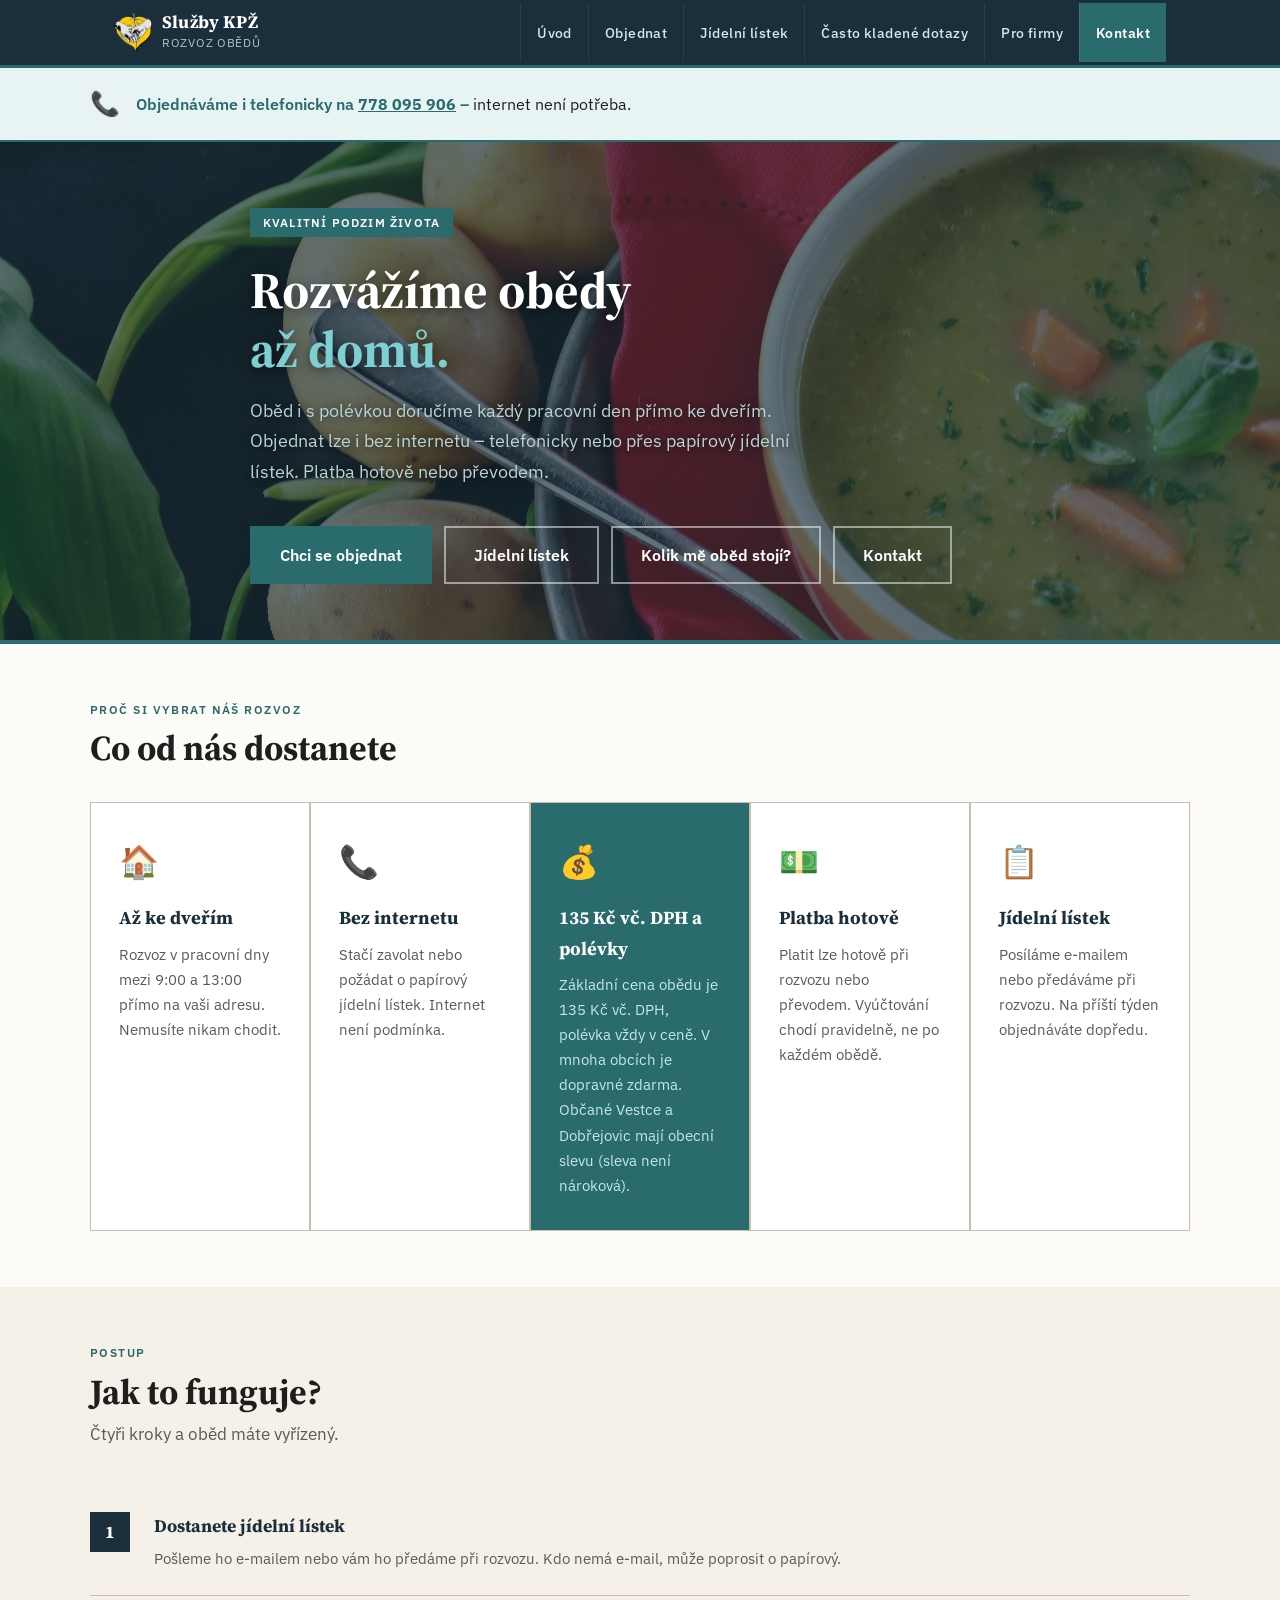
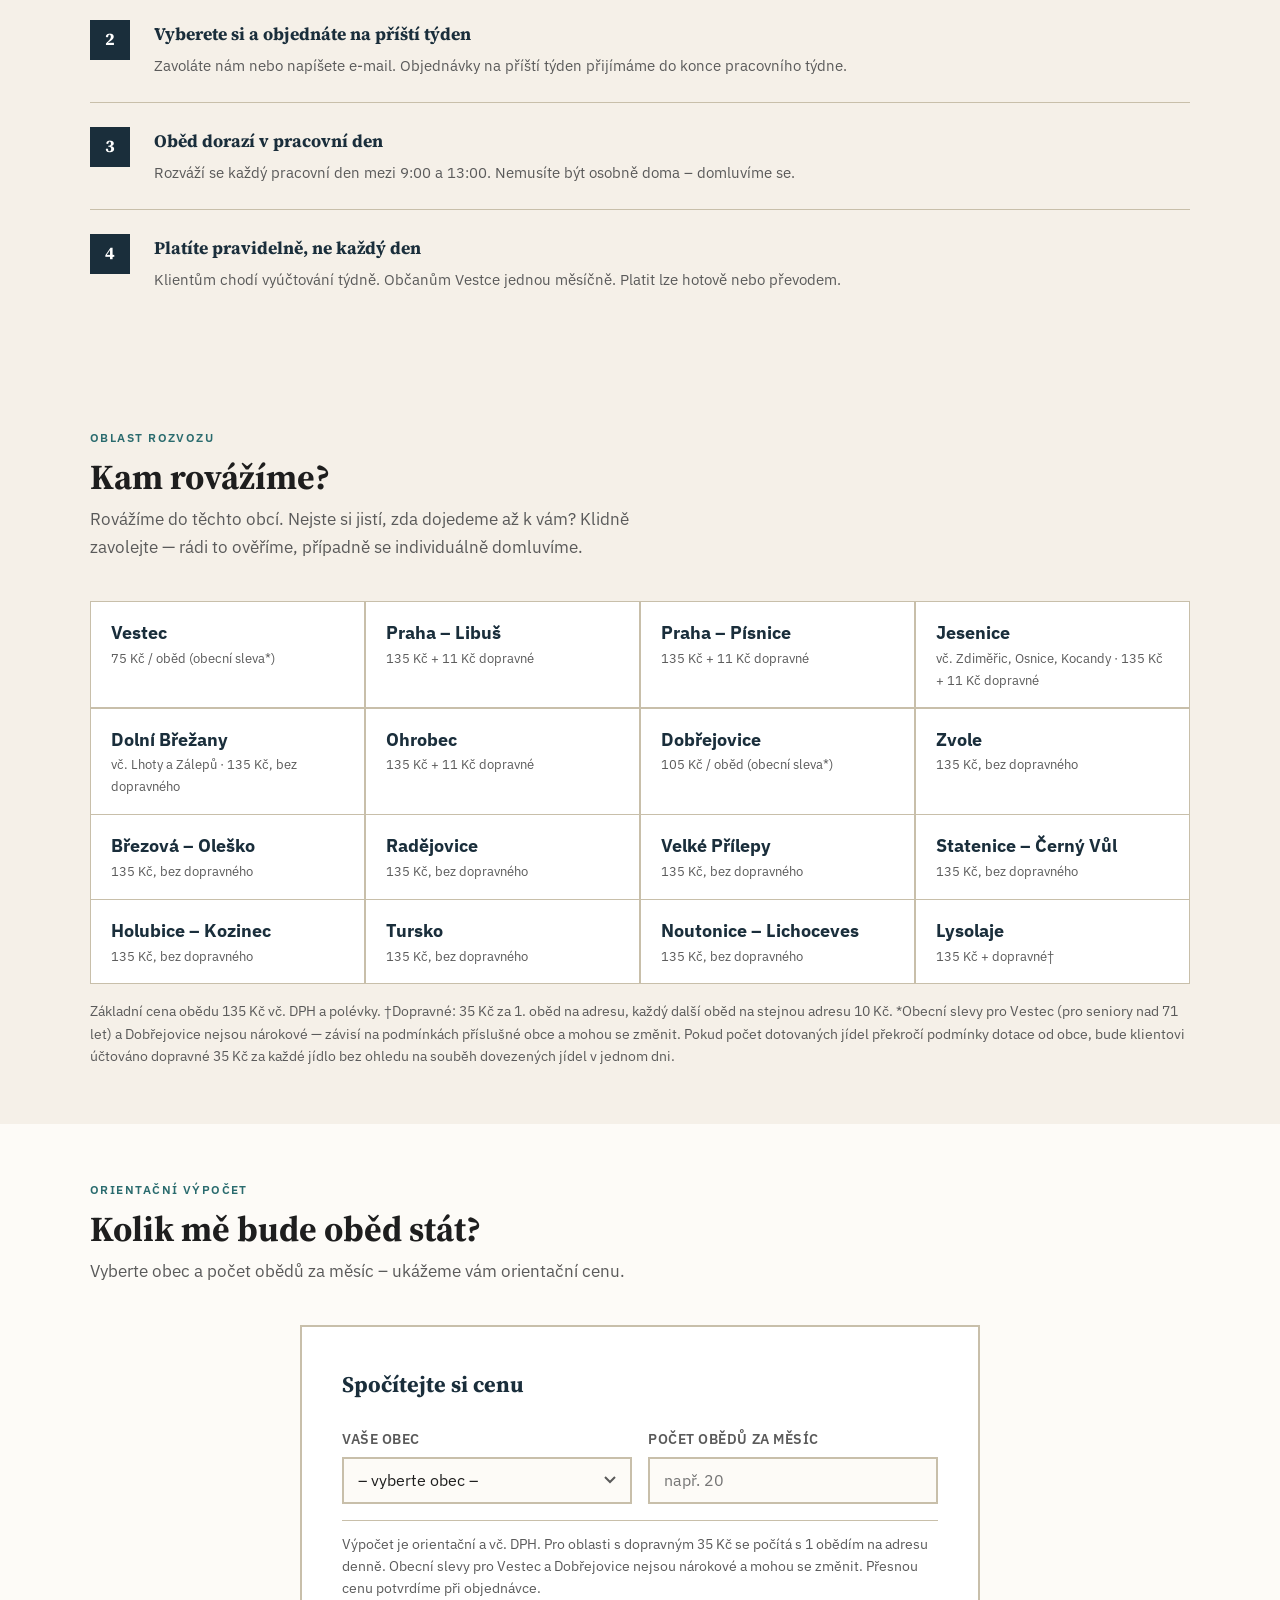
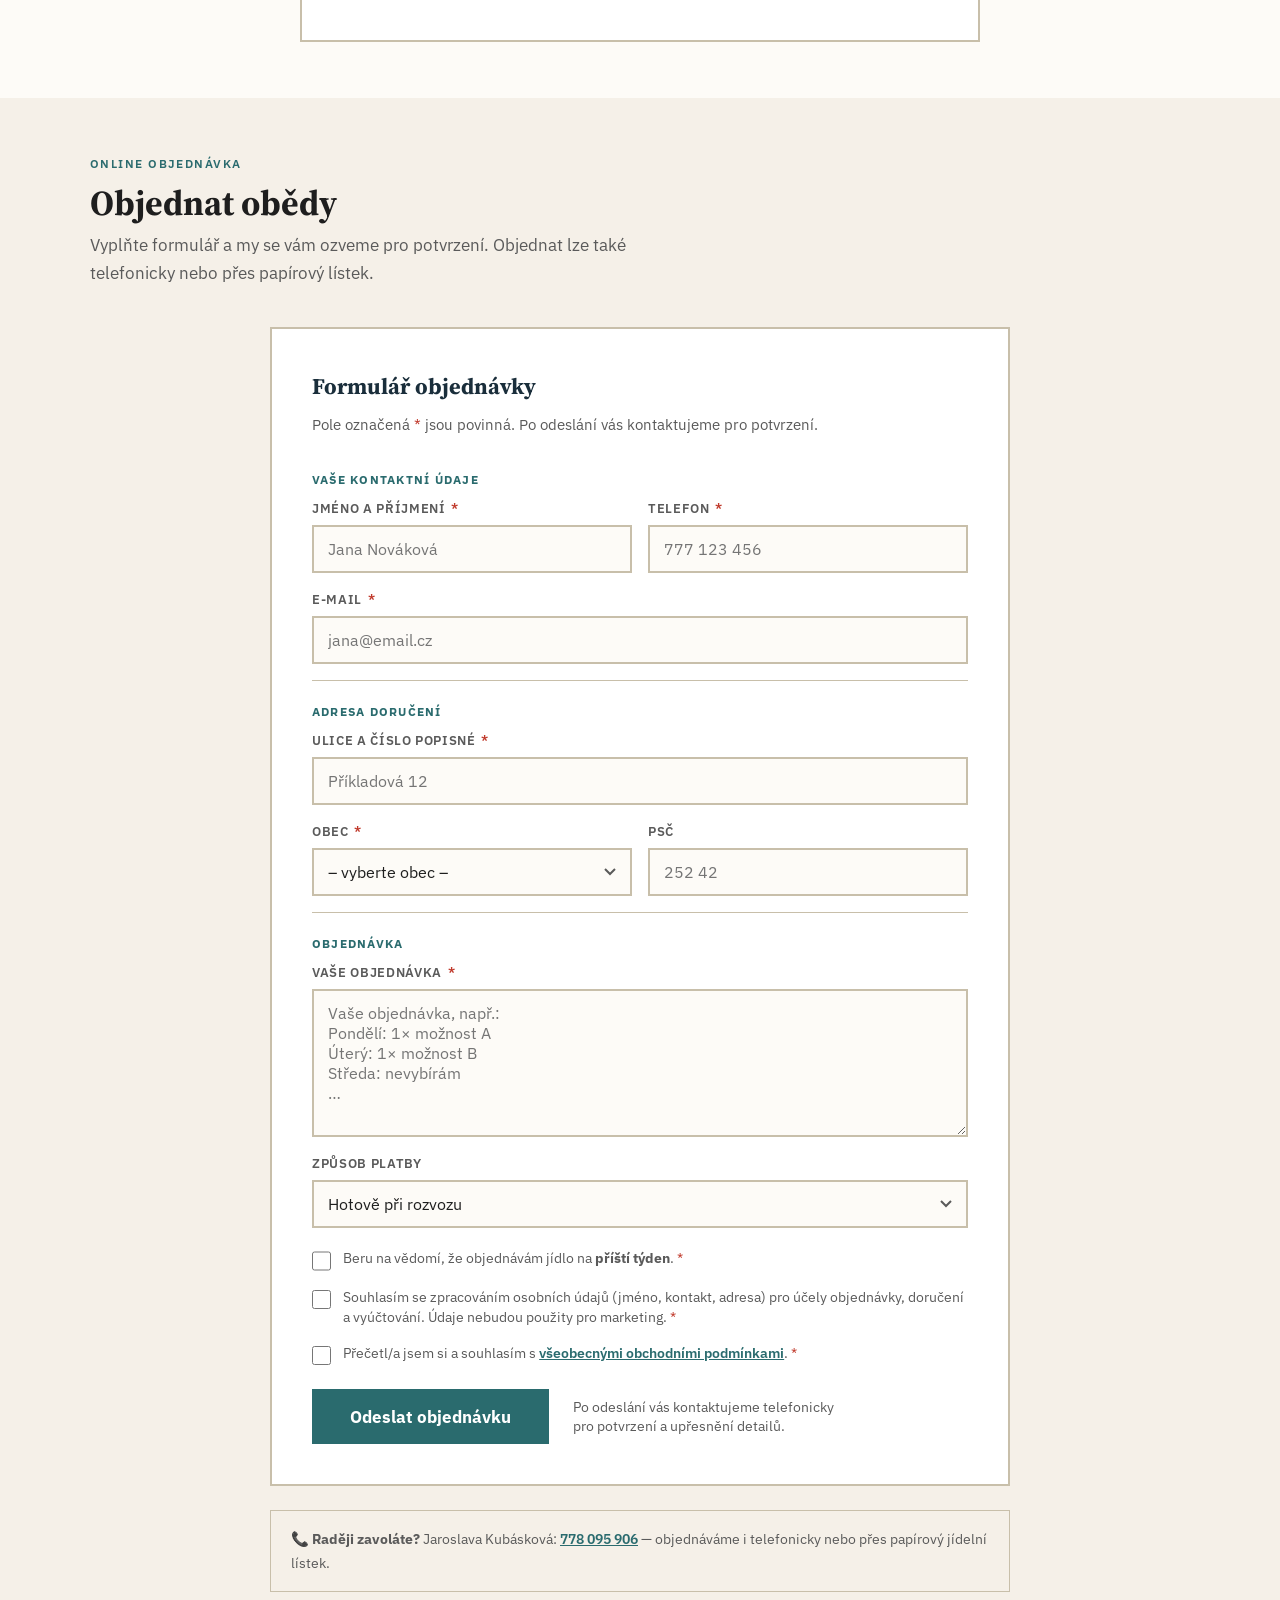
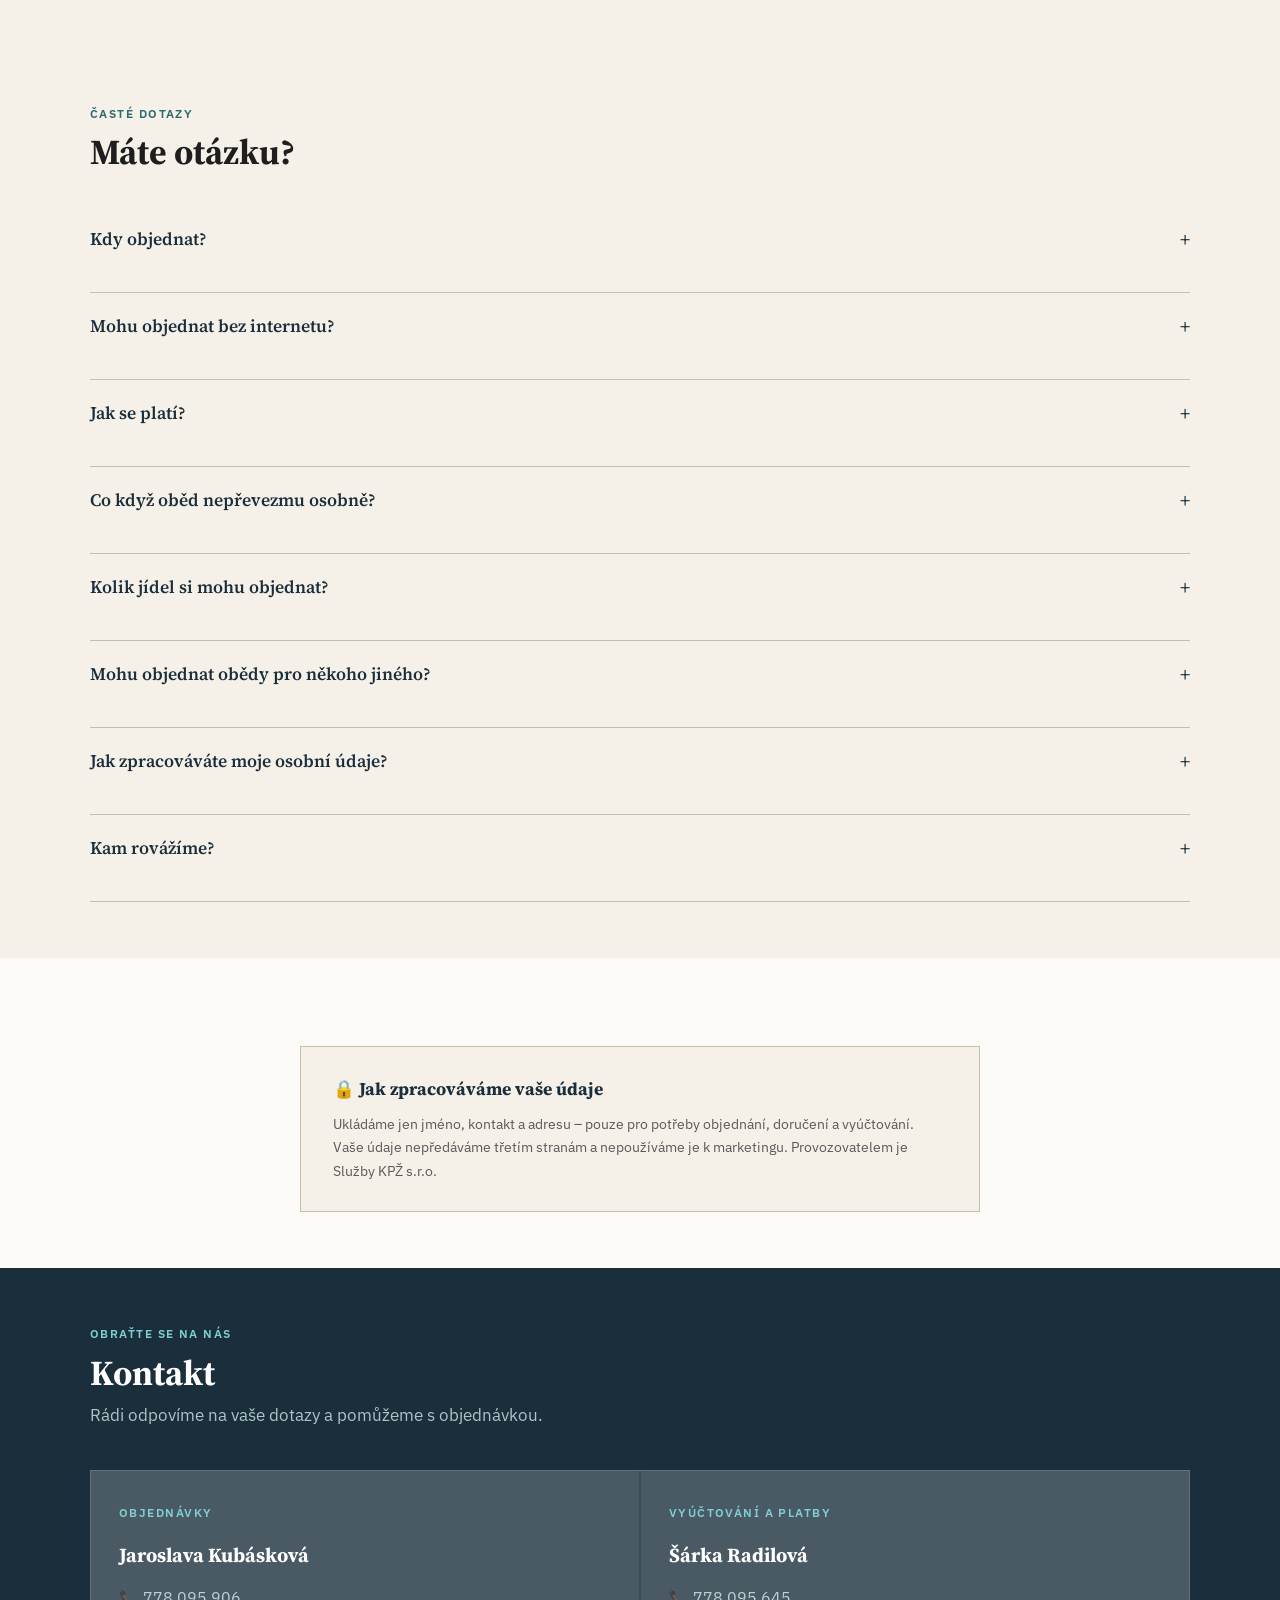
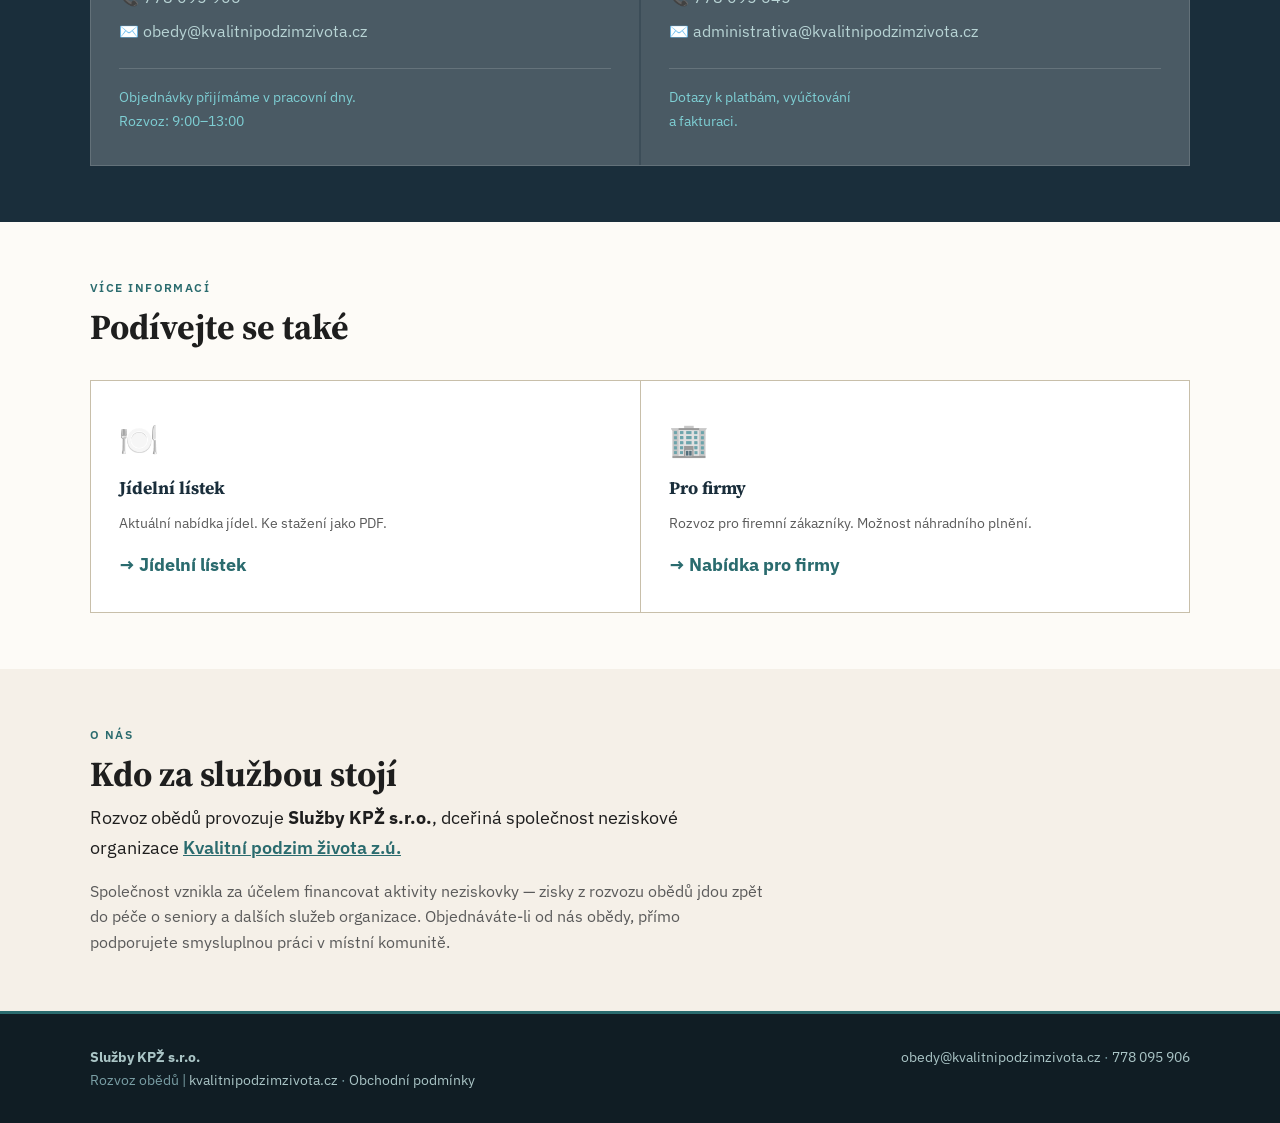
<file: index.html>
<!DOCTYPE html>
<html lang="cs">
<head>
<meta charset="UTF-8">
<meta name="viewport" content="width=device-width, initial-scale=1.0">
<title>Rozvoz obědů | Služby KPŽ – Kvalitní podzim života</title>
<link rel="preconnect" href="https://fonts.googleapis.com">
<link rel="preconnect" href="https://fonts.gstatic.com" crossorigin>
<link href="https://fonts.googleapis.com/css2?family=Source+Serif+4:ital,opsz,wght@0,8..60,400;0,8..60,600;0,8..60,700;1,8..60,400&family=IBM+Plex+Sans:wght@400;500;600&display=swap" rel="stylesheet">
<link rel="stylesheet" href="assets/css/style.css">
<link rel="icon" type="image/png" href="assets/img/logo-kpz.png">
</head>
<body class="page-index">

<!-- NAV -->
<nav class="site-nav" aria-label="Hlavní navigace">
  <div class="nav-inner">
    <a href="index.html" class="nav-logo" aria-label="KPŽ – úvod">
      <img src="assets/img/logo-kpz.png" alt="Logo KPŽ" class="nav-logo-img">
      <span class="nav-logo-text">
        <span>Služby KPŽ</span>
        <span>Rozvoz obědů</span>
      </span>
    </a>
    <ul class="nav-links" role="list">
      <li><a href="index.html">Úvod</a></li>
      <li><a href="#objednat">Objednat</a></li>
      <li><a href="jidelni-listek.html">Jídelní lístek</a></li>
      <li><a href="#faq">Často kladené dotazy</a></li>
      <li><a href="firmy.html">Pro firmy</a></li>
      <li><a href="#kontakt" class="nav-cta">Kontakt</a></li>
    </ul>
    <button class="nav-hamburger" aria-label="Otevřít menu" aria-expanded="false" onclick="toggleMenu(this)">
      <span></span><span></span><span></span>
    </button>
  </div>
  <div class="nav-mobile" id="nav-mobile" role="navigation" aria-label="Mobilní menu">
    <a href="index.html" onclick="closeMenu()" style="font-weight:700;color:#fff;">← Úvod</a>
    <a href="#objednat" onclick="closeMenu()">Objednat</a>
    <a href="jidelni-listek.html" onclick="closeMenu()">Jídelní lístek</a>
    <a href="#faq" onclick="closeMenu()">Často kladené dotazy</a>
    <a href="firmy.html" onclick="closeMenu()">Pro firmy</a>
    <a href="#kontakt" class="nav-cta" onclick="closeMenu()">Kontakt</a>
  </div>
</nav>

<!-- NOTICE BAR -->
<div class="notice-bar" role="note">
  <div class="notice-inner">
    <span class="notice-icon">📞</span>
    <p class="notice-text">
      Objednáváme i telefonicky na <a href="tel:778095906" style="color:var(--teal);font-weight:700;">778 095 906</a> –
      <span>internet není potřeba.</span>
    </p>
  </div>
</div>

<!-- HERO -->
<header class="hero" id="objednat">
  <div class="hero-inner">
    <span class="hero-badge">Kvalitní podzim života</span>
    <h1>Rozvážíme obědy<br><em>až domů.</em></h1>
    <p class="hero-lead">
      Oběd i s polévkou doručíme každý pracovní den přímo ke dveřím. Objednat lze i bez internetu – telefonicky nebo přes papírový jídelní lístek. Platba hotově nebo převodem.
    </p>
    <div class="hero-ctas">
      <a href="#objednat-formular" class="btn btn-primary">Chci se objednat</a>
      <a href="jidelni-listek.html" class="btn btn-outline">Jídelní lístek</a>
      <a href="#cena" class="btn btn-outline">Kolik mě oběd stojí?</a>
      <a href="#kontakt" class="btn btn-outline">Kontakt</a>
    </div>
  </div>
</header>

<!-- FEATURE CARDS -->
<section class="section" aria-label="Hlavní výhody služby">
  <div class="container">
    <p class="section-label">Proč si vybrat náš rozvoz</p>
    <h2>Co od nás dostanete</h2>
    <div class="features" role="list">
      <div class="feature-card" role="listitem">
        <span class="feature-icon" aria-hidden="true">🏠</span>
        <h3>Až ke dveřím</h3>
        <p>Rozvoz v pracovní dny mezi 9:00 a 13:00 přímo na vaši adresu. Nemusíte nikam chodit.</p>
      </div>
      <div class="feature-card" role="listitem">
        <span class="feature-icon" aria-hidden="true">📞</span>
        <h3>Bez internetu</h3>
        <p>Stačí zavolat nebo požádat o papírový jídelní lístek. Internet není podmínka.</p>
      </div>
      <div class="feature-card highlight" role="listitem">
        <span class="feature-icon" aria-hidden="true">💰</span>
        <h3>135 Kč vč. DPH a polévky</h3>
        <p>Základní cena obědu je 135 Kč vč. DPH, polévka vždy v ceně. V mnoha obcích je dopravné zdarma. Občané Vestce a Dobřejovic mají obecní slevu (sleva není nároková).</p>
      </div>
      <div class="feature-card" role="listitem">
        <span class="feature-icon" aria-hidden="true">💵</span>
        <h3>Platba hotově</h3>
        <p>Platit lze hotově při rozvozu nebo převodem. Vyúčtování chodí pravidelně, ne po každém obědě.</p>
      </div>
      <div class="feature-card" role="listitem">
        <span class="feature-icon" aria-hidden="true">📋</span>
        <h3>Jídelní lístek</h3>
        <p>Posíláme e-mailem nebo předáváme při rozvozu. Na příští týden objednáváte dopředu.</p>
      </div>
    </div>
  </div>
</section>

<!-- HOW IT WORKS -->
<section class="section section-alt" aria-labelledby="jak-to-funguje">
  <div class="container">
    <p class="section-label">Postup</p>
    <h2 id="jak-to-funguje">Jak to funguje?</h2>
    <p class="section-intro">Čtyři kroky a oběd máte vyřízený.</p>
    <div class="steps" role="list">
      <div class="step" role="listitem">
        <div class="step-num" aria-label="Krok 1">1</div>
        <div class="step-body">
          <h3>Dostanete jídelní lístek</h3>
          <p>Pošleme ho e-mailem nebo vám ho předáme při rozvozu. Kdo nemá e-mail, může poprosit o papírový.</p>
        </div>
      </div>
      <div class="step" role="listitem">
        <div class="step-num" aria-label="Krok 2">2</div>
        <div class="step-body">
          <h3>Vyberete si a objednáte na příští týden</h3>
          <p>Zavoláte nám nebo napíšete e-mail. Objednávky na příští týden přijímáme do konce pracovního týdne.</p>
        </div>
      </div>
      <div class="step" role="listitem">
        <div class="step-num" aria-label="Krok 3">3</div>
        <div class="step-body">
          <h3>Oběd dorazí v pracovní den</h3>
          <p>Rozváží se každý pracovní den mezi 9:00 a 13:00. Nemusíte být osobně doma – domluvíme se.</p>
        </div>
      </div>
      <div class="step" role="listitem">
        <div class="step-num" aria-label="Krok 4">4</div>
        <div class="step-body">
          <h3>Platíte pravidelně, ne každý den</h3>
          <p>Klientům chodí vyúčtování týdně. Občanům Vestce jednou měsíčně. Platit lze hotově nebo převodem.</p>
        </div>
      </div>
    </div>
  </div>
</section>

<!-- KAM ROZVÁŽÍ -->
<section class="section section-alt" id="kde-rozvazime" aria-labelledby="kde-heading">
  <div class="container">
    <p class="section-label">Oblast rozvozu</p>
    <h2 id="kde-heading">Kam rovážíme?</h2>
    <p class="section-intro">Rovážíme do těchto obcí. Nejste si jistí, zda dojedeme až k vám? Klidně zavolejte — rádi to ověříme, případně se individuálně domluvíme.</p>
    <div id="cenik-grid" style="display:grid;grid-template-columns:repeat(auto-fill,minmax(220px,1fr));gap:1.5px;background:var(--border);border:1.5px solid var(--border);margin-top:1.5rem;"></div>
    <p style="font-size:0.85rem;color:var(--muted);margin-top:1rem;">
      Základní cena obědu 135 Kč vč. DPH a polévky.
      †Dopravné: 35 Kč za 1. oběd na adresu, každý další oběd na stejnou adresu 10 Kč.
      *Obecní slevy pro Vestec (pro seniory nad 71 let) a Dobřejovice nejsou nárokové — závisí na podmínkách příslušné obce a mohou se změnit.
      Pokud počet dotovaných jídel překročí podmínky dotace od obce, bude klientovi účtováno dopravné 35 Kč za každé jídlo bez ohledu na souběh dovezených jídel v jednom dni.
    </p>
  </div>
</section>

<!-- PRICE CALCULATOR -->
<section class="section" id="cena" aria-labelledby="cena-heading">
  <div class="container">
    <p class="section-label">Orientační výpočet</p>
    <h2 id="cena-heading">Kolik mě bude oběd stát?</h2>
    <p class="section-intro">Vyberte obec a počet obědů za měsíc – ukážeme vám orientační cenu.</p>

    <div class="price-calc" role="form" aria-label="Kalkulačka ceny oběda">
      <h3>Spočítejte si cenu</h3>
      <div class="calc-row">
        <div class="calc-group">
          <label for="obec">Vaše obec</label>
          <select id="obec" onchange="spocitej()">
            <option value="">– vyberte obec –</option>
          </select>
        </div>
        <div class="calc-group">
          <label for="pocet">Počet obědů za měsíc</label>
          <input type="number" id="pocet" min="1" max="100" placeholder="např. 20" oninput="spocitej()">
        </div>
      </div>

      <div class="calc-result" id="result" role="status" aria-live="polite">
        <div class="calc-result-price" id="result-price"></div>
        <div class="calc-result-note" id="result-note"></div>
      </div>

      <p class="calc-note">
        Výpočet je orientační a vč. DPH. Pro oblasti s dopravným 35 Kč se počítá s 1 obědím na adresu denně.
        Obecní slevy pro Vestec a Dobřejovice nejsou nárokové a mohou se změnit. Přesnou cenu potvrdíme při objednávce.
      </p>
    </div>
  </div>
</section>

<!-- OBJEDNÁVKOVÝ FORMULÁŘ -->
<section class="section section-alt" id="objednat-formular" aria-labelledby="formular-heading">
  <div class="container">
    <p class="section-label">Online objednávka</p>
    <h2 id="formular-heading">Objednat obědy</h2>
    <p class="section-intro">Vyplňte formulář a my se vám ozveme pro potvrzení. Objednat lze také telefonicky nebo přes papírový lístek.</p>

    <div class="order-form-wrap">
      <h3>Formulář objednávky</h3>
      <p class="form-lead">Pole označená <span style="color:var(--accent);">*</span> jsou povinná. Po odeslání vás kontaktujeme pro potvrzení.</p>

      <form id="objednavka-form" novalidate>

        <p class="form-section-title" style="border-top:none; padding-top:0;">Vaše kontaktní údaje</p>

        <div class="form-row">
          <div class="form-group" id="fg-jmeno">
            <label for="jmeno">Jméno a příjmení <span class="req">*</span></label>
            <input type="text" id="jmeno" name="jmeno" autocomplete="name" placeholder="Jana Nováková">
            <span class="form-error-msg">Vyplňte prosím jméno.</span>
          </div>
          <div class="form-group" id="fg-telefon">
            <label for="telefon">Telefon <span class="req">*</span></label>
            <input type="tel" id="telefon" name="telefon" autocomplete="tel" placeholder="777 123 456">
            <span class="form-error-msg">Vyplňte prosím telefon.</span>
          </div>
        </div>

        <div class="form-row">
          <div class="form-group" id="fg-email">
            <label for="email">E-mail <span class="req">*</span></label>
            <input type="email" id="email" name="email" autocomplete="email" placeholder="jana@email.cz">
            <span class="form-error-msg">Vyplňte prosím e-mail.</span>
          </div>
        </div>

        <p class="form-section-title">Adresa doručení</p>

        <div class="form-row">
          <div class="form-group full" id="fg-ulice">
            <label for="ulice">Ulice a číslo popisné <span class="req">*</span></label>
            <input type="text" id="ulice" name="ulice" autocomplete="street-address" placeholder="Příkladová 12">
            <span class="form-error-msg">Vyplňte prosím ulici a číslo.</span>
          </div>
        </div>

        <div class="form-row">
          <div class="form-group" id="fg-obec">
            <label for="obec-form">Obec <span class="req">*</span></label>
            <select id="obec-form" name="obec">
              <option value="">– vyberte obec –</option>
            </select>
            <span class="form-error-msg">Vyberte prosím obec.</span>
          </div>
          <div class="form-group">
            <label for="psc">PSČ</label>
            <input type="text" id="psc" name="psc" autocomplete="postal-code" placeholder="252 42" maxlength="6">
          </div>
        </div>

        <p class="form-section-title">Objednávka</p>

        <div class="form-row">
          <div class="form-group full" id="fg-objednavka">
            <label for="objednavka">Vaše objednávka <span class="req">*</span></label>
            <textarea id="objednavka" name="objednavka" rows="6"
              placeholder="Vaše objednávka, např.:&#10;Pondělí: 1× možnost A&#10;Úterý: 1× možnost B&#10;Středa: nevybírám&#10;…"></textarea>
            <span class="form-error-msg">Vyplňte prosím objednávku.</span>
          </div>
        </div>

        <div class="form-row">
          <div class="form-group">
            <label for="platba">Způsob platby</label>
            <select id="platba" name="platba">
              <option value="hotove">Hotově při rozvozu</option>
              <option value="prevod">Bankovní převod</option>
              <option value="nevim">Nevím, chci poradit</option>
            </select>
          </div>
        </div>

        <div class="form-checkbox-row" style="margin-top:1.25rem;">
          <input type="checkbox" id="pristi-tyden" name="pristi_tyden">
          <label for="pristi-tyden">
            Beru na vědomí, že objednávám jídlo na <strong>příští týden</strong>. <span style="color:var(--accent);">*</span>
          </label>
        </div>
        <div id="fg-pristi-tyden-err" style="font-size:0.82rem;color:var(--accent);display:none;margin-bottom:0.25rem;">Potvrďte prosím, že objednáváte na příští týden.</div>

        <div class="form-checkbox-row">
          <input type="checkbox" id="souhlas" name="souhlas">
          <label for="souhlas">
            Souhlasím se zpracováním osobních údajů (jméno, kontakt, adresa) pro účely objednávky, doručení a vyúčtování. Údaje nebudou použity pro marketing. <span style="color:var(--accent);">*</span>
          </label>
        </div>
        <div id="fg-souhlas-err" style="font-size:0.82rem;color:var(--accent);display:none;margin-bottom:0.5rem;">Prosím potvrďte souhlas se zpracováním údajů.</div>

        <div class="form-checkbox-row">
          <input type="checkbox" id="vop" name="vop">
          <label for="vop">
            Přečetl/a jsem si a souhlasím s <a href="vop.html" target="_blank" style="color:var(--teal);font-weight:600;">všeobecnými obchodními podmínkami</a>. <span style="color:var(--accent);">*</span>
          </label>
        </div>
        <div id="fg-vop-err" style="font-size:0.82rem;color:var(--accent);display:none;margin-bottom:0.5rem;">Prosím potvrďte souhlas s obchodními podmínkami.</div>

        <div class="form-submit">
          <button type="submit" class="btn-submit">Odeslat objednávku</button>
          <p class="form-submit-note">
            Po odeslání vás kontaktujeme telefonicky<br>pro potvrzení a upřesnění detailů.
          </p>
        </div>

        <div class="form-success" id="form-success" role="alert">
          Otevřel se váš e-mailový klient – zkontrolujte zprávu a odešlete ji.
        </div>

      </form>
    </div>

    <div style="margin-top:1.5rem; padding:1rem 1.25rem; background:var(--warm); border:1.5px solid var(--border); font-size:0.9rem; color:var(--muted); max-width:740px; margin-left:auto; margin-right:auto;">
      📞 <strong>Raději zavoláte?</strong> Jaroslava Kubásková: <a href="tel:778095906" style="color:var(--teal);font-weight:600;">778 095 906</a> — objednáváme i telefonicky nebo přes papírový jídelní lístek.
    </div>
  </div>
</section>

<!-- FAQ -->
<section class="section section-alt" id="faq" aria-labelledby="faq-heading">
  <div class="container">
    <p class="section-label">Časté dotazy</p>
    <h2 id="faq-heading">Máte otázku?</h2>
    <div class="faq" role="list">
      <div class="faq-item" role="listitem">
        <button class="faq-q" aria-expanded="false" onclick="toggleFaq(this)">
          Kdy objednat? <span class="faq-icon" aria-hidden="true">+</span>
        </button>
        <div class="faq-a">
          Objednávky podávejte na příští týden – nejpozději do konce aktuálního pracovního týdne. Jídelní lístek dostanete e-mailem nebo při rozvozu.
        </div>
      </div>
      <div class="faq-item" role="listitem">
        <button class="faq-q" aria-expanded="false" onclick="toggleFaq(this)">
          Mohu objednat bez internetu? <span class="faq-icon" aria-hidden="true">+</span>
        </button>
        <div class="faq-a">
          Ano. Zavolejte nám na číslo 778 095 906 nebo požádejte o papírový jídelní lístek. Internet ani e-mail nejsou nutné.
        </div>
      </div>
      <div class="faq-item" role="listitem">
        <button class="faq-q" aria-expanded="false" onclick="toggleFaq(this)">
          Jak se platí? <span class="faq-icon" aria-hidden="true">+</span>
        </button>
        <div class="faq-a">
          Platba hotově nebo bankovním převodem. Nevystavujeme fakturu po každém obědě – vyúčtování chodí klientům týdně, občanům Vestce jednou měsíčně.
        </div>
      </div>
      <div class="faq-item" role="listitem">
        <button class="faq-q" aria-expanded="false" onclick="toggleFaq(this)">
          Co když oběd nepřevezmu osobně? <span class="faq-icon" aria-hidden="true">+</span>
        </button>
        <div class="faq-a">
          Nevadí. Domluvíme se předem – například oběd zanecháme na dohodnutém místě nebo předáme jinému člověku v domácnosti.
        </div>
      </div>
      <div class="faq-item" role="listitem">
        <button class="faq-q" aria-expanded="false" onclick="toggleFaq(this)">
          Kolik jídel si mohu objednat? <span class="faq-icon" aria-hidden="true">+</span>
        </button>
        <div class="faq-a">
          Neomezený počet. Při větším počtu jídel na jednu adresu navíc vychází doprava výhodněji — rádi vám podmínky upřesníme.
        </div>
      </div>
      <div class="faq-item" role="listitem">
        <button class="faq-q" aria-expanded="false" onclick="toggleFaq(this)">
          Mohu objednat obědy pro někoho jiného? <span class="faq-icon" aria-hidden="true">+</span>
        </button>
        <div class="faq-a">
          Ano. Obědy lze objednat pro rodinného příslušníka, souseda nebo kohokoliv jiného. Stačí uvést jeho jméno a adresu doručení. Oběd nevydáváme — zanecháme ho na dohodnutém místě nebo předáme přímo.
        </div>
      </div>
      <div class="faq-item" role="listitem">
        <button class="faq-q" aria-expanded="false" onclick="toggleFaq(this)">
          Jak zpracováváte moje osobní údaje? <span class="faq-icon" aria-hidden="true">+</span>
        </button>
        <div class="faq-a">
          Ukládáme pouze jméno, kontakt a adresu potřebné pro objednání, doručení a vyúčtování. Vaše údaje neposkytujem třetím stranám ani je nepoužíváme k marketingu.
        </div>
      </div>
      <div class="faq-item" role="listitem">
        <button class="faq-q" aria-expanded="false" onclick="toggleFaq(this)">
          Kam rovážíme? <span class="faq-icon" aria-hidden="true">+</span>
        </button>
        <div class="faq-a">
          Rovážíme do těchto obcí: Vestec, Praha–Libuš, Praha–Písnice, Jesenice (vč. Zdiměřic, Osnice, Kocandy), Dolní Břežany (vč. Lhoty a Zálepů), Ohrobec, Dobřejovice, Zvole, Březová–Oleško, Radějovice, Velké Přílepy, Statenice–Černý Vůl, Holubice–Kozinec, Tursko, Noutonice–Lichoceves a Lysolaje. Pokud vaše obec není v seznamu, zavolejte nám — rádi se domluvíme.
        </div>
      </div>
    </div>
  </div>
</section>

<!-- GDPR -->
<section class="section" aria-label="Ochrana osobních údajů">
  <div class="container">
    <div class="gdpr-box" role="note">
      <h3>🔒 Jak zpracováváme vaše údaje</h3>
      <p>
        Ukládáme jen jméno, kontakt a adresu – pouze pro potřeby objednání, doručení a vyúčtování.
        Vaše údaje nepředáváme třetím stranám a nepoužíváme je k marketingu.
        Provozovatelem je Služby KPŽ s.r.o.
      </p>
    </div>
  </div>
</section>

<!-- KONTAKT -->
<section class="section section-dark" id="kontakt" aria-labelledby="kontakt-heading">
  <div class="container">
    <p class="section-label">Obraťte se na nás</p>
    <h2 id="kontakt-heading" style="color:#fff;">Kontakt</h2>
    <p class="section-intro">Rádi odpovíme na vaše dotazy a pomůžeme s objednávkou.</p>
    <div class="contact-grid" role="list">
      <div class="contact-card" role="listitem">
        <h3>Objednávky</h3>
        <div class="name">Jaroslava Kubásková</div>
        <div class="contact-item"><a href="tel:778095906">📞 778 095 906</a></div>
        <div class="contact-item"><a href="mailto:obedy@kvalitnipodzimzivota.cz">✉️ obedy@kvalitnipodzimzivota.cz</a></div>
        <div class="contact-hours">
          Objednávky přijímáme v pracovní dny.<br>
          Rozvoz: 9:00–13:00
        </div>
      </div>
      <div class="contact-card" role="listitem">
        <h3>Vyúčtování a platby</h3>
        <div class="name">Šárka Radilová</div>
        <div class="contact-item"><a href="tel:778095645">📞 778 095 645</a></div>
        <div class="contact-item"><a href="mailto:administrativa@kvalitnipodzimzivota.cz">✉️ administrativa@kvalitnipodzimzivota.cz</a></div>
        <div class="contact-hours">
          Dotazy k platbám, vyúčtování<br>
          a fakturaci.
        </div>
      </div>
    </div>
  </div>
</section>

<!-- PAGE LINKS -->
<section class="section" aria-label="Další stránky">
  <div class="container">
    <p class="section-label">Více informací</p>
    <h2>Podívejte se také</h2>
    <div class="page-links" role="list">
      <a href="jidelni-listek.html" class="page-link-card" role="listitem">
        <span class="page-link-icon" aria-hidden="true">🍽️</span>
        <h3>Jídelní lístek</h3>
        <p>Aktuální nabídka jídel. Ke stažení jako PDF.</p>
        <span class="arrow">→ Jídelní lístek</span>
      </a>
      <a href="firmy.html" class="page-link-card" role="listitem">
        <span class="page-link-icon" aria-hidden="true">🏢</span>
        <h3>Pro firmy</h3>
        <p>Rozvoz pro firemní zákazníky. Možnost náhradního plnění.</p>
        <span class="arrow">→ Nabídka pro firmy</span>
      </a>
    </div>
  </div>
</section>

<!-- O NÁS -->
<section class="section section-alt" aria-labelledby="o-nas-heading">
  <div class="container">
    <p class="section-label">O nás</p>
    <h2 id="o-nas-heading">Kdo za službou stojí</h2>
    <div style="max-width:680px;">
      <p style="margin-bottom:1rem;">
        Rozvoz obědů provozuje <strong>Služby KPŽ s.r.o.</strong>, dceřiná společnost neziskové organizace
        <a href="https://kvalitnipodzimzivota.cz" target="_blank" rel="noopener noreferrer" style="color:var(--teal);font-weight:600;">Kvalitní podzim života z.ú.</a>
      </p>
      <p style="color:var(--muted);font-size:0.97rem;">
        Společnost vznikla za účelem financovat aktivity neziskovky — zisky z rozvozu obědů jdou zpět do péče o seniory a dalších služeb organizace. Objednáváte-li od nás obědy, přímo podporujete smysluplnou práci v místní komunitě.
      </p>
    </div>
  </div>
</section>

<!-- FOOTER -->
<footer class="site-footer">
  <div class="footer-inner">
    <div>
      <strong style="color:#aac5c6;">Služby KPŽ s.r.o.</strong><br>
      Rozvoz obědů | <a href="https://kvalitnipodzimzivota.cz">kvalitnipodzimzivota.cz</a> ·
      <a href="vop.html">Obchodní podmínky</a>
    </div>
    <div>
      <a href="mailto:obedy@kvalitnipodzimzivota.cz">obedy@kvalitnipodzimzivota.cz</a> ·
      <a href="tel:778095906">778 095 906</a>
    </div>
  </div>
</footer>

<script src="assets/js/main.js"></script>
<script src="assets/js/index.js"></script>
</body>
</html>
</file>
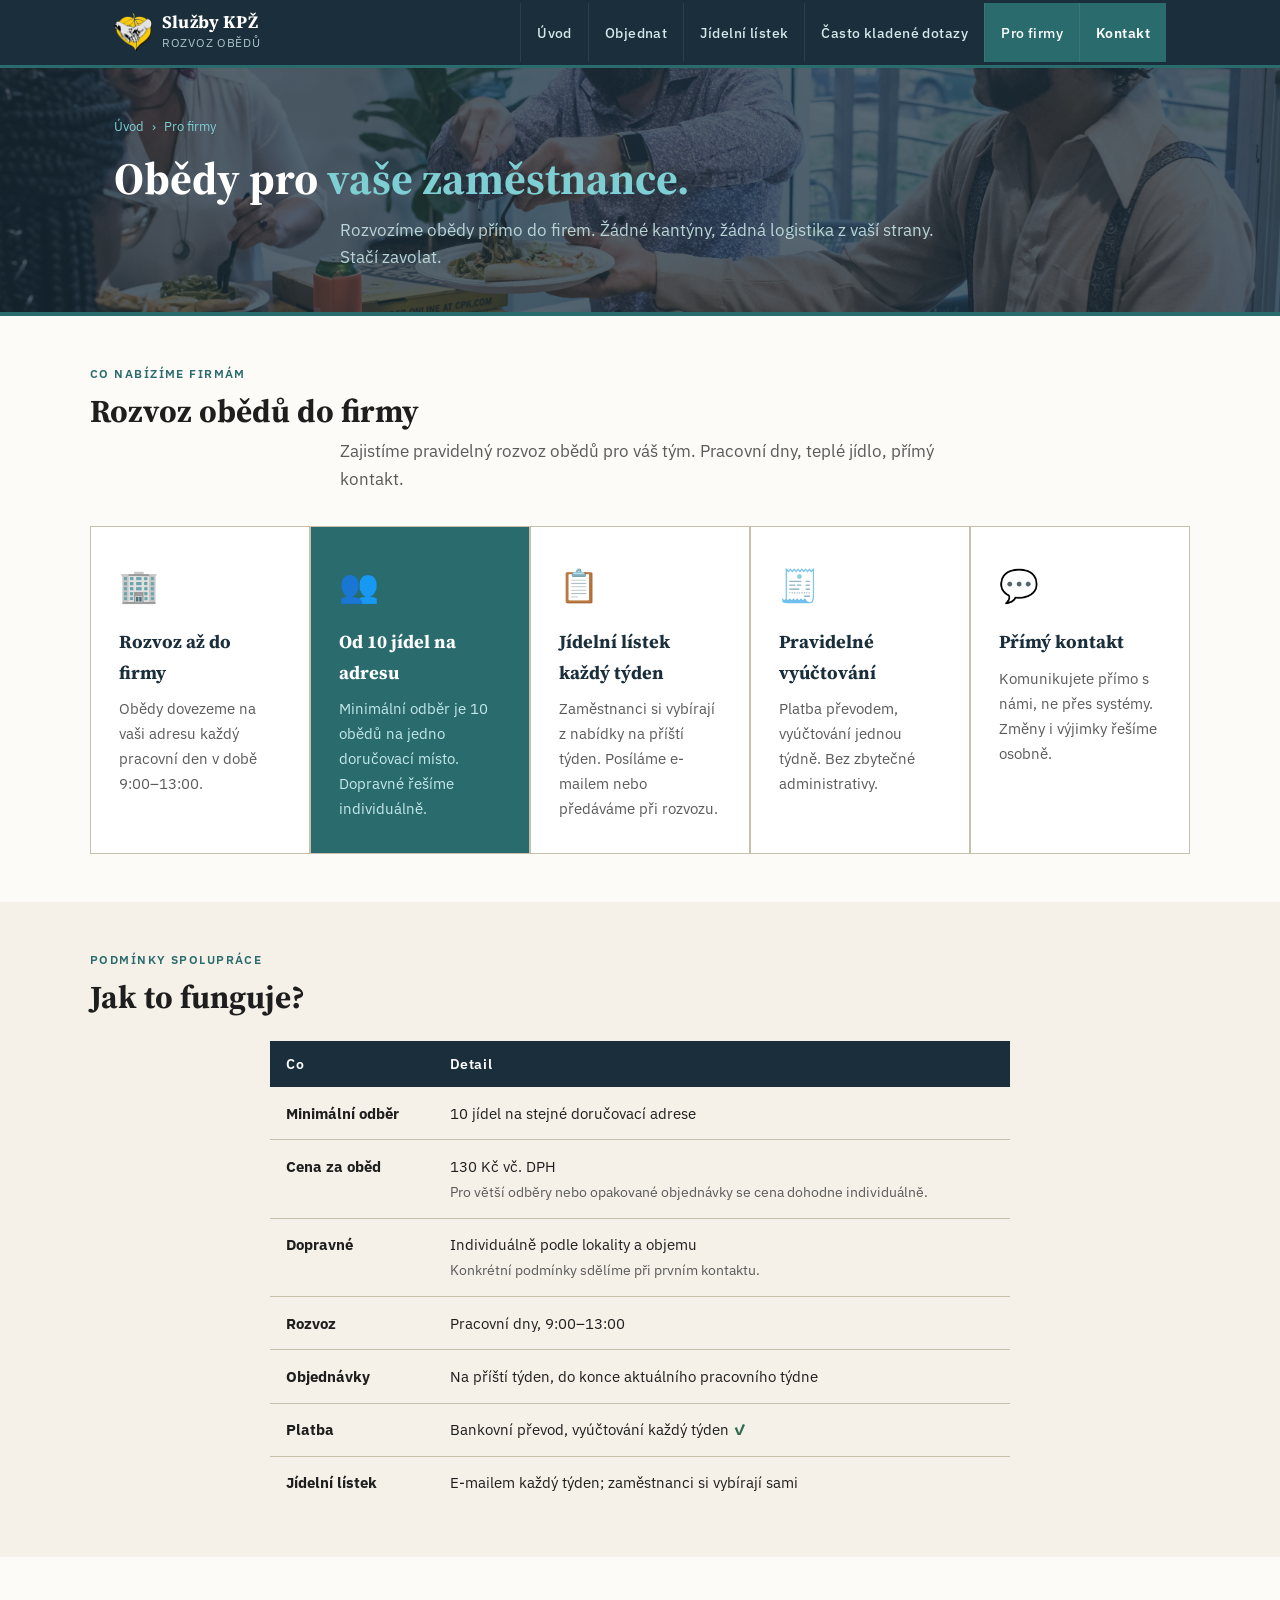
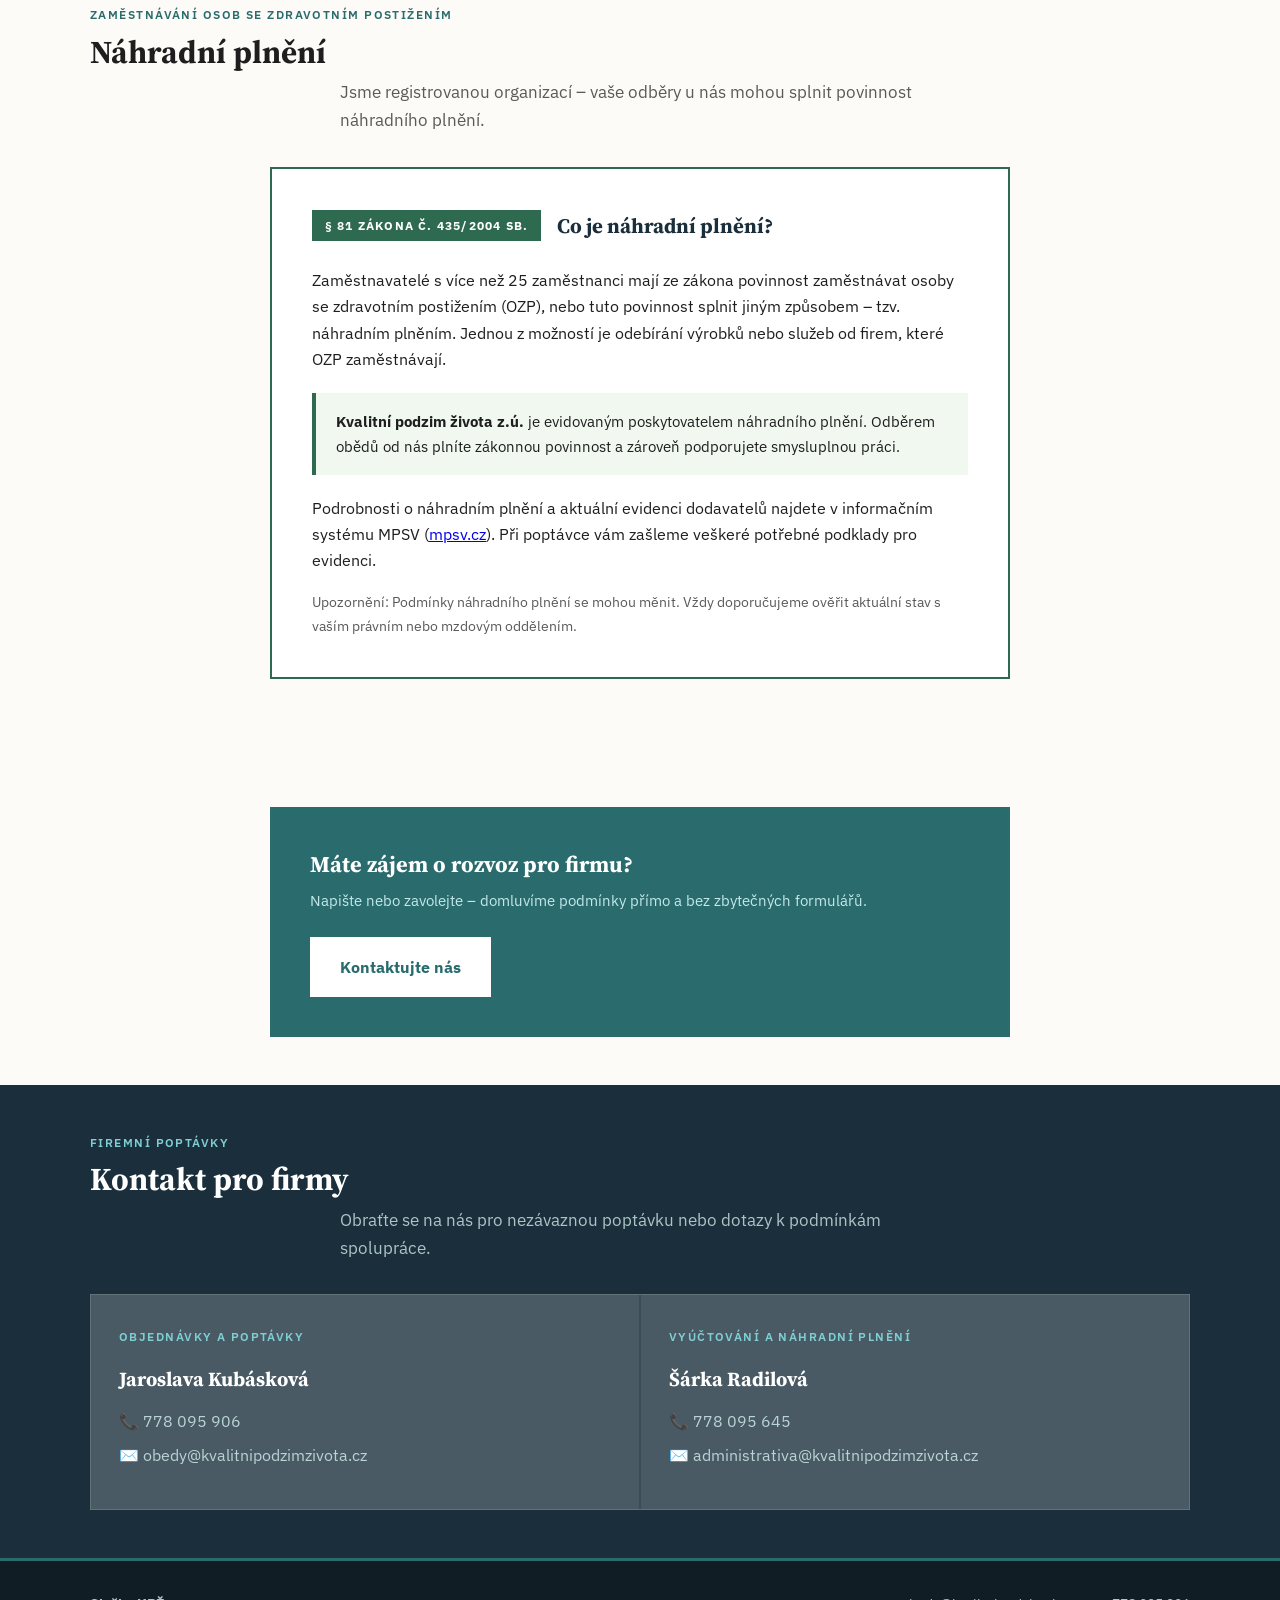
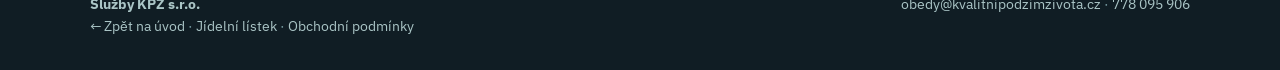
<file: firmy.html>
<!DOCTYPE html>
<html lang="cs">
<head>
<meta charset="UTF-8">
<meta name="viewport" content="width=device-width, initial-scale=1.0">
<title>Rozvoz obědů pro firmy | Služby KPŽ</title>
<link rel="preconnect" href="https://fonts.googleapis.com">
<link rel="preconnect" href="https://fonts.gstatic.com" crossorigin>
<link href="https://fonts.googleapis.com/css2?family=Source+Serif+4:ital,opsz,wght@0,8..60,400;0,8..60,600;0,8..60,700;1,8..60,400&family=IBM+Plex+Sans:wght@400;500;600&display=swap" rel="stylesheet">
<link rel="stylesheet" href="assets/css/style.css">
<link rel="icon" type="image/png" href="assets/img/logo-kpz.png">
</head>
<body class="page-firmy">

<nav class="site-nav">
  <div class="nav-inner">
    <a href="index.html" class="nav-logo">
      <img src="assets/img/logo-kpz.png" alt="Logo KPŽ" class="nav-logo-img">
      <span class="nav-logo-text">
        <span>Služby KPŽ</span>
        <span>Rozvoz obědů</span>
      </span>
    </a>
    <ul class="nav-links">
      <li><a href="index.html">Úvod</a></li>
      <li><a href="index.html#objednat-formular">Objednat</a></li>
      <li><a href="jidelni-listek.html">Jídelní lístek</a></li>
      <li><a href="index.html#faq">Často kladené dotazy</a></li>
      <li><a href="firmy.html" class="active">Pro firmy</a></li>
      <li><a href="#kontakt" class="nav-cta">Kontakt</a></li>
    </ul>
    <button class="nav-hamburger" aria-label="Otevřít menu" aria-expanded="false" onclick="toggleMenu(this)">
      <span></span><span></span><span></span>
    </button>
  </div>
  <div class="nav-mobile" id="nav-mobile">
    <a href="index.html" onclick="closeMenu()" style="font-weight:700;color:#fff;">← Úvod</a>
    <a href="index.html#objednat-formular" onclick="closeMenu()">Objednat</a>
    <a href="jidelni-listek.html" onclick="closeMenu()">Jídelní lístek</a>
    <a href="index.html#faq" onclick="closeMenu()">Často kladené dotazy</a>
    <a href="firmy.html" onclick="closeMenu()">Pro firmy</a>
    <a href="#kontakt" class="nav-cta" onclick="closeMenu()">Kontakt</a>
  </div>
</nav>

<header class="page-header">
  <div class="page-header-inner">
    <div class="breadcrumb">
      <a href="index.html">Úvod</a> <span>›</span> Pro firmy
    </div>
    <h1>Obědy pro <em>vaše zaměstnance.</em></h1>
    <p class="page-header-lead">
      Rozvozíme obědy přímo do firem. Žádné kantýny, žádná logistika z vaší strany. Stačí zavolat.
    </p>
  </div>
</header>

<!-- PŘEHLED -->
<section class="section">
  <div class="container">
    <p class="section-label">Co nabízíme firmám</p>
    <h2>Rozvoz obědů do firmy</h2>
    <p class="section-intro">
      Zajistíme pravidelný rozvoz obědů pro váš tým. Pracovní dny, teplé jídlo, přímý kontakt.
    </p>
    <div class="features" role="list">
      <div class="feature-card" role="listitem">
        <span class="feature-icon" aria-hidden="true">🏢</span>
        <h3>Rozvoz až do firmy</h3>
        <p>Obědy dovezeme na vaši adresu každý pracovní den v době 9:00–13:00.</p>
      </div>
      <div class="feature-card highlight" role="listitem">
        <span class="feature-icon" aria-hidden="true">👥</span>
        <h3>Od 10 jídel na adresu</h3>
        <p>Minimální odběr je 10 obědů na jedno doručovací místo. Dopravné řešíme individuálně.</p>
      </div>
      <div class="feature-card" role="listitem">
        <span class="feature-icon" aria-hidden="true">📋</span>
        <h3>Jídelní lístek každý týden</h3>
        <p>Zaměstnanci si vybírají z nabídky na příští týden. Posíláme e-mailem nebo předáváme při rozvozu.</p>
      </div>
      <div class="feature-card" role="listitem">
        <span class="feature-icon" aria-hidden="true">🧾</span>
        <h3>Pravidelné vyúčtování</h3>
        <p>Platba převodem, vyúčtování jednou týdně. Bez zbytečné administrativy.</p>
      </div>
      <div class="feature-card" role="listitem">
        <span class="feature-icon" aria-hidden="true">💬</span>
        <h3>Přímý kontakt</h3>
        <p>Komunikujete přímo s námi, ne přes systémy. Změny i výjimky řešíme osobně.</p>
      </div>
    </div>
  </div>
</section>

<!-- PODMÍNKY -->
<section class="section section-alt">
  <div class="container">
    <p class="section-label">Podmínky spolupráce</p>
    <h2>Jak to funguje?</h2>
    <table class="cond-table" aria-label="Podmínky firemního rozvozu">
      <thead>
        <tr>
          <th>Co</th>
          <th>Detail</th>
        </tr>
      </thead>
      <tbody>
        <tr>
          <td><strong>Minimální odběr</strong></td>
          <td>10 jídel na stejné doručovací adrese</td>
        </tr>
        <tr>
          <td><strong>Cena za oběd</strong></td>
          <td>130 Kč vč. DPH<br><span class="cond-note">Pro větší odběry nebo opakované objednávky se cena dohodne individuálně.</span></td>
        </tr>
        <tr>
          <td><strong>Dopravné</strong></td>
          <td>Individuálně podle lokality a objemu<br><span class="cond-note">Konkrétní podmínky sdělíme při prvním kontaktu.</span></td>
        </tr>
        <tr>
          <td><strong>Rozvoz</strong></td>
          <td>Pracovní dny, 9:00–13:00</td>
        </tr>
        <tr>
          <td><strong>Objednávky</strong></td>
          <td>Na příští týden, do konce aktuálního pracovního týdne</td>
        </tr>
        <tr>
          <td><strong>Platba</strong></td>
          <td>Bankovní převod, vyúčtování každý týden <span class="cond-ok">✓</span></td>
        </tr>
        <tr>
          <td><strong>Jídelní lístek</strong></td>
          <td>E-mailem každý týden; zaměstnanci si vybírají sami</td>
        </tr>
      </tbody>
    </table>
  </div>
</section>

<!-- NÁHRADNÍ PLNĚNÍ -->
<section class="section" id="nahradni-plneni">
  <div class="container">
    <p class="section-label">Zaměstnávání osob se zdravotním postižením</p>
    <h2>Náhradní plnění</h2>
    <p class="section-intro">
      Jsme registrovanou organizací – vaše odběry u nás mohou splnit povinnost náhradního plnění.
    </p>

    <div class="np-box" role="note" aria-label="Informace o náhradním plnění">
      <div class="np-box-header">
        <span class="np-badge">§ 81 zákona č. 435/2004 Sb.</span>
        <h3>Co je náhradní plnění?</h3>
      </div>
      <div class="np-body">
        <p>
          Zaměstnavatelé s více než 25 zaměstnanci mají ze zákona povinnost zaměstnávat osoby se zdravotním postižením (OZP), nebo tuto povinnost splnit jiným způsobem – tzv. náhradním plněním. Jednou z možností je odebírání výrobků nebo služeb od firem, které OZP zaměstnávají.
        </p>
        <div class="np-highlight">
          <strong>Kvalitní podzim života z.ú.</strong> je evidovaným poskytovatelem náhradního plnění. Odběrem obědů od nás plníte zákonnou povinnost a zároveň podporujete smysluplnou práci.
        </div>
        <p>
          Podrobnosti o náhradním plnění a aktuální evidenci dodavatelů najdete v informačním systému MPSV
          (<a href="https://www.mpsv.cz" target="_blank" rel="noopener noreferrer">mpsv.cz</a>).
          Při poptávce vám zašleme veškeré potřebné podklady pro evidenci.
        </p>
        <p>
          Upozornění: Podmínky náhradního plnění se mohou měnit. Vždy doporučujeme ověřit aktuální stav s vaším právním nebo mzdovým oddělením.
        </p>
      </div>
    </div>
  </div>
</section>

<!-- CTA -->
<section class="section">
  <div class="container">
    <div class="cta-box" role="complementary" aria-label="Výzva k akci">
      <div>
        <h3>Máte zájem o rozvoz pro firmu?</h3>
        <p>Napište nebo zavolejte – domluvíme podmínky přímo a bez zbytečných formulářů.</p>
      </div>
      <a href="#kontakt" class="btn-white">Kontaktujte nás</a>
    </div>
  </div>
</section>

<!-- KONTAKT -->
<section class="section section-dark" id="kontakt">
  <div class="container">
    <p class="section-label">Firemní poptávky</p>
    <h2 style="color:#fff;">Kontakt pro firmy</h2>
    <p class="section-intro">Obraťte se na nás pro nezávaznou poptávku nebo dotazy k podmínkám spolupráce.</p>
    <div class="contact-grid" role="list">
      <div class="contact-card" role="listitem">
        <h3>Objednávky a poptávky</h3>
        <div class="name">Jaroslava Kubásková</div>
        <div class="contact-item"><a href="tel:778095906">📞 778 095 906</a></div>
        <div class="contact-item"><a href="mailto:obedy@kvalitnipodzimzivota.cz">✉️ obedy@kvalitnipodzimzivota.cz</a></div>
      </div>
      <div class="contact-card" role="listitem">
        <h3>Vyúčtování a náhradní plnění</h3>
        <div class="name">Šárka Radilová</div>
        <div class="contact-item"><a href="tel:778095645">📞 778 095 645</a></div>
        <div class="contact-item"><a href="mailto:administrativa@kvalitnipodzimzivota.cz">✉️ administrativa@kvalitnipodzimzivota.cz</a></div>
      </div>
    </div>
  </div>
</section>

<footer class="site-footer">
  <div class="footer-inner">
    <div>
      <strong style="color:#aac5c6;">Služby KPŽ s.r.o.</strong><br>
      <a href="index.html">← Zpět na úvod</a> ·
      <a href="jidelni-listek.html">Jídelní lístek</a> ·
      <a href="vop.html">Obchodní podmínky</a>
    </div>
    <div>
      <a href="mailto:obedy@kvalitnipodzimzivota.cz">obedy@kvalitnipodzimzivota.cz</a> ·
      <a href="tel:778095906">778 095 906</a>
    </div>
  </div>
</footer>

<script src="assets/js/main.js"></script>

</body>
</html>
</file>
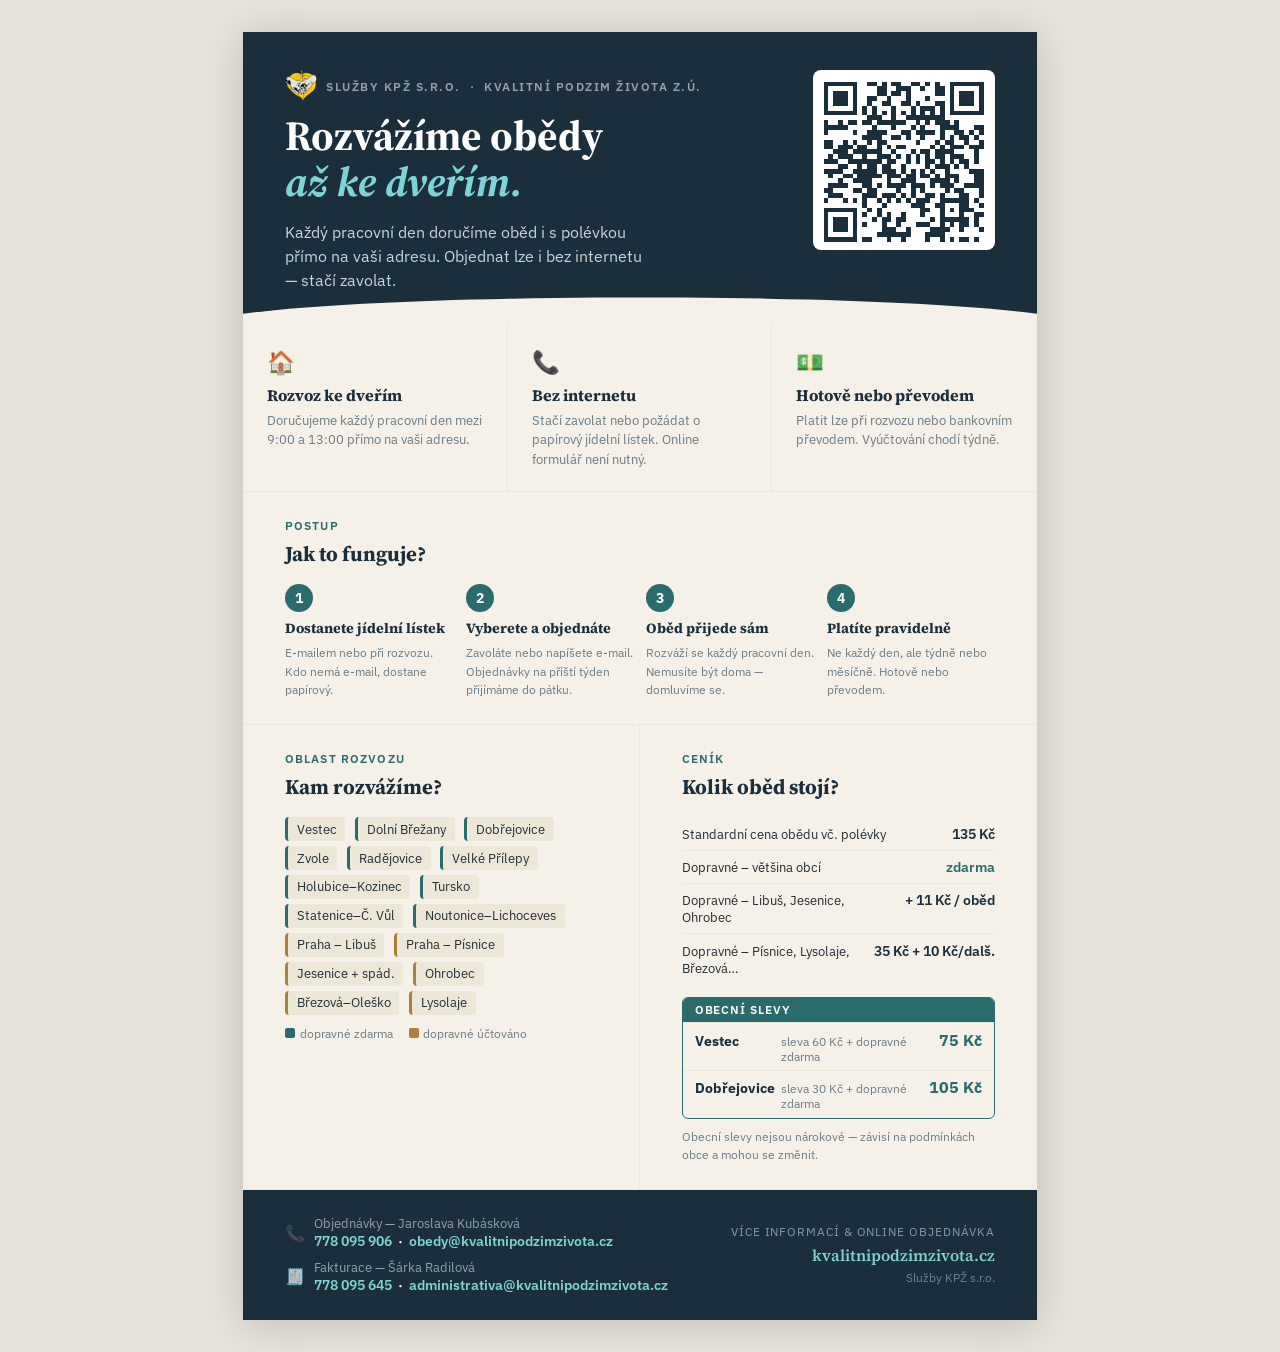
<file: flier.html>
<!DOCTYPE html>
<html lang="cs">
<head>
<meta charset="UTF-8">
<meta name="viewport" content="width=device-width, initial-scale=1.0">
<title>Leták – Rozvoz obědů | Služby KPŽ</title>
<link rel="preconnect" href="https://fonts.googleapis.com">
<link rel="preconnect" href="https://fonts.gstatic.com" crossorigin>
<link href="https://fonts.googleapis.com/css2?family=Source+Serif+4:ital,opsz,wght@0,8..60,400;0,8..60,600;0,8..60,700;1,8..60,400&family=IBM+Plex+Sans:wght@400;500;600&display=swap" rel="stylesheet">
<style>
  *, *::before, *::after { box-sizing: border-box; margin: 0; padding: 0; }

  :root {
    --navy: #1a2e3b;
    --teal: #2a6b6e;
    --teal-light: #3a8a8e;
    --cream: #f5f0e8;
    --cream-dark: #ede7d8;
    --text: #222e35;
    --muted: #6b7c85;
  }

  body {
    font-family: 'IBM Plex Sans', sans-serif;
    background: #e8e4dc;
    display: flex;
    justify-content: center;
    align-items: flex-start;
    min-height: 100vh;
    padding: 2rem;
  }

  .page {
    width: 210mm;
    min-height: 297mm;
    background: var(--cream);
    display: flex;
    flex-direction: column;
    box-shadow: 0 4px 40px rgba(0,0,0,0.18);
  }

  /* ── HEADER ─────────────────────────────────── */
  .header {
    background: var(--navy);
    color: #fff;
    padding: 2.4rem 2.6rem 2rem;
    position: relative;
    overflow: hidden;
  }
  .header::after {
    content: '';
    position: absolute;
    bottom: -1px;
    left: 0; right: 0;
    height: 28px;
    background: var(--cream);
    clip-path: ellipse(55% 100% at 50% 100%);
  }
  .header-top {
    display: flex;
    justify-content: space-between;
    align-items: flex-start;
    gap: 1rem;
  }
  .header-brand-row {
    display: flex;
    align-items: center;
    gap: 0.6rem;
    margin-bottom: 0.65rem;
  }
  .header-logo {
    width: 32px;
    height: 32px;
    object-fit: contain;
    flex-shrink: 0;
  }
  .brand {
    font-family: 'IBM Plex Sans', sans-serif;
    font-size: 0.78rem;
    font-weight: 600;
    letter-spacing: 0.12em;
    text-transform: uppercase;
    color: rgba(255,255,255,0.55);
  }
  .header h1 {
    font-family: 'Source Serif 4', serif;
    font-size: 2.6rem;
    font-weight: 700;
    line-height: 1.12;
    color: #fff;
  }
  .header h1 em {
    font-style: italic;
    color: #7dd3d6;
  }
  .header-lead {
    margin-top: 0.9rem;
    font-size: 0.97rem;
    color: rgba(255,255,255,0.78);
    max-width: 360px;
    line-height: 1.55;
  }
  .qr-box {
    background: #fff;
    border-radius: 8px;
    padding: 0.7rem 0.7rem 0.5rem;
    text-align: center;
    flex-shrink: 0;
  }
  .qr-box canvas, .qr-box img { display: block; }

  /* ── FEATURES ────────────────────────────────── */
  .features {
    display: grid;
    grid-template-columns: repeat(3, 1fr);
    gap: 0;
    border-bottom: 1.5px solid var(--cream-dark);
  }
  .feature {
    padding: 1.4rem 1.5rem;
    border-right: 1.5px solid var(--cream-dark);
  }
  .feature:last-child { border-right: none; }
  .feature-icon {
    font-size: 1.4rem;
    display: block;
    margin-bottom: 0.5rem;
  }
  .feature h3 {
    font-family: 'Source Serif 4', serif;
    font-size: 1rem;
    font-weight: 700;
    color: var(--navy);
    margin-bottom: 0.3rem;
  }
  .feature p {
    font-size: 0.81rem;
    color: var(--muted);
    line-height: 1.5;
  }

  /* ── HOW IT WORKS ────────────────────────────── */
  .section {
    padding: 1.6rem 2.6rem;
    border-bottom: 1.5px solid var(--cream-dark);
  }
  .section-label {
    font-size: 0.72rem;
    font-weight: 600;
    letter-spacing: 0.1em;
    text-transform: uppercase;
    color: var(--teal);
    margin-bottom: 0.4rem;
  }
  .section h2 {
    font-family: 'Source Serif 4', serif;
    font-size: 1.3rem;
    font-weight: 700;
    color: var(--navy);
    margin-bottom: 1rem;
  }
  .steps {
    display: grid;
    grid-template-columns: repeat(4, 1fr);
    gap: 0.8rem;
  }
  .step {
    display: flex;
    flex-direction: column;
    gap: 0.4rem;
  }
  .step-num {
    width: 28px;
    height: 28px;
    border-radius: 50%;
    background: var(--teal);
    color: #fff;
    font-size: 0.85rem;
    font-weight: 700;
    display: flex;
    align-items: center;
    justify-content: center;
    flex-shrink: 0;
  }
  .step h4 {
    font-family: 'Source Serif 4', serif;
    font-size: 0.88rem;
    font-weight: 700;
    color: var(--navy);
    line-height: 1.3;
  }
  .step p {
    font-size: 0.77rem;
    color: var(--muted);
    line-height: 1.5;
  }

  /* ── AREAS + PRICE ───────────────────────────── */
  .two-col {
    display: grid;
    grid-template-columns: 1fr 1fr;
    gap: 0;
    border-bottom: 1.5px solid var(--cream-dark);
  }
  .two-col .section {
    border-bottom: none;
    border-right: 1.5px solid var(--cream-dark);
  }
  .two-col .section:last-child { border-right: none; }

  .areas-list {
    list-style: none;
    display: flex;
    flex-wrap: wrap;
    gap: 0.35rem 0.6rem;
  }
  .areas-list li {
    font-size: 0.8rem;
    color: var(--text);
    background: var(--cream-dark);
    padding: 0.2rem 0.55rem;
    border-radius: 4px;
  }
  .areas-list li.free { border-left: 3px solid var(--teal); }
  .areas-list li.paid { border-left: 3px solid #b07d3a; }

  .legend {
    margin-top: 0.7rem;
    display: flex;
    gap: 1rem;
  }
  .legend-item {
    display: flex;
    align-items: center;
    gap: 0.3rem;
    font-size: 0.73rem;
    color: var(--muted);
  }
  .legend-dot {
    width: 10px;
    height: 10px;
    border-radius: 2px;
  }
  .legend-dot.free { background: var(--teal); }
  .legend-dot.paid { background: #b07d3a; }

  .price-rows { margin-top: 0.5rem; }
  .price-row {
    display: flex;
    justify-content: space-between;
    align-items: baseline;
    padding: 0.45rem 0;
    border-bottom: 1px solid var(--cream-dark);
    gap: 0.5rem;
  }
  .price-row:last-child { border-bottom: none; }
  .price-row-label {
    font-size: 0.82rem;
    color: var(--text);
    flex: 1;
  }
  .price-row-value {
    font-size: 0.88rem;
    font-weight: 600;
    color: var(--navy);
    white-space: nowrap;
  }
  .price-row-value.highlight {
    color: var(--teal);
  }
  .discount-block {
    margin-top: 0.8rem;
    border: 1.5px solid var(--teal);
    border-radius: 6px;
    overflow: hidden;
  }
  .discount-header {
    background: var(--teal);
    color: #fff;
    font-size: 0.72rem;
    font-weight: 600;
    text-transform: uppercase;
    letter-spacing: 0.08em;
    padding: 0.3rem 0.75rem;
  }
  .discount-row {
    display: flex;
    align-items: baseline;
    gap: 0.4rem;
    padding: 0.4rem 0.75rem;
    border-top: 1px solid var(--cream-dark);
  }
  .discount-row:first-of-type { border-top: none; }
  .discount-municipality {
    font-size: 0.85rem;
    font-weight: 700;
    color: var(--navy);
    min-width: 80px;
  }
  .discount-saving {
    font-size: 0.75rem;
    color: var(--muted);
    flex: 1;
  }
  .discount-final {
    font-size: 1rem;
    font-weight: 700;
    color: var(--teal);
    white-space: nowrap;
  }
  .price-note {
    margin-top: 0.6rem;
    font-size: 0.72rem;
    color: var(--muted);
    line-height: 1.5;
  }

  /* ── CONTACT / FOOTER ────────────────────────── */
  .footer {
    background: var(--navy);
    color: #fff;
    padding: 1.6rem 2.6rem;
    margin-top: auto;
    display: grid;
    grid-template-columns: 1fr auto;
    gap: 1.5rem;
    align-items: center;
  }
  .footer-contacts {
    display: flex;
    flex-direction: column;
    gap: 0.55rem;
  }
  .contact-item {
    display: flex;
    align-items: center;
    gap: 0.6rem;
  }
  .contact-icon {
    font-size: 1rem;
    opacity: 0.7;
    flex-shrink: 0;
  }
  .contact-name {
    font-size: 0.8rem;
    color: rgba(255,255,255,0.55);
  }
  .contact-value {
    font-size: 0.88rem;
    color: #fff;
    font-weight: 600;
  }
  .contact-value a {
    color: #7dd3d6;
    text-decoration: none;
  }
  .footer-cta {
    text-align: right;
  }
  .footer-cta .cta-label {
    font-size: 0.72rem;
    color: rgba(255,255,255,0.5);
    text-transform: uppercase;
    letter-spacing: 0.08em;
    margin-bottom: 0.3rem;
  }
  .footer-cta .cta-url {
    font-family: 'Source Serif 4', serif;
    font-size: 1rem;
    font-weight: 600;
    color: #7dd3d6;
  }
  .footer-cta .cta-sub {
    font-size: 0.72rem;
    color: rgba(255,255,255,0.4);
    margin-top: 0.25rem;
  }

  /* ── PRINT ───────────────────────────────────── */
  @media print {
    * { -webkit-print-color-adjust: exact !important; print-color-adjust: exact !important; }
    body { background: none; padding: 0; }
    .page { box-shadow: none; width: 100%; height: 297mm; overflow: hidden; }
    @page { size: A4 portrait; margin: 0; }
    .header { padding: 1.5rem 2.6rem 1.6rem; }
    .feature { padding: 1rem 1.5rem; }
    .section { padding: 1.1rem 2.6rem; }
    .footer { padding: 1.1rem 2.6rem; }
  }
</style>
</head>
<body>
<div class="page">

  <!-- HEADER -->
  <div class="header">
    <div class="header-top">
      <div>
        <div class="header-brand-row">
          <img src="assets/img/logo-kpz.png" alt="Logo KPŽ" class="header-logo">
          <span class="brand">Služby KPŽ s.r.o. &nbsp;·&nbsp; Kvalitní podzim života z.ú.</span>
        </div>
        <h1>Rozvážíme obědy<br><em>až ke dveřím.</em></h1>
        <p class="header-lead">Každý pracovní den doručíme oběd i s polévkou přímo na vaši adresu. Objednat lze i bez internetu — stačí zavolat.</p>
      </div>
      <div class="qr-box">
        <div id="qr-canvas"></div>
      </div>
    </div>
  </div>

  <!-- FEATURES -->
  <div class="features">
    <div class="feature">
      <span class="feature-icon">🏠</span>
      <h3>Rozvoz ke dveřím</h3>
      <p>Doručujeme každý pracovní den mezi 9:00 a 13:00 přímo na vaši adresu.</p>
    </div>
    <div class="feature">
      <span class="feature-icon">📞</span>
      <h3>Bez internetu</h3>
      <p>Stačí zavolat nebo požádat o papírový jídelní lístek. Online formulář není nutný.</p>
    </div>
    <div class="feature">
      <span class="feature-icon">💵</span>
      <h3>Hotově nebo převodem</h3>
      <p>Platit lze při rozvozu nebo bankovním převodem. Vyúčtování chodí týdně.</p>
    </div>
  </div>

  <!-- HOW IT WORKS -->
  <div class="section">
    <p class="section-label">Postup</p>
    <h2>Jak to funguje?</h2>
    <div class="steps">
      <div class="step">
        <div class="step-num">1</div>
        <h4>Dostanete jídelní lístek</h4>
        <p>E-mailem nebo při rozvozu. Kdo nemá e-mail, dostane papírový.</p>
      </div>
      <div class="step">
        <div class="step-num">2</div>
        <h4>Vyberete a objednáte</h4>
        <p>Zavoláte nebo napíšete e-mail. Objednávky na příští týden přijímáme do pátku.</p>
      </div>
      <div class="step">
        <div class="step-num">3</div>
        <h4>Oběd přijede sám</h4>
        <p>Rozváží se každý pracovní den. Nemusíte být doma — domluvíme se.</p>
      </div>
      <div class="step">
        <div class="step-num">4</div>
        <h4>Platíte pravidelně</h4>
        <p>Ne každý den, ale týdně nebo měsíčně. Hotově nebo převodem.</p>
      </div>
    </div>
  </div>

  <!-- AREAS + PRICING -->
  <div class="two-col">
    <div class="section">
      <p class="section-label">Oblast rozvozu</p>
      <h2>Kam rozvážíme?</h2>
      <ul class="areas-list">
        <li class="free">Vestec</li>
        <li class="free">Dolní Břežany</li>
        <li class="free">Dobřejovice</li>
        <li class="free">Zvole</li>
        <li class="free">Radějovice</li>
        <li class="free">Velké Přílepy</li>
        <li class="free">Holubice–Kozinec</li>
        <li class="free">Tursko</li>
        <li class="free">Statenice–Č. Vůl</li>
        <li class="free">Noutonice–Lichoceves</li>
        <li class="paid">Praha – Libuš</li>
        <li class="paid">Praha – Písnice</li>
        <li class="paid">Jesenice + spád.</li>
        <li class="paid">Ohrobec</li>
        <li class="paid">Březová–Oleško</li>
        <li class="paid">Lysolaje</li>
      </ul>
      <div class="legend">
        <div class="legend-item"><div class="legend-dot free"></div> dopravné zdarma</div>
        <div class="legend-item"><div class="legend-dot paid"></div> dopravné účtováno</div>
      </div>
    </div>

    <div class="section">
      <p class="section-label">Ceník</p>
      <h2>Kolik oběd stojí?</h2>
      <div class="price-rows">
        <div class="price-row">
          <div class="price-row-label">Standardní cena obědu vč. polévky</div>
          <div class="price-row-value">135 Kč</div>
        </div>
        <div class="price-row">
          <div class="price-row-label">Dopravné – většina obcí</div>
          <div class="price-row-value highlight">zdarma</div>
        </div>
        <div class="price-row">
          <div class="price-row-label">Dopravné – Libuš, Jesenice, Ohrobec</div>
          <div class="price-row-value">+ 11 Kč / oběd</div>
        </div>
        <div class="price-row">
          <div class="price-row-label">Dopravné – Písnice, Lysolaje, Březová…</div>
          <div class="price-row-value">35 Kč + 10 Kč/dalš.</div>
        </div>
      </div>
      <div class="discount-block">
        <div class="discount-header">Obecní slevy</div>
        <div class="discount-row">
          <div class="discount-municipality">Vestec</div>
          <div class="discount-saving">sleva 60 Kč + dopravné zdarma</div>
          <div class="discount-final">75 Kč</div>
        </div>
        <div class="discount-row">
          <div class="discount-municipality">Dobřejovice</div>
          <div class="discount-saving">sleva 30 Kč + dopravné zdarma</div>
          <div class="discount-final">105 Kč</div>
        </div>
      </div>
      <p class="price-note">Obecní slevy nejsou nárokové — závisí na podmínkách obce a mohou se změnit.</p>
    </div>
  </div>

  <!-- FOOTER / CONTACT -->
  <div class="footer">
    <div class="footer-contacts">
      <div class="contact-item">
        <span class="contact-icon">📞</span>
        <div>
          <div class="contact-name">Objednávky — Jaroslava Kubásková</div>
          <div class="contact-value"><a href="tel:778095906">778 095 906</a> &nbsp;·&nbsp; <a href="mailto:obedy@kvalitnipodzimzivota.cz">obedy@kvalitnipodzimzivota.cz</a></div>
        </div>
      </div>
      <div class="contact-item">
        <span class="contact-icon">🧾</span>
        <div>
          <div class="contact-name">Fakturace — Šárka Radilová</div>
          <div class="contact-value"><a href="tel:778095645">778 095 645</a> &nbsp;·&nbsp; <a href="mailto:administrativa@kvalitnipodzimzivota.cz">administrativa@kvalitnipodzimzivota.cz</a></div>
        </div>
      </div>
    </div>
    <div class="footer-cta">
      <div class="cta-label">Více informací &amp; online objednávka</div>
      <div class="cta-url">kvalitnipodzimzivota.cz</div>
      <div class="cta-sub">Služby KPŽ s.r.o.</div>
    </div>
  </div>

</div>
<script>var QRCode;!function(){function a(a){this.mode=c.MODE_8BIT_BYTE,this.data=a,this.parsedData=[];for(var b=[],d=0,e=this.data.length;e>d;d++){var f=this.data.charCodeAt(d);f>65536?(b[0]=240|(1835008&f)>>>18,b[1]=128|(258048&f)>>>12,b[2]=128|(4032&f)>>>6,b[3]=128|63&f):f>2048?(b[0]=224|(61440&f)>>>12,b[1]=128|(4032&f)>>>6,b[2]=128|63&f):f>128?(b[0]=192|(1984&f)>>>6,b[1]=128|63&f):b[0]=f,this.parsedData=this.parsedData.concat(b)}this.parsedData.length!=this.data.length&&(this.parsedData.unshift(191),this.parsedData.unshift(187),this.parsedData.unshift(239))}function b(a,b){this.typeNumber=a,this.errorCorrectLevel=b,this.modules=null,this.moduleCount=0,this.dataCache=null,this.dataList=[]}function i(a,b){if(void 0==a.length)throw new Error(a.length+"/"+b);for(var c=0;c<a.length&&0==a[c];)c++;this.num=new Array(a.length-c+b);for(var d=0;d<a.length-c;d++)this.num[d]=a[d+c]}function j(a,b){this.totalCount=a,this.dataCount=b}function k(){this.buffer=[],this.length=0}function m(){return"undefined"!=typeof CanvasRenderingContext2D}function n(){var a=!1,b=navigator.userAgent;return/android/i.test(b)&&(a=!0,aMat=b.toString().match(/android ([0-9]\.[0-9])/i),aMat&&aMat[1]&&(a=parseFloat(aMat[1]))),a}function r(a,b){for(var c=1,e=s(a),f=0,g=l.length;g>=f;f++){var h=0;switch(b){case d.L:h=l[f][0];break;case d.M:h=l[f][1];break;case d.Q:h=l[f][2];break;case d.H:h=l[f][3]}if(h>=e)break;c++}if(c>l.length)throw new Error("Too long data");return c}function s(a){var b=encodeURI(a).toString().replace(/\%[0-9a-fA-F]{2}/g,"a");return b.length+(b.length!=a?3:0)}a.prototype={getLength:function(){return this.parsedData.length},write:function(a){for(var b=0,c=this.parsedData.length;c>b;b++)a.put(this.parsedData[b],8)}},b.prototype={addData:function(b){var c=new a(b);this.dataList.push(c),this.dataCache=null},isDark:function(a,b){if(0>a||this.moduleCount<=a||0>b||this.moduleCount<=b)throw new Error(a+","+b);return this.modules[a][b]},getModuleCount:function(){return this.moduleCount},make:function(){this.makeImpl(!1,this.getBestMaskPattern())},makeImpl:function(a,c){this.moduleCount=4*this.typeNumber+17,this.modules=new Array(this.moduleCount);for(var d=0;d<this.moduleCount;d++){this.modules[d]=new Array(this.moduleCount);for(var e=0;e<this.moduleCount;e++)this.modules[d][e]=null}this.setupPositionProbePattern(0,0),this.setupPositionProbePattern(this.moduleCount-7,0),this.setupPositionProbePattern(0,this.moduleCount-7),this.setupPositionAdjustPattern(),this.setupTimingPattern(),this.setupTypeInfo(a,c),this.typeNumber>=7&&this.setupTypeNumber(a),null==this.dataCache&&(this.dataCache=b.createData(this.typeNumber,this.errorCorrectLevel,this.dataList)),this.mapData(this.dataCache,c)},setupPositionProbePattern:function(a,b){for(var c=-1;7>=c;c++)if(!(-1>=a+c||this.moduleCount<=a+c))for(var d=-1;7>=d;d++)-1>=b+d||this.moduleCount<=b+d||(this.modules[a+c][b+d]=c>=0&&6>=c&&(0==d||6==d)||d>=0&&6>=d&&(0==c||6==c)||c>=2&&4>=c&&d>=2&&4>=d?!0:!1)},getBestMaskPattern:function(){for(var a=0,b=0,c=0;8>c;c++){this.makeImpl(!0,c);var d=f.getLostPoint(this);(0==c||a>d)&&(a=d,b=c)}return b},createMovieClip:function(a,b,c){var d=a.createEmptyMovieClip(b,c),e=1;this.make();for(var f=0;f<this.modules.length;f++)for(var g=f*e,h=0;h<this.modules[f].length;h++){var i=h*e,j=this.modules[f][h];j&&(d.beginFill(0,100),d.moveTo(i,g),d.lineTo(i+e,g),d.lineTo(i+e,g+e),d.lineTo(i,g+e),d.endFill())}return d},setupTimingPattern:function(){for(var a=8;a<this.moduleCount-8;a++)null==this.modules[a][6]&&(this.modules[a][6]=0==a%2);for(var b=8;b<this.moduleCount-8;b++)null==this.modules[6][b]&&(this.modules[6][b]=0==b%2)},setupPositionAdjustPattern:function(){for(var a=f.getPatternPosition(this.typeNumber),b=0;b<a.length;b++)for(var c=0;c<a.length;c++){var d=a[b],e=a[c];if(null==this.modules[d][e])for(var g=-2;2>=g;g++)for(var h=-2;2>=h;h++)this.modules[d+g][e+h]=-2==g||2==g||-2==h||2==h||0==g&&0==h?!0:!1}},setupTypeNumber:function(a){for(var b=f.getBCHTypeNumber(this.typeNumber),c=0;18>c;c++){var d=!a&&1==(1&b>>c);this.modules[Math.floor(c/3)][c%3+this.moduleCount-8-3]=d}for(var c=0;18>c;c++){var d=!a&&1==(1&b>>c);this.modules[c%3+this.moduleCount-8-3][Math.floor(c/3)]=d}},setupTypeInfo:function(a,b){for(var c=this.errorCorrectLevel<<3|b,d=f.getBCHTypeInfo(c),e=0;15>e;e++){var g=!a&&1==(1&d>>e);6>e?this.modules[e][8]=g:8>e?this.modules[e+1][8]=g:this.modules[this.moduleCount-15+e][8]=g}for(var e=0;15>e;e++){var g=!a&&1==(1&d>>e);8>e?this.modules[8][this.moduleCount-e-1]=g:9>e?this.modules[8][15-e-1+1]=g:this.modules[8][15-e-1]=g}this.modules[this.moduleCount-8][8]=!a},mapData:function(a,b){for(var c=-1,d=this.moduleCount-1,e=7,g=0,h=this.moduleCount-1;h>0;h-=2)for(6==h&&h--;;){for(var i=0;2>i;i++)if(null==this.modules[d][h-i]){var j=!1;g<a.length&&(j=1==(1&a[g]>>>e));var k=f.getMask(b,d,h-i);k&&(j=!j),this.modules[d][h-i]=j,e--,-1==e&&(g++,e=7)}if(d+=c,0>d||this.moduleCount<=d){d-=c,c=-c;break}}}},b.PAD0=236,b.PAD1=17,b.createData=function(a,c,d){for(var e=j.getRSBlocks(a,c),g=new k,h=0;h<d.length;h++){var i=d[h];g.put(i.mode,4),g.put(i.getLength(),f.getLengthInBits(i.mode,a)),i.write(g)}for(var l=0,h=0;h<e.length;h++)l+=e[h].dataCount;if(g.getLengthInBits()>8*l)throw new Error("code length overflow. ("+g.getLengthInBits()+">"+8*l+")");for(g.getLengthInBits()+4<=8*l&&g.put(0,4);0!=g.getLengthInBits()%8;)g.putBit(!1);for(;;){if(g.getLengthInBits()>=8*l)break;if(g.put(b.PAD0,8),g.getLengthInBits()>=8*l)break;g.put(b.PAD1,8)}return b.createBytes(g,e)},b.createBytes=function(a,b){for(var c=0,d=0,e=0,g=new Array(b.length),h=new Array(b.length),j=0;j<b.length;j++){var k=b[j].dataCount,l=b[j].totalCount-k;d=Math.max(d,k),e=Math.max(e,l),g[j]=new Array(k);for(var m=0;m<g[j].length;m++)g[j][m]=255&a.buffer[m+c];c+=k;var n=f.getErrorCorrectPolynomial(l),o=new i(g[j],n.getLength()-1),p=o.mod(n);h[j]=new Array(n.getLength()-1);for(var m=0;m<h[j].length;m++){var q=m+p.getLength()-h[j].length;h[j][m]=q>=0?p.get(q):0}}for(var r=0,m=0;m<b.length;m++)r+=b[m].totalCount;for(var s=new Array(r),t=0,m=0;d>m;m++)for(var j=0;j<b.length;j++)m<g[j].length&&(s[t++]=g[j][m]);for(var m=0;e>m;m++)for(var j=0;j<b.length;j++)m<h[j].length&&(s[t++]=h[j][m]);return s};for(var c={MODE_NUMBER:1,MODE_ALPHA_NUM:2,MODE_8BIT_BYTE:4,MODE_KANJI:8},d={L:1,M:0,Q:3,H:2},e={PATTERN000:0,PATTERN001:1,PATTERN010:2,PATTERN011:3,PATTERN100:4,PATTERN101:5,PATTERN110:6,PATTERN111:7},f={PATTERN_POSITION_TABLE:[[],[6,18],[6,22],[6,26],[6,30],[6,34],[6,22,38],[6,24,42],[6,26,46],[6,28,50],[6,30,54],[6,32,58],[6,34,62],[6,26,46,66],[6,26,48,70],[6,26,50,74],[6,30,54,78],[6,30,56,82],[6,30,58,86],[6,34,62,90],[6,28,50,72,94],[6,26,50,74,98],[6,30,54,78,102],[6,28,54,80,106],[6,32,58,84,110],[6,30,58,86,114],[6,34,62,90,118],[6,26,50,74,98,122],[6,30,54,78,102,126],[6,26,52,78,104,130],[6,30,56,82,108,134],[6,34,60,86,112,138],[6,30,58,86,114,142],[6,34,62,90,118,146],[6,30,54,78,102,126,150],[6,24,50,76,102,128,154],[6,28,54,80,106,132,158],[6,32,58,84,110,136,162],[6,26,54,82,110,138,166],[6,30,58,86,114,142,170]],G15:1335,G18:7973,G15_MASK:21522,getBCHTypeInfo:function(a){for(var b=a<<10;f.getBCHDigit(b)-f.getBCHDigit(f.G15)>=0;)b^=f.G15<<f.getBCHDigit(b)-f.getBCHDigit(f.G15);return(a<<10|b)^f.G15_MASK},getBCHTypeNumber:function(a){for(var b=a<<12;f.getBCHDigit(b)-f.getBCHDigit(f.G18)>=0;)b^=f.G18<<f.getBCHDigit(b)-f.getBCHDigit(f.G18);return a<<12|b},getBCHDigit:function(a){for(var b=0;0!=a;)b++,a>>>=1;return b},getPatternPosition:function(a){return f.PATTERN_POSITION_TABLE[a-1]},getMask:function(a,b,c){switch(a){case e.PATTERN000:return 0==(b+c)%2;case e.PATTERN001:return 0==b%2;case e.PATTERN010:return 0==c%3;case e.PATTERN011:return 0==(b+c)%3;case e.PATTERN100:return 0==(Math.floor(b/2)+Math.floor(c/3))%2;case e.PATTERN101:return 0==b*c%2+b*c%3;case e.PATTERN110:return 0==(b*c%2+b*c%3)%2;case e.PATTERN111:return 0==(b*c%3+(b+c)%2)%2;default:throw new Error("bad maskPattern:"+a)}},getErrorCorrectPolynomial:function(a){for(var b=new i([1],0),c=0;a>c;c++)b=b.multiply(new i([1,g.gexp(c)],0));return b},getLengthInBits:function(a,b){if(b>=1&&10>b)switch(a){case c.MODE_NUMBER:return 10;case c.MODE_ALPHA_NUM:return 9;case c.MODE_8BIT_BYTE:return 8;case c.MODE_KANJI:return 8;default:throw new Error("mode:"+a)}else if(27>b)switch(a){case c.MODE_NUMBER:return 12;case c.MODE_ALPHA_NUM:return 11;case c.MODE_8BIT_BYTE:return 16;case c.MODE_KANJI:return 10;default:throw new Error("mode:"+a)}else{if(!(41>b))throw new Error("type:"+b);switch(a){case c.MODE_NUMBER:return 14;case c.MODE_ALPHA_NUM:return 13;case c.MODE_8BIT_BYTE:return 16;case c.MODE_KANJI:return 12;default:throw new Error("mode:"+a)}}},getLostPoint:function(a){for(var b=a.getModuleCount(),c=0,d=0;b>d;d++)for(var e=0;b>e;e++){for(var f=0,g=a.isDark(d,e),h=-1;1>=h;h++)if(!(0>d+h||d+h>=b))for(var i=-1;1>=i;i++)0>e+i||e+i>=b||(0!=h||0!=i)&&g==a.isDark(d+h,e+i)&&f++;f>5&&(c+=3+f-5)}for(var d=0;b-1>d;d++)for(var e=0;b-1>e;e++){var j=0;a.isDark(d,e)&&j++,a.isDark(d+1,e)&&j++,a.isDark(d,e+1)&&j++,a.isDark(d+1,e+1)&&j++,(0==j||4==j)&&(c+=3)}for(var d=0;b>d;d++)for(var e=0;b-6>e;e++)a.isDark(d,e)&&!a.isDark(d,e+1)&&a.isDark(d,e+2)&&a.isDark(d,e+3)&&a.isDark(d,e+4)&&!a.isDark(d,e+5)&&a.isDark(d,e+6)&&(c+=40);for(var e=0;b>e;e++)for(var d=0;b-6>d;d++)a.isDark(d,e)&&!a.isDark(d+1,e)&&a.isDark(d+2,e)&&a.isDark(d+3,e)&&a.isDark(d+4,e)&&!a.isDark(d+5,e)&&a.isDark(d+6,e)&&(c+=40);for(var k=0,e=0;b>e;e++)for(var d=0;b>d;d++)a.isDark(d,e)&&k++;var l=Math.abs(100*k/b/b-50)/5;return c+=10*l}},g={glog:function(a){if(1>a)throw new Error("glog("+a+")");return g.LOG_TABLE[a]},gexp:function(a){for(;0>a;)a+=255;for(;a>=256;)a-=255;return g.EXP_TABLE[a]},EXP_TABLE:new Array(256),LOG_TABLE:new Array(256)},h=0;8>h;h++)g.EXP_TABLE[h]=1<<h;for(var h=8;256>h;h++)g.EXP_TABLE[h]=g.EXP_TABLE[h-4]^g.EXP_TABLE[h-5]^g.EXP_TABLE[h-6]^g.EXP_TABLE[h-8];for(var h=0;255>h;h++)g.LOG_TABLE[g.EXP_TABLE[h]]=h;i.prototype={get:function(a){return this.num[a]},getLength:function(){return this.num.length},multiply:function(a){for(var b=new Array(this.getLength()+a.getLength()-1),c=0;c<this.getLength();c++)for(var d=0;d<a.getLength();d++)b[c+d]^=g.gexp(g.glog(this.get(c))+g.glog(a.get(d)));return new i(b,0)},mod:function(a){if(this.getLength()-a.getLength()<0)return this;for(var b=g.glog(this.get(0))-g.glog(a.get(0)),c=new Array(this.getLength()),d=0;d<this.getLength();d++)c[d]=this.get(d);for(var d=0;d<a.getLength();d++)c[d]^=g.gexp(g.glog(a.get(d))+b);return new i(c,0).mod(a)}},j.RS_BLOCK_TABLE=[[1,26,19],[1,26,16],[1,26,13],[1,26,9],[1,44,34],[1,44,28],[1,44,22],[1,44,16],[1,70,55],[1,70,44],[2,35,17],[2,35,13],[1,100,80],[2,50,32],[2,50,24],[4,25,9],[1,134,108],[2,67,43],[2,33,15,2,34,16],[2,33,11,2,34,12],[2,86,68],[4,43,27],[4,43,19],[4,43,15],[2,98,78],[4,49,31],[2,32,14,4,33,15],[4,39,13,1,40,14],[2,121,97],[2,60,38,2,61,39],[4,40,18,2,41,19],[4,40,14,2,41,15],[2,146,116],[3,58,36,2,59,37],[4,36,16,4,37,17],[4,36,12,4,37,13],[2,86,68,2,87,69],[4,69,43,1,70,44],[6,43,19,2,44,20],[6,43,15,2,44,16],[4,101,81],[1,80,50,4,81,51],[4,50,22,4,51,23],[3,36,12,8,37,13],[2,116,92,2,117,93],[6,58,36,2,59,37],[4,46,20,6,47,21],[7,42,14,4,43,15],[4,133,107],[8,59,37,1,60,38],[8,44,20,4,45,21],[12,33,11,4,34,12],[3,145,115,1,146,116],[4,64,40,5,65,41],[11,36,16,5,37,17],[11,36,12,5,37,13],[5,109,87,1,110,88],[5,65,41,5,66,42],[5,54,24,7,55,25],[11,36,12],[5,122,98,1,123,99],[7,73,45,3,74,46],[15,43,19,2,44,20],[3,45,15,13,46,16],[1,135,107,5,136,108],[10,74,46,1,75,47],[1,50,22,15,51,23],[2,42,14,17,43,15],[5,150,120,1,151,121],[9,69,43,4,70,44],[17,50,22,1,51,23],[2,42,14,19,43,15],[3,141,113,4,142,114],[3,70,44,11,71,45],[17,47,21,4,48,22],[9,39,13,16,40,14],[3,135,107,5,136,108],[3,67,41,13,68,42],[15,54,24,5,55,25],[15,43,15,10,44,16],[4,144,116,4,145,117],[17,68,42],[17,50,22,6,51,23],[19,46,16,6,47,17],[2,139,111,7,140,112],[17,74,46],[7,54,24,16,55,25],[34,37,13],[4,151,121,5,152,122],[4,75,47,14,76,48],[11,54,24,14,55,25],[16,45,15,14,46,16],[6,147,117,4,148,118],[6,73,45,14,74,46],[11,54,24,16,55,25],[30,46,16,2,47,17],[8,132,106,4,133,107],[8,75,47,13,76,48],[7,54,24,22,55,25],[22,45,15,13,46,16],[10,142,114,2,143,115],[19,74,46,4,75,47],[28,50,22,6,51,23],[33,46,16,4,47,17],[8,152,122,4,153,123],[22,73,45,3,74,46],[8,53,23,26,54,24],[12,45,15,28,46,16],[3,147,117,10,148,118],[3,73,45,23,74,46],[4,54,24,31,55,25],[11,45,15,31,46,16],[7,146,116,7,147,117],[21,73,45,7,74,46],[1,53,23,37,54,24],[19,45,15,26,46,16],[5,145,115,10,146,116],[19,75,47,10,76,48],[15,54,24,25,55,25],[23,45,15,25,46,16],[13,145,115,3,146,116],[2,74,46,29,75,47],[42,54,24,1,55,25],[23,45,15,28,46,16],[17,145,115],[10,74,46,23,75,47],[10,54,24,35,55,25],[19,45,15,35,46,16],[17,145,115,1,146,116],[14,74,46,21,75,47],[29,54,24,19,55,25],[11,45,15,46,46,16],[13,145,115,6,146,116],[14,74,46,23,75,47],[44,54,24,7,55,25],[59,46,16,1,47,17],[12,151,121,7,152,122],[12,75,47,26,76,48],[39,54,24,14,55,25],[22,45,15,41,46,16],[6,151,121,14,152,122],[6,75,47,34,76,48],[46,54,24,10,55,25],[2,45,15,64,46,16],[17,152,122,4,153,123],[29,74,46,14,75,47],[49,54,24,10,55,25],[24,45,15,46,46,16],[4,152,122,18,153,123],[13,74,46,32,75,47],[48,54,24,14,55,25],[42,45,15,32,46,16],[20,147,117,4,148,118],[40,75,47,7,76,48],[43,54,24,22,55,25],[10,45,15,67,46,16],[19,148,118,6,149,119],[18,75,47,31,76,48],[34,54,24,34,55,25],[20,45,15,61,46,16]],j.getRSBlocks=function(a,b){var c=j.getRsBlockTable(a,b);if(void 0==c)throw new Error("bad rs block @ typeNumber:"+a+"/errorCorrectLevel:"+b);for(var d=c.length/3,e=[],f=0;d>f;f++)for(var g=c[3*f+0],h=c[3*f+1],i=c[3*f+2],k=0;g>k;k++)e.push(new j(h,i));return e},j.getRsBlockTable=function(a,b){switch(b){case d.L:return j.RS_BLOCK_TABLE[4*(a-1)+0];case d.M:return j.RS_BLOCK_TABLE[4*(a-1)+1];case d.Q:return j.RS_BLOCK_TABLE[4*(a-1)+2];case d.H:return j.RS_BLOCK_TABLE[4*(a-1)+3];default:return void 0}},k.prototype={get:function(a){var b=Math.floor(a/8);return 1==(1&this.buffer[b]>>>7-a%8)},put:function(a,b){for(var c=0;b>c;c++)this.putBit(1==(1&a>>>b-c-1))},getLengthInBits:function(){return this.length},putBit:function(a){var b=Math.floor(this.length/8);this.buffer.length<=b&&this.buffer.push(0),a&&(this.buffer[b]|=128>>>this.length%8),this.length++}};var l=[[17,14,11,7],[32,26,20,14],[53,42,32,24],[78,62,46,34],[106,84,60,44],[134,106,74,58],[154,122,86,64],[192,152,108,84],[230,180,130,98],[271,213,151,119],[321,251,177,137],[367,287,203,155],[425,331,241,177],[458,362,258,194],[520,412,292,220],[586,450,322,250],[644,504,364,280],[718,560,394,310],[792,624,442,338],[858,666,482,382],[929,711,509,403],[1003,779,565,439],[1091,857,611,461],[1171,911,661,511],[1273,997,715,535],[1367,1059,751,593],[1465,1125,805,625],[1528,1190,868,658],[1628,1264,908,698],[1732,1370,982,742],[1840,1452,1030,790],[1952,1538,1112,842],[2068,1628,1168,898],[2188,1722,1228,958],[2303,1809,1283,983],[2431,1911,1351,1051],[2563,1989,1423,1093],[2699,2099,1499,1139],[2809,2213,1579,1219],[2953,2331,1663,1273]],o=function(){var a=function(a,b){this._el=a,this._htOption=b};return a.prototype.draw=function(a){function g(a,b){var c=document.createElementNS("http://www.w3.org/2000/svg",a);for(var d in b)b.hasOwnProperty(d)&&c.setAttribute(d,b[d]);return c}var b=this._htOption,c=this._el,d=a.getModuleCount();Math.floor(b.width/d),Math.floor(b.height/d),this.clear();var h=g("svg",{viewBox:"0 0 "+String(d)+" "+String(d),width:"100%",height:"100%",fill:b.colorLight});h.setAttributeNS("http://www.w3.org/2000/xmlns/","xmlns:xlink","http://www.w3.org/1999/xlink"),c.appendChild(h),h.appendChild(g("rect",{fill:b.colorDark,width:"1",height:"1",id:"template"}));for(var i=0;d>i;i++)for(var j=0;d>j;j++)if(a.isDark(i,j)){var k=g("use",{x:String(i),y:String(j)});k.setAttributeNS("http://www.w3.org/1999/xlink","href","#template"),h.appendChild(k)}},a.prototype.clear=function(){for(;this._el.hasChildNodes();)this._el.removeChild(this._el.lastChild)},a}(),p="svg"===document.documentElement.tagName.toLowerCase(),q=p?o:m()?function(){function a(){this._elImage.src=this._elCanvas.toDataURL("image/png"),this._elImage.style.display="block",this._elCanvas.style.display="none"}function d(a,b){var c=this;if(c._fFail=b,c._fSuccess=a,null===c._bSupportDataURI){var d=document.createElement("img"),e=function(){c._bSupportDataURI=!1,c._fFail&&_fFail.call(c)},f=function(){c._bSupportDataURI=!0,c._fSuccess&&c._fSuccess.call(c)};return d.onabort=e,d.onerror=e,d.onload=f,d.src="[data-uri]",void 0}c._bSupportDataURI===!0&&c._fSuccess?c._fSuccess.call(c):c._bSupportDataURI===!1&&c._fFail&&c._fFail.call(c)}if(this._android&&this._android<=2.1){var b=1/window.devicePixelRatio,c=CanvasRenderingContext2D.prototype.drawImage;CanvasRenderingContext2D.prototype.drawImage=function(a,d,e,f,g,h,i,j){if("nodeName"in a&&/img/i.test(a.nodeName))for(var l=arguments.length-1;l>=1;l--)arguments[l]=arguments[l]*b;else"undefined"==typeof j&&(arguments[1]*=b,arguments[2]*=b,arguments[3]*=b,arguments[4]*=b);c.apply(this,arguments)}}var e=function(a,b){this._bIsPainted=!1,this._android=n(),this._htOption=b,this._elCanvas=document.createElement("canvas"),this._elCanvas.width=b.width,this._elCanvas.height=b.height,a.appendChild(this._elCanvas),this._el=a,this._oContext=this._elCanvas.getContext("2d"),this._bIsPainted=!1,this._elImage=document.createElement("img"),this._elImage.style.display="none",this._el.appendChild(this._elImage),this._bSupportDataURI=null};return e.prototype.draw=function(a){var b=this._elImage,c=this._oContext,d=this._htOption,e=a.getModuleCount(),f=d.width/e,g=d.height/e,h=Math.round(f),i=Math.round(g);b.style.display="none",this.clear();for(var j=0;e>j;j++)for(var k=0;e>k;k++){var l=a.isDark(j,k),m=k*f,n=j*g;c.strokeStyle=l?d.colorDark:d.colorLight,c.lineWidth=1,c.fillStyle=l?d.colorDark:d.colorLight,c.fillRect(m,n,f,g),c.strokeRect(Math.floor(m)+.5,Math.floor(n)+.5,h,i),c.strokeRect(Math.ceil(m)-.5,Math.ceil(n)-.5,h,i)}this._bIsPainted=!0},e.prototype.makeImage=function(){this._bIsPainted&&d.call(this,a)},e.prototype.isPainted=function(){return this._bIsPainted},e.prototype.clear=function(){this._oContext.clearRect(0,0,this._elCanvas.width,this._elCanvas.height),this._bIsPainted=!1},e.prototype.round=function(a){return a?Math.floor(1e3*a)/1e3:a},e}():function(){var a=function(a,b){this._el=a,this._htOption=b};return a.prototype.draw=function(a){for(var b=this._htOption,c=this._el,d=a.getModuleCount(),e=Math.floor(b.width/d),f=Math.floor(b.height/d),g=['<table style="border:0;border-collapse:collapse;">'],h=0;d>h;h++){g.push("<tr>");for(var i=0;d>i;i++)g.push('<td style="border:0;border-collapse:collapse;padding:0;margin:0;width:'+e+"px;height:"+f+"px;background-color:"+(a.isDark(h,i)?b.colorDark:b.colorLight)+';"></td>');g.push("</tr>")}g.push("</table>"),c.innerHTML=g.join("");var j=c.childNodes[0],k=(b.width-j.offsetWidth)/2,l=(b.height-j.offsetHeight)/2;k>0&&l>0&&(j.style.margin=l+"px "+k+"px")},a.prototype.clear=function(){this._el.innerHTML=""},a}();QRCode=function(a,b){if(this._htOption={width:256,height:256,typeNumber:4,colorDark:"#000000",colorLight:"#ffffff",correctLevel:d.H},"string"==typeof b&&(b={text:b}),b)for(var c in b)this._htOption[c]=b[c];"string"==typeof a&&(a=document.getElementById(a)),this._android=n(),this._el=a,this._oQRCode=null,this._oDrawing=new q(this._el,this._htOption),this._htOption.text&&this.makeCode(this._htOption.text)},QRCode.prototype.makeCode=function(a){this._oQRCode=new b(r(a,this._htOption.correctLevel),this._htOption.correctLevel),this._oQRCode.addData(a),this._oQRCode.make(),this._el.title=a,this._oDrawing.draw(this._oQRCode),this.makeImage()},QRCode.prototype.makeImage=function(){"function"==typeof this._oDrawing.makeImage&&(!this._android||this._android>=3)&&this._oDrawing.makeImage()},QRCode.prototype.clear=function(){this._oDrawing.clear()},QRCode.CorrectLevel=d}();</script>
<script>
  new QRCode(document.getElementById('qr-canvas'), {
    text: 'https://kvalitnipodzimzivota.cz/rozvoz-obedu/',
    width: 160,
    height: 160,
    colorDark: '#1a2e3b',
    colorLight: '#ffffff',
    correctLevel: QRCode.CorrectLevel.M
  });
</script>
</body>
</html>
</file>
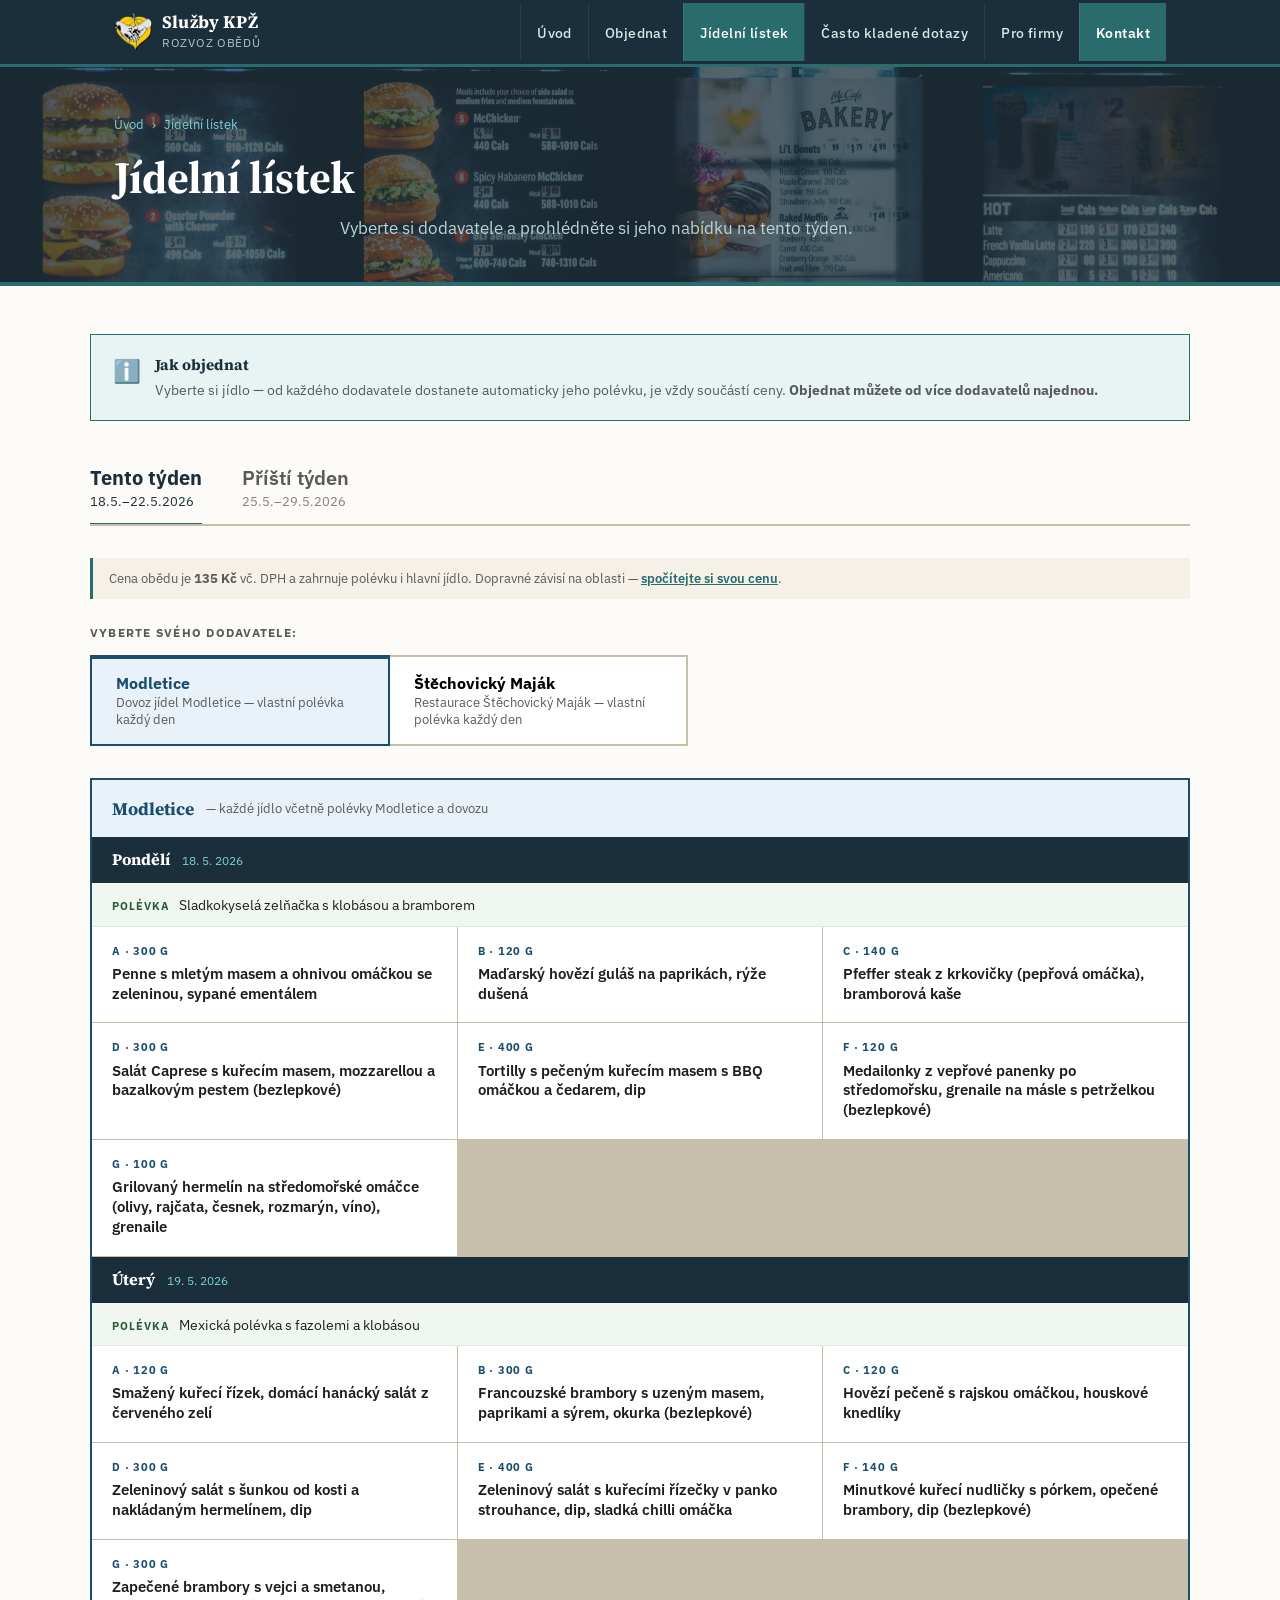
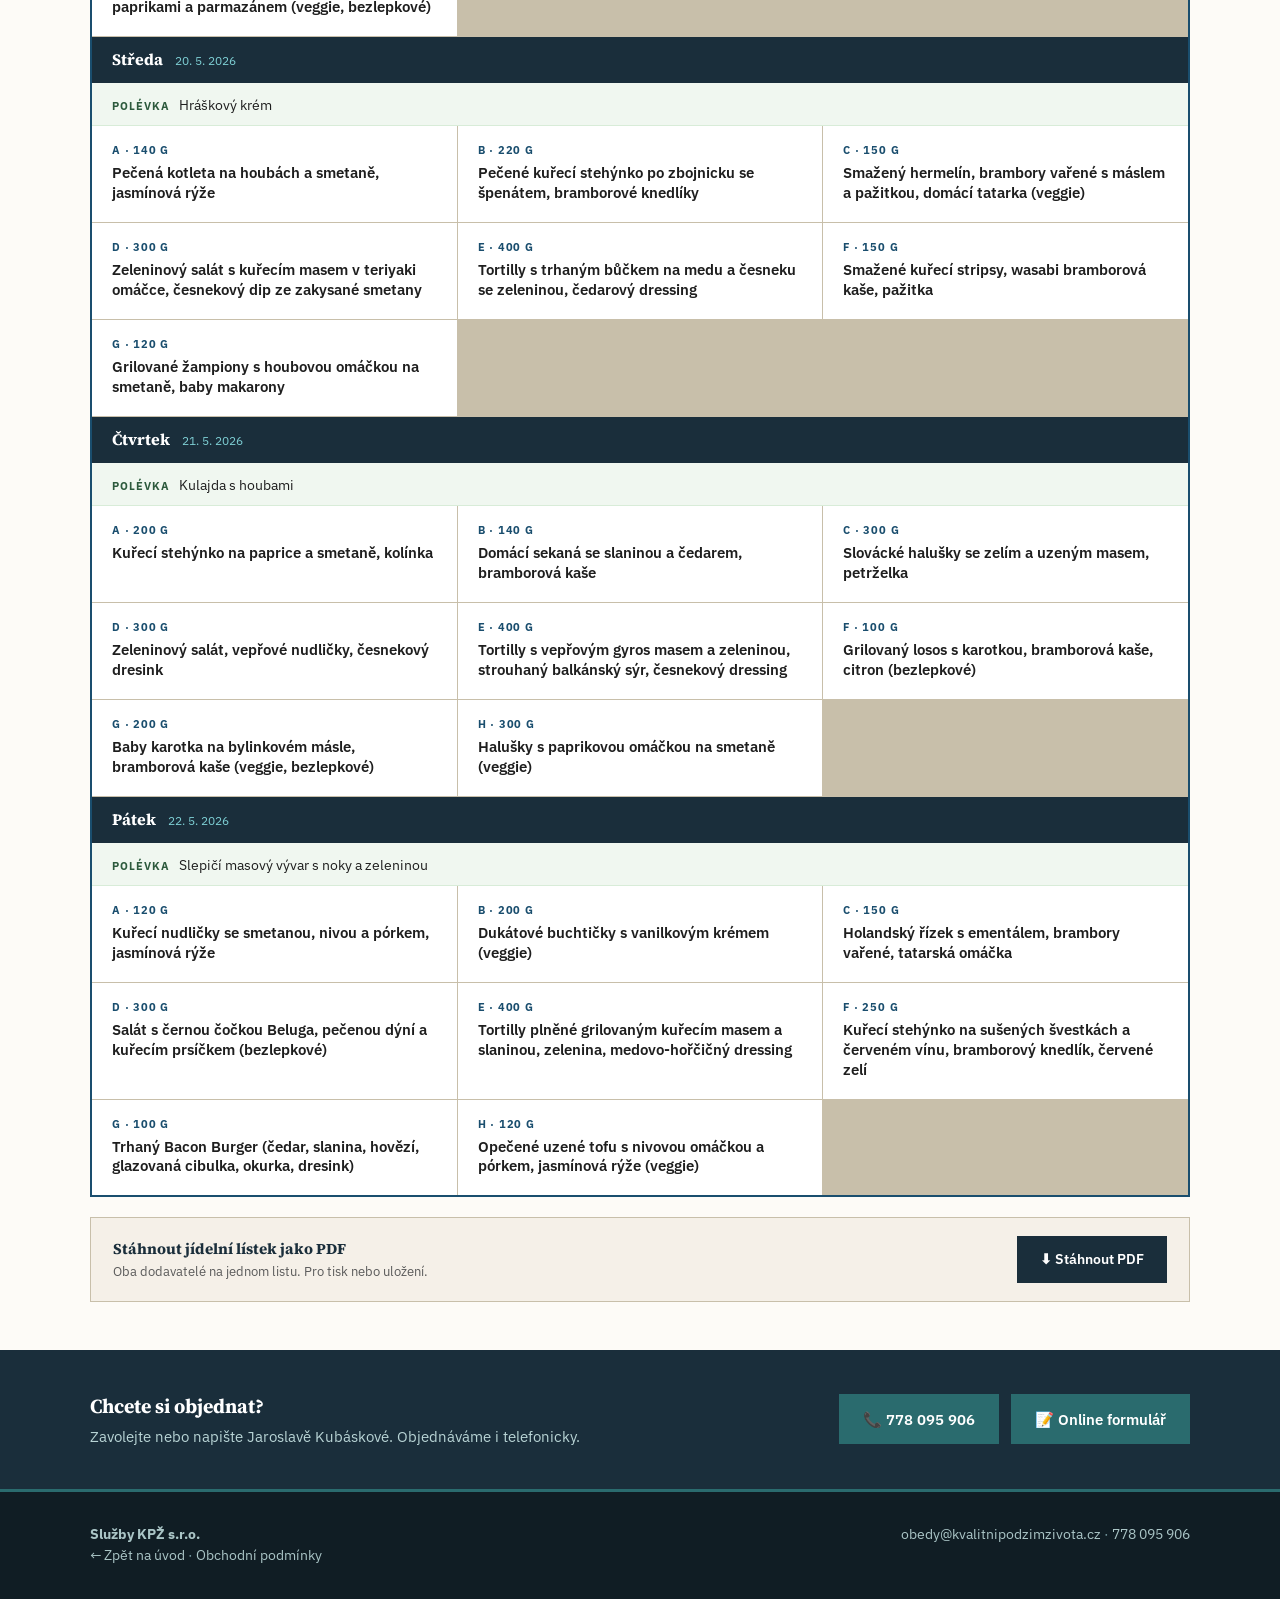
<file: jidelni-listek.html>
<!DOCTYPE html>
<html lang="cs">
<head>
<meta charset="UTF-8">
<meta name="viewport" content="width=device-width, initial-scale=1.0">
<title>Jídelní lístek | Rozvoz obědů – Služby KPŽ</title>
<link rel="preconnect" href="https://fonts.googleapis.com">
<link rel="preconnect" href="https://fonts.gstatic.com" crossorigin>
<link href="https://fonts.googleapis.com/css2?family=Source+Serif+4:ital,opsz,wght@0,8..60,400;0,8..60,600;0,8..60,700;1,8..60,400&family=IBM+Plex+Sans:wght@400;500;600&display=swap" rel="stylesheet">
<link rel="stylesheet" href="assets/css/style.css">
<link rel="icon" type="image/png" href="assets/img/logo-kpz.png">
</head>
<body class="page-menu">

<!-- NAV -->
<nav class="site-nav" aria-label="Hlavní navigace">
  <div class="nav-inner">
    <a href="index.html" class="nav-logo">
      <img src="assets/img/logo-kpz.png" alt="Logo KPŽ" class="nav-logo-img">
      <span class="nav-logo-text">
        <span>Služby KPŽ</span>
        <span>Rozvoz obědů</span>
      </span>
    </a>
    <ul class="nav-links">
      <li><a href="index.html">Úvod</a></li>
      <li><a href="index.html#objednat-formular">Objednat</a></li>
      <li><a href="jidelni-listek.html" class="active">Jídelní lístek</a></li>
      <li><a href="index.html#faq">Často kladené dotazy</a></li>
      <li><a href="firmy.html">Pro firmy</a></li>
      <li><a href="index.html#kontakt" class="nav-cta">Kontakt</a></li>
    </ul>
    <button class="nav-hamburger" aria-label="Otevřít menu" aria-expanded="false" onclick="toggleMenu(this)">
      <span></span><span></span><span></span>
    </button>
  </div>
  <div class="nav-mobile" id="nav-mobile">
    <a href="index.html" onclick="closeMenu()" style="font-weight:700;color:#fff;">← Úvod</a>
    <a href="index.html#objednat-formular" onclick="closeMenu()">Objednat</a>
    <a href="jidelni-listek.html" onclick="closeMenu()">Jídelní lístek</a>
    <a href="index.html#faq" onclick="closeMenu()">Často kladené dotazy</a>
    <a href="firmy.html" onclick="closeMenu()">Pro firmy</a>
    <a href="index.html#kontakt" class="nav-cta" onclick="closeMenu()">Kontakt</a>
  </div>
</nav>

<!-- PAGE HEADER -->
<header class="page-header">
  <div class="page-header-inner">
    <div class="breadcrumb">
      <a href="index.html">Úvod</a> <span>›</span> Jídelní lístek
    </div>
    <h1>Jídelní lístek</h1>
    <p class="page-header-lead">
      Vyberte si dodavatele a prohlédněte si jeho nabídku na tento týden.
    </p>
  </div>
</header>

<!-- HLAVNÍ OBSAH -->
<section class="section">
  <div class="container">

      <div class="info-box" role="note">
      <span class="info-box-icon" aria-hidden="true">ℹ️</span>
      <div class="info-box-text">
        <h3>Jak objednat</h3>
        <p>
          Vyberte si jídlo — od každého dodavatele dostanete automaticky jeho polévku, je vždy součástí ceny.
          <strong>Objednat můžete od více dodavatelů najednou.</strong>
        </p>
      </div>
    </div>

    <!-- VÝBĚR TÝDNE -->
    <div class="week-tabs" role="tablist" aria-label="Výběr týdne">
      <button class="week-tab active" role="tab" aria-selected="true" onclick="switchWeek(this,'tyden1')">
        <span class="week-tab-label">Tento týden</span>
        <span class="week-tab-date" id="date-tyden1"></span>
      </button>
      <button class="week-tab" role="tab" aria-selected="false" onclick="switchWeek(this,'tyden2')">
        <span class="week-tab-label">Příští týden</span>
        <span class="week-tab-date" id="date-tyden2"></span>
      </button>
    </div>

    <!-- ══════════ TENTO TÝDEN ══════════ -->
    <div class="menu-week active" id="tyden1" role="tabpanel">

      <p class="price-note">
        Cena obědu je <strong>135 Kč</strong> vč. DPH a zahrnuje polévku i hlavní jídlo.
        Dopravné závisí na oblasti — <a href="index.html#cena" style="color:var(--teal);font-weight:600;">spočítejte si svou cenu</a>.
      </p>

      <!-- VÝBĚR DODAVATELE -->
      <div class="supplier-chooser" role="group" aria-label="Výběr dodavatele">
        <span class="supplier-chooser-label">Vyberte svého dodavatele:</span>
        <div class="supplier-tabs" role="tablist" aria-label="Dodavatelé">
          <button
            class="supplier-tab tab-a active"
            role="tab" aria-selected="true"
            onclick="switchSupplier(this, 'panel-a-t1')"
            aria-controls="panel-a-t1">
            <span class="supplier-tab-name">Modletice</span>
            <span class="supplier-tab-desc">Dovoz jídel Modletice — vlastní polévka každý den</span>
          </button>
          <button
            class="supplier-tab tab-b"
            role="tab" aria-selected="false"
            onclick="switchSupplier(this, 'panel-b-t1')"
            aria-controls="panel-b-t1">
            <span class="supplier-tab-name">Štěchovický Maják</span>
            <span class="supplier-tab-desc">Restaurace Štěchovický Maják — vlastní polévka každý den</span>
          </button>
        </div>
      </div>

      <!-- PANEL: MODLETICE -->
      <div class="supplier-panel panel-a active" id="panel-a-t1" role="tabpanel">
        <div class="supplier-header a">
          <span class="supplier-header-name">Modletice</span>
          <span class="supplier-header-note">— každé jídlo včetně polévky Modletice a dovozu</span>
        </div>
        <div class="menu-days" role="list">
        <!-- filled by jidelni-listek.js from assets/menu.json -->
      </div><!-- /menu-days Modletice -->
      </div><!-- /panel-a -->

      <!-- PANEL: ŠTĚCHOVICKÝ MAJÁK -->
      <div class="supplier-panel panel-b" id="panel-b-t1" role="tabpanel">
        <div class="supplier-header b">
          <span class="supplier-header-name">Štěchovický Maják</span>
          <span class="supplier-header-note">— každé jídlo včetně polévky Štěchovického Majáku a dovozu</span>
        </div>
        <div class="menu-days" role="list">
        <!-- filled by jidelni-listek.js from assets/menu.json -->
      </div><!-- /menu-days Štěchovický Maják -->
      </div><!-- /panel-b -->

      <!-- PDF -->
      <div class="pdf-section">
        <div class="pdf-section-text">
          <h3>Stáhnout jídelní lístek jako PDF</h3>
          <p>Oba dodavatelé na jednom listu. Pro tisk nebo uložení.</p>
        </div>
        <a href="https://kvalitnipodzimzivota.cz/wp-content/listek/Jidelni-listek.pdf" class="btn-pdf" aria-label="Stáhnout jídelní lístek jako PDF" target="_blank" rel="noopener">⬇ Stáhnout PDF</a>
      </div>

    </div><!-- /tyden1 -->

    <!-- ══════════ PŘÍŠTÍ TÝDEN ══════════ -->
    <div class="menu-week" id="tyden2" role="tabpanel">

      <p class="price-note">
        Cena obědu je <strong>135 Kč</strong> vč. DPH a zahrnuje polévku i hlavní jídlo.
        Dopravné závisí na oblasti — <a href="index.html#cena" style="color:var(--teal);font-weight:600;">spočítejte si svou cenu</a>.
      </p>

      <div class="supplier-chooser" role="group" aria-label="Výběr dodavatele">
        <span class="supplier-chooser-label">Vyberte svého dodavatele:</span>
        <div class="supplier-tabs" role="tablist" aria-label="Dodavatelé">
          <button
            class="supplier-tab tab-a active"
            role="tab" aria-selected="true"
            onclick="switchSupplier(this, 'panel-a-t2')"
            aria-controls="panel-a-t2">
            <span class="supplier-tab-name">Modletice</span>
            <span class="supplier-tab-desc">Dovoz jídel Modletice — vlastní polévka každý den</span>
          </button>
          <button
            class="supplier-tab tab-b"
            role="tab" aria-selected="false"
            onclick="switchSupplier(this, 'panel-b-t2')"
            aria-controls="panel-b-t2">
            <span class="supplier-tab-name">Štěchovický Maják</span>
            <span class="supplier-tab-desc">Restaurace Štěchovický Maják — vlastní polévka každý den</span>
          </button>
        </div>
      </div>

      <!-- PANEL: MODLETICE -->
      <div class="supplier-panel panel-a active" id="panel-a-t2" role="tabpanel">
        <div class="supplier-header a">
          <span class="supplier-header-name">Modletice</span>
          <span class="supplier-header-note">— každé jídlo včetně polévky Modletice a dovozu</span>
        </div>
        <div class="menu-days" role="list">
        <!-- filled by jidelni-listek.js from assets/menu.json -->
      </div><!-- /menu-days Modletice -->
      </div><!-- /panel-a-t2 -->

      <!-- PANEL: ŠTĚCHOVICKÝ MAJÁK -->
      <div class="supplier-panel panel-b" id="panel-b-t2" role="tabpanel">
        <div class="supplier-header b">
          <span class="supplier-header-name">Štěchovický Maják</span>
          <span class="supplier-header-note">— každé jídlo včetně polévky Štěchovického Majáku a dovozu</span>
        </div>
        <div class="menu-days" role="list">
        <!-- filled by jidelni-listek.js from assets/menu.json -->
      </div><!-- /menu-days Štěchovický Maják -->
      </div><!-- /panel-b-t2 -->

    </div><!-- /tyden2 -->

  </div>
</section>

<!-- KONTAKTNÍ PRUH -->
<div class="contact-strip">
  <div class="contact-strip-inner">
    <div>
      <h3>Chcete si objednat?</h3>
      <p>Zavolejte nebo napište Jaroslavě Kubáskové. Objednáváme i telefonicky.</p>
    </div>
    <div style="display:flex;gap:0.75rem;flex-wrap:wrap;">
      <a href="tel:778095906" class="btn-contact">📞 778 095 906</a>
      <a href="index.html#objednat-formular" class="btn-contact">📝 Online formulář</a>
    </div>
  </div>
</div>

<footer class="site-footer">
  <div class="footer-inner">
    <div>
      <strong style="color:#aac5c6;">Služby KPŽ s.r.o.</strong><br>
      <a href="index.html">← Zpět na úvod</a> ·
      <a href="vop.html">Obchodní podmínky</a>
    </div>
    <div>
      <a href="mailto:obedy@kvalitnipodzimzivota.cz">obedy@kvalitnipodzimzivota.cz</a> ·
      <a href="tel:778095906">778 095 906</a>
    </div>
  </div>
</footer>

<script src="assets/js/main.js"></script>
<script src="assets/js/jidelni-listek.js"></script>
</body>
</html>
</file>
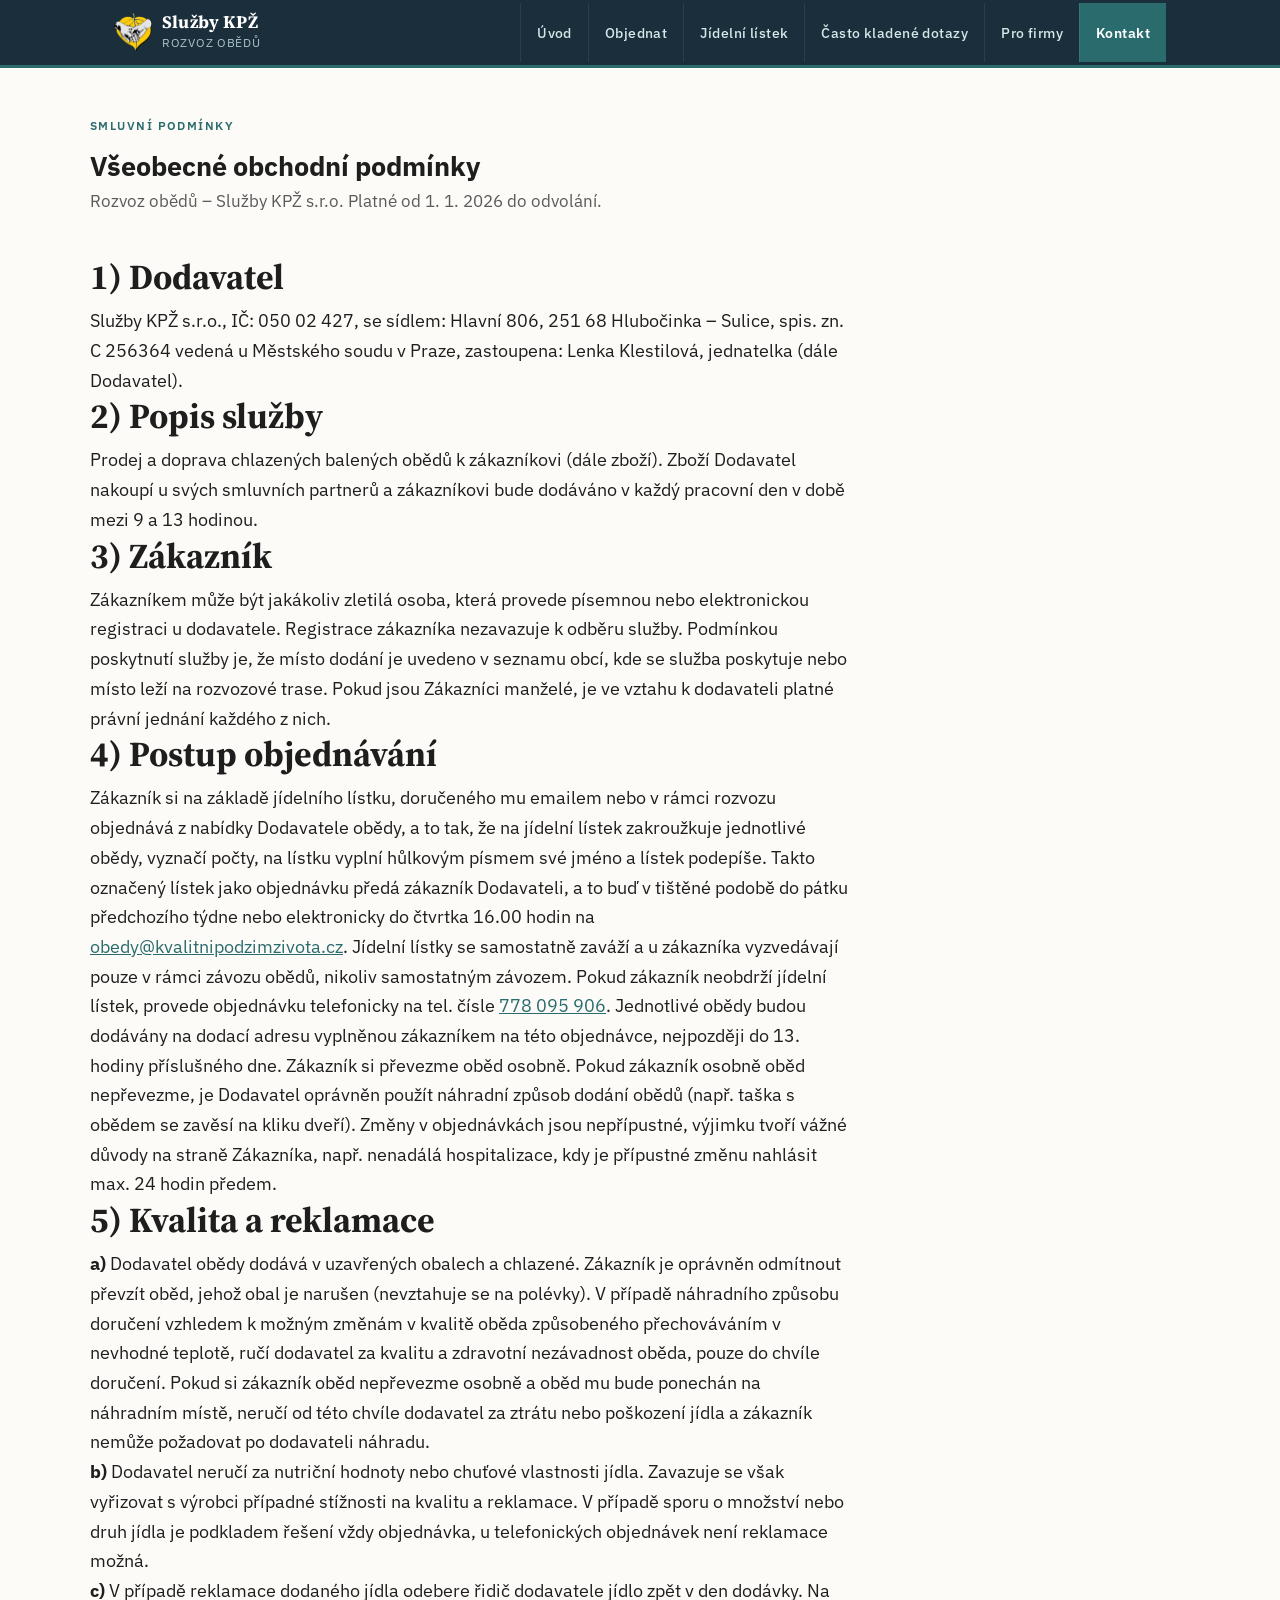
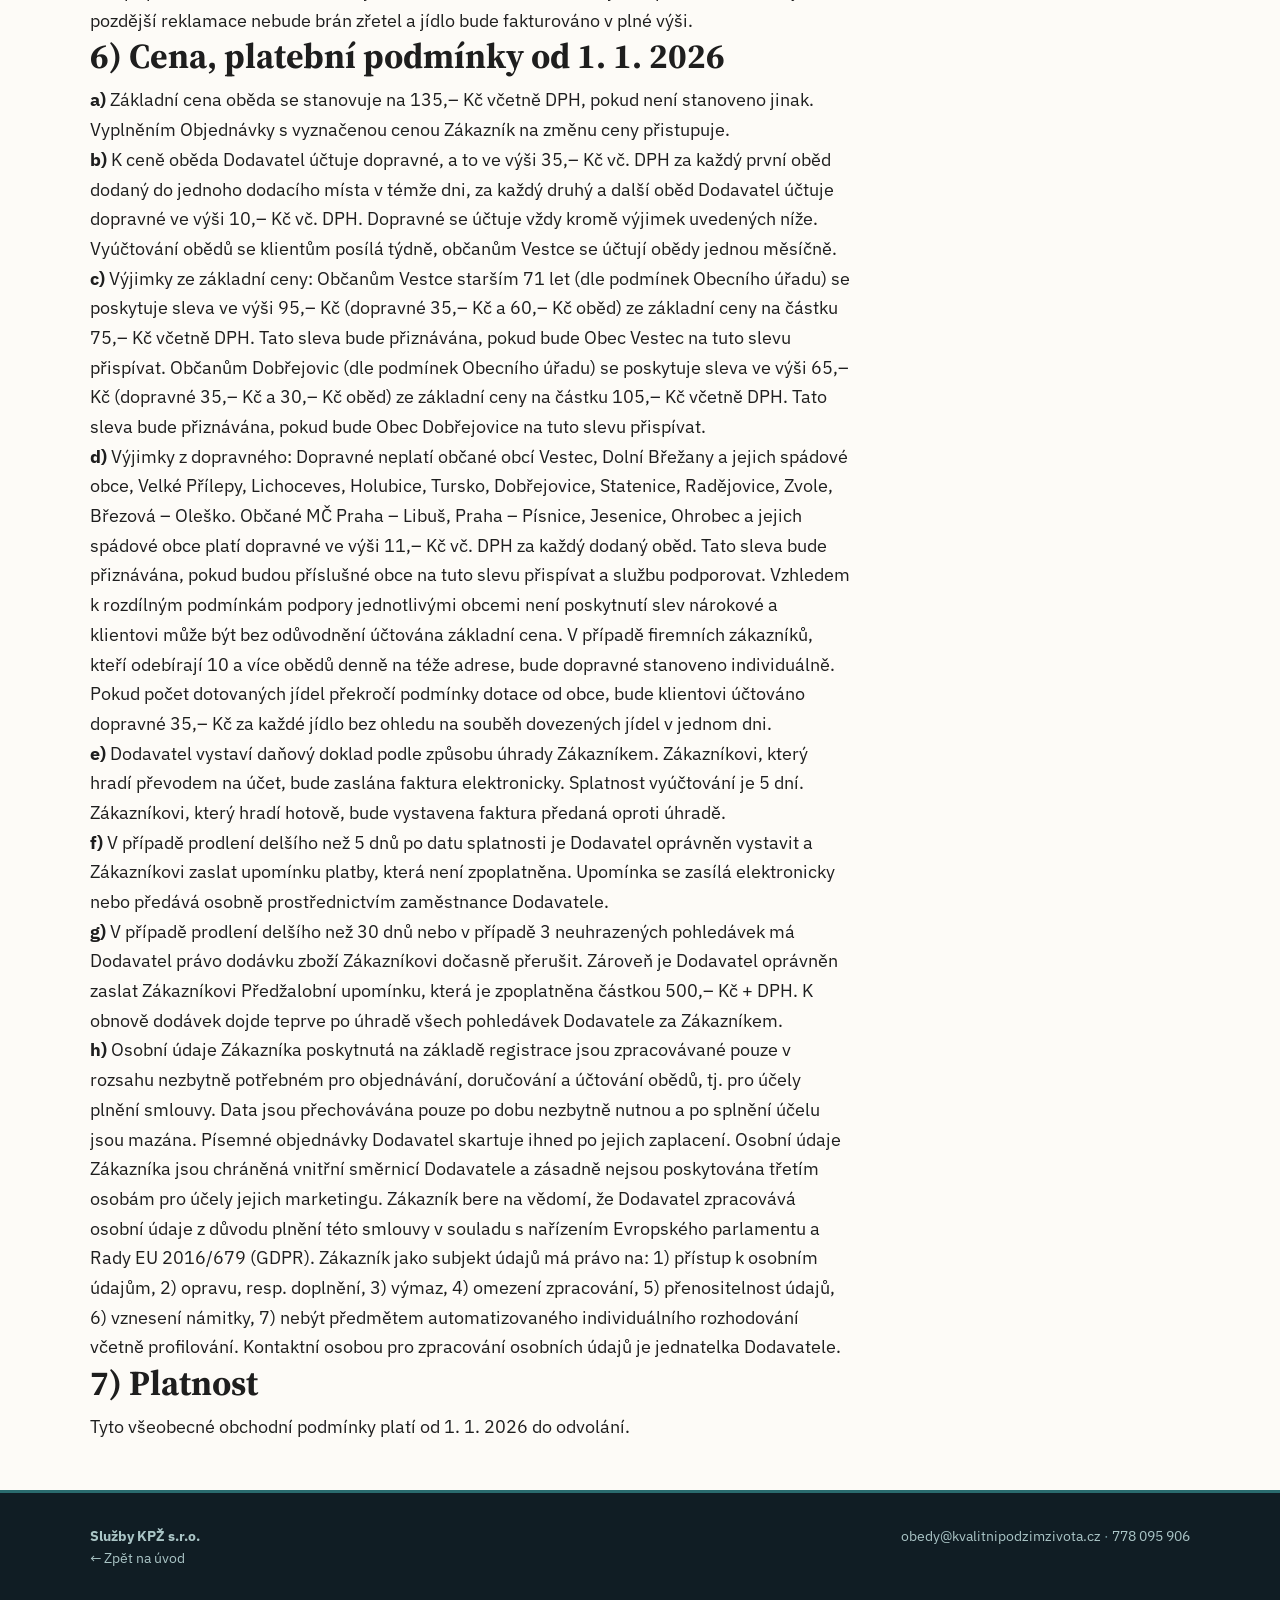
<file: vop.html>
<!DOCTYPE html>
<html lang="cs">
<head>
<meta charset="UTF-8">
<meta name="viewport" content="width=device-width, initial-scale=1.0">
<title>Všeobecné obchodní podmínky | Služby KPŽ – Rozvoz obědů</title>
<link rel="preconnect" href="https://fonts.googleapis.com">
<link rel="preconnect" href="https://fonts.gstatic.com" crossorigin>
<link href="https://fonts.googleapis.com/css2?family=Source+Serif+4:ital,opsz,wght@0,8..60,400;0,8..60,600;0,8..60,700;1,8..60,400&family=IBM+Plex+Sans:wght@400;500;600&display=swap" rel="stylesheet">
<link rel="stylesheet" href="assets/css/style.css">
<link rel="icon" type="image/png" href="assets/img/logo-kpz.png">
</head>
<body>

<!-- NAV -->
<nav class="site-nav" aria-label="Hlavní navigace">
  <div class="nav-inner">
    <a href="index.html" class="nav-logo" aria-label="KPŽ – úvod">
      <img src="assets/img/logo-kpz.png" alt="Logo KPŽ" class="nav-logo-img">
      <span class="nav-logo-text">
        <span>Služby KPŽ</span>
        <span>Rozvoz obědů</span>
      </span>
    </a>
    <ul class="nav-links" role="list">
      <li><a href="index.html">Úvod</a></li>
      <li><a href="index.html#objednat">Objednat</a></li>
      <li><a href="jidelni-listek.html">Jídelní lístek</a></li>
      <li><a href="index.html#faq">Často kladené dotazy</a></li>
      <li><a href="firmy.html">Pro firmy</a></li>
      <li><a href="index.html#kontakt" class="nav-cta">Kontakt</a></li>
    </ul>
    <button class="nav-hamburger" aria-label="Otevřít menu" aria-expanded="false" onclick="toggleMenu(this)">
      <span></span><span></span><span></span>
    </button>
  </div>
  <div class="nav-mobile" id="nav-mobile" role="navigation" aria-label="Mobilní menu">
    <a href="index.html" onclick="closeMenu()">← Úvod</a>
    <a href="index.html#objednat" onclick="closeMenu()">Objednat</a>
    <a href="jidelni-listek.html" onclick="closeMenu()">Jídelní lístek</a>
    <a href="index.html#faq" onclick="closeMenu()">Často kladené dotazy</a>
    <a href="firmy.html" onclick="closeMenu()">Pro firmy</a>
    <a href="index.html#kontakt" class="nav-cta" onclick="closeMenu()">Kontakt</a>
  </div>
</nav>

<!-- VOP OBSAH -->
<section class="section" aria-labelledby="vop-heading">
  <div class="container">
    <p class="section-label">Smluvní podmínky</p>
    <h1 id="vop-heading">Všeobecné obchodní podmínky</h1>
    <p class="section-intro">Rozvoz obědů – Služby KPŽ s.r.o. Platné od 1. 1. 2026 do odvolání.</p>

    <div style="max-width:760px; margin-top:2rem;" class="vop-content">

      <h2>1) Dodavatel</h2>
      <p>Služby KPŽ s.r.o., IČ: 050 02 427, se sídlem: Hlavní 806, 251 68 Hlubočinka – Sulice, spis. zn. C 256364 vedená u Městského soudu v Praze, zastoupena: Lenka Klestilová, jednatelka (dále Dodavatel).</p>

      <h2>2) Popis služby</h2>
      <p>Prodej a doprava chlazených balených obědů k zákazníkovi (dále zboží). Zboží Dodavatel nakoupí u svých smluvních partnerů a zákazníkovi bude dodáváno v každý pracovní den v době mezi 9 a 13 hodinou.</p>

      <h2>3) Zákazník</h2>
      <p>Zákazníkem může být jakákoliv zletilá osoba, která provede písemnou nebo elektronickou registraci u dodavatele. Registrace zákazníka nezavazuje k odběru služby. Podmínkou poskytnutí služby je, že místo dodání je uvedeno v seznamu obcí, kde se služba poskytuje nebo místo leží na rozvozové trase. Pokud jsou Zákazníci manželé, je ve vztahu k dodavateli platné právní jednání každého z nich.</p>

      <h2>4) Postup objednávání</h2>
      <p>Zákazník si na základě jídelního lístku, doručeného mu emailem nebo v rámci rozvozu objednává z nabídky Dodavatele obědy, a to tak, že na jídelní lístek zakroužkuje jednotlivé obědy, vyznačí počty, na lístku vyplní hůlkovým písmem své jméno a lístek podepíše. Takto označený lístek jako objednávku předá zákazník Dodavateli, a to buď v tištěné podobě do pátku předchozího týdne nebo elektronicky do čtvrtka 16.00 hodin na <a href="mailto:obedy@kvalitnipodzimzivota.cz" style="color:var(--teal);">obedy@kvalitnipodzimzivota.cz</a>. Jídelní lístky se samostatně zaváží a u zákazníka vyzvedávají pouze v rámci závozu obědů, nikoliv samostatným závozem. Pokud zákazník neobdrží jídelní lístek, provede objednávku telefonicky na tel. čísle <a href="tel:778095906" style="color:var(--teal);">778 095 906</a>. Jednotlivé obědy budou dodávány na dodací adresu vyplněnou zákazníkem na této objednávce, nejpozději do 13. hodiny příslušného dne. Zákazník si převezme oběd osobně. Pokud zákazník osobně oběd nepřevezme, je Dodavatel oprávněn použít náhradní způsob dodání obědů (např. taška s obědem se zavěsí na kliku dveří). Změny v objednávkách jsou nepřípustné, výjimku tvoří vážné důvody na straně Zákazníka, např. nenadálá hospitalizace, kdy je přípustné změnu nahlásit max. 24 hodin předem.</p>

      <h2>5) Kvalita a reklamace</h2>
      <p><strong>a)</strong> Dodavatel obědy dodává v uzavřených obalech a chlazené. Zákazník je oprávněn odmítnout převzít oběd, jehož obal je narušen (nevztahuje se na polévky). V případě náhradního způsobu doručení vzhledem k možným změnám v kvalitě oběda způsobeného přechováváním v nevhodné teplotě, ručí dodavatel za kvalitu a zdravotní nezávadnost oběda, pouze do chvíle doručení. Pokud si zákazník oběd nepřevezme osobně a oběd mu bude ponechán na náhradním místě, neručí od této chvíle dodavatel za ztrátu nebo poškození jídla a zákazník nemůže požadovat po dodavateli náhradu.</p>
      <p><strong>b)</strong> Dodavatel neručí za nutriční hodnoty nebo chuťové vlastnosti jídla. Zavazuje se však vyřizovat s výrobci případné stížnosti na kvalitu a reklamace. V případě sporu o množství nebo druh jídla je podkladem řešení vždy objednávka, u telefonických objednávek není reklamace možná.</p>
      <p><strong>c)</strong> V případě reklamace dodaného jídla odebere řidič dodavatele jídlo zpět v den dodávky. Na pozdější reklamace nebude brán zřetel a jídlo bude fakturováno v plné výši.</p>

      <h2>6) Cena, platební podmínky od 1. 1. 2026</h2>
      <p><strong>a)</strong> Základní cena oběda se stanovuje na 135,– Kč včetně DPH, pokud není stanoveno jinak. Vyplněním Objednávky s vyznačenou cenou Zákazník na změnu ceny přistupuje.</p>
      <p><strong>b)</strong> K ceně oběda Dodavatel účtuje dopravné, a to ve výši 35,– Kč vč. DPH za každý první oběd dodaný do jednoho dodacího místa v témže dni, za každý druhý a další oběd Dodavatel účtuje dopravné ve výši 10,– Kč vč. DPH. Dopravné se účtuje vždy kromě výjimek uvedených níže. Vyúčtování obědů se klientům posílá týdně, občanům Vestce se účtují obědy jednou měsíčně.</p>
      <p><strong>c)</strong> Výjimky ze základní ceny: Občanům Vestce starším 71 let (dle podmínek Obecního úřadu) se poskytuje sleva ve výši 95,– Kč (dopravné 35,– Kč a 60,– Kč oběd) ze základní ceny na částku 75,– Kč včetně DPH. Tato sleva bude přiznávána, pokud bude Obec Vestec na tuto slevu přispívat. Občanům Dobřejovic (dle podmínek Obecního úřadu) se poskytuje sleva ve výši 65,– Kč (dopravné 35,– Kč a 30,– Kč oběd) ze základní ceny na částku 105,– Kč včetně DPH. Tato sleva bude přiznávána, pokud bude Obec Dobřejovice na tuto slevu přispívat.</p>
      <p><strong>d)</strong> Výjimky z dopravného: Dopravné neplatí občané obcí Vestec, Dolní Břežany a jejich spádové obce, Velké Přílepy, Lichoceves, Holubice, Tursko, Dobřejovice, Statenice, Radějovice, Zvole, Březová – Oleško. Občané MČ Praha – Libuš, Praha – Písnice, Jesenice, Ohrobec a jejich spádové obce platí dopravné ve výši 11,– Kč vč. DPH za každý dodaný oběd. Tato sleva bude přiznávána, pokud budou příslušné obce na tuto slevu přispívat a službu podporovat. Vzhledem k rozdílným podmínkám podpory jednotlivými obcemi není poskytnutí slev nárokové a klientovi může být bez odůvodnění účtována základní cena. V případě firemních zákazníků, kteří odebírají 10 a více obědů denně na téže adrese, bude dopravné stanoveno individuálně. Pokud počet dotovaných jídel překročí podmínky dotace od obce, bude klientovi účtováno dopravné 35,– Kč za každé jídlo bez ohledu na souběh dovezených jídel v jednom dni.</p>
      <p><strong>e)</strong> Dodavatel vystaví daňový doklad podle způsobu úhrady Zákazníkem. Zákazníkovi, který hradí převodem na účet, bude zaslána faktura elektronicky. Splatnost vyúčtování je 5 dní. Zákazníkovi, který hradí hotově, bude vystavena faktura předaná oproti úhradě.</p>
      <p><strong>f)</strong> V případě prodlení delšího než 5 dnů po datu splatnosti je Dodavatel oprávněn vystavit a Zákazníkovi zaslat upomínku platby, která není zpoplatněna. Upomínka se zasílá elektronicky nebo předává osobně prostřednictvím zaměstnance Dodavatele.</p>
      <p><strong>g)</strong> V případě prodlení delšího než 30 dnů nebo v případě 3 neuhrazených pohledávek má Dodavatel právo dodávku zboží Zákazníkovi dočasně přerušit. Zároveň je Dodavatel oprávněn zaslat Zákazníkovi Předžalobní upomínku, která je zpoplatněna částkou 500,– Kč + DPH. K obnově dodávek dojde teprve po úhradě všech pohledávek Dodavatele za Zákazníkem.</p>
      <p><strong>h)</strong> Osobní údaje Zákazníka poskytnutá na základě registrace jsou zpracovávané pouze v rozsahu nezbytně potřebném pro objednávání, doručování a účtování obědů, tj. pro účely plnění smlouvy. Data jsou přechovávána pouze po dobu nezbytně nutnou a po splnění účelu jsou mazána. Písemné objednávky Dodavatel skartuje ihned po jejich zaplacení. Osobní údaje Zákazníka jsou chráněná vnitřní směrnicí Dodavatele a zásadně nejsou poskytována třetím osobám pro účely jejich marketingu. Zákazník bere na vědomí, že Dodavatel zpracovává osobní údaje z důvodu plnění této smlouvy v souladu s nařízením Evropského parlamentu a Rady EU 2016/679 (GDPR). Zákazník jako subjekt údajů má právo na: 1) přístup k osobním údajům, 2) opravu, resp. doplnění, 3) výmaz, 4) omezení zpracování, 5) přenositelnost údajů, 6) vznesení námitky, 7) nebýt předmětem automatizovaného individuálního rozhodování včetně profilování. Kontaktní osobou pro zpracování osobních údajů je jednatelka Dodavatele.</p>

      <h2>7) Platnost</h2>
      <p>Tyto všeobecné obchodní podmínky platí od 1. 1. 2026 do odvolání.</p>

    </div>
  </div>
</section>

<!-- FOOTER -->
<footer class="site-footer">
  <div class="footer-inner">
    <div>
      <strong style="color:#aac5c6;">Služby KPŽ s.r.o.</strong><br>
      <a href="index.html">← Zpět na úvod</a>
    </div>
    <div>
      <a href="mailto:obedy@kvalitnipodzimzivota.cz">obedy@kvalitnipodzimzivota.cz</a> ·
      <a href="tel:778095906">778 095 906</a>
    </div>
  </div>
</footer>

<script src="assets/js/main.js"></script>
</body>
</html>
</file>
<file: assets/css/style.css>
/* ============================================================
   Shared styles — Služby KPŽ Rozvoz obědů
   ============================================================ */

/* ── RESET ── */
*, *::before, *::after { box-sizing: border-box; margin: 0; padding: 0; }

/* ── ROOT VARIABLES ── */
:root {
  --navy:       #1a2e3b;
  --teal:       #2a6b6e;
  --teal-light: #3a8d91;
  --warm:       #f5f0e8;
  --cream:      #fdfbf7;
  --border:     #c8bfaa;
  --text:       #1e1e1e;
  --muted:      #5a5a5a;
  --accent:     #c0392b;
  --green:      #2d6a4f;
  /* Jídelní lístek – dodavatel colours */
  --a-color:  #1a4e6e;
  --a-light:  #e8f2f8;
  --a-border: #5a9ec0;
  --b-color:  #5c3a00;
  --b-light:  #fdf3e3;
  --b-border: #c08040;
  --soup-bg:    #f0f7f0;
  --soup-color: #2d5a3d;
}

/* ── BASE ── */
html { scroll-behavior: smooth; }

body {
  font-family: 'IBM Plex Sans', sans-serif;
  font-size: 18px;
  line-height: 1.65;
  color: var(--text);
  background: var(--cream);
}

/* ── NAV ── */
.site-nav {
  background: var(--navy);
  position: sticky; top: 0; z-index: 100;
  border-bottom: 3px solid var(--teal);
}
.nav-inner {
  max-width: 1100px; margin: 0 auto;
  display: flex; align-items: center; justify-content: space-between;
  padding: 0 1.5rem;
}
.nav-logo {
  display: flex; flex-direction: row; align-items: center; gap: 0.6rem;
  padding: 0.75rem 0;
  text-decoration: none;
}
.nav-logo-img {
  height: 2.4rem; width: auto; flex-shrink: 0;
}
.nav-logo-text {
  display: flex; flex-direction: column; gap: 0;
}
.nav-logo-text span:first-child {
  font-family: 'Source Serif 4', serif;
  font-size: 1.1rem; font-weight: 700;
  color: #fff; letter-spacing: 0.01em;
  line-height: 1.2;
}
.nav-logo-text span:last-child {
  font-size: 0.75rem; color: #aac5c6; letter-spacing: 0.06em; text-transform: uppercase;
}
.nav-links {
  display: flex; list-style: none; gap: 0;
}
.nav-links a {
  display: block; padding: 1.1rem 1rem;
  color: #d4e8e9; text-decoration: none; font-size: 0.9rem;
  font-weight: 500; letter-spacing: 0.03em;
  border-left: 1px solid rgba(255,255,255,0.08);
  transition: background 0.15s, color 0.15s;
}
.nav-links a:hover { background: var(--teal); color: #fff; }
.nav-links a.active { background: var(--teal); color: #fff; }
.nav-links a.nav-cta { background: var(--teal); color: #fff; font-weight: 600; }
.nav-links a.nav-cta:hover { background: var(--teal-light); }

/* ── HAMBURGER ── */
.nav-hamburger {
  display: none;
  flex-direction: column; justify-content: center; gap: 5px;
  width: 2.5rem; height: 2.5rem;
  background: none; border: none; cursor: pointer; padding: 0.25rem;
  flex-shrink: 0;
}
.nav-hamburger span {
  display: block; width: 100%; height: 2px;
  background: #fff; transition: transform 0.2s, opacity 0.2s;
}
.nav-hamburger.open span:nth-child(1) { transform: translateY(7px) rotate(45deg); }
.nav-hamburger.open span:nth-child(2) { opacity: 0; }
.nav-hamburger.open span:nth-child(3) { transform: translateY(-7px) rotate(-45deg); }

.nav-mobile {
  display: none;
  flex-direction: column;
  background: var(--navy);
  border-top: 1px solid rgba(255,255,255,0.1);
}
.nav-mobile.open { display: flex; }
.nav-mobile a {
  display: block; padding: 1rem 1.5rem;
  color: #d4e8e9; text-decoration: none; font-size: 1.05rem; font-weight: 500;
  border-bottom: 1px solid rgba(255,255,255,0.07);
  transition: background 0.15s;
}
.nav-mobile a:hover { background: var(--teal); color: #fff; }
.nav-mobile a.nav-cta {
  background: var(--teal); color: #fff; font-weight: 700;
  text-align: center; margin: 0.75rem 1.5rem 1rem;
}
.nav-mobile a.nav-cta:hover { background: var(--teal-light); }

/* ── SECTIONS ── */
.section { padding: 3rem 1.5rem; }
.section-alt { background: var(--warm); }
.section-dark { background: var(--navy); color: #fff; }
.container { max-width: 1100px; margin: 0 auto; }
.section-label {
  font-size: 0.75rem; font-weight: 600; letter-spacing: 0.12em;
  text-transform: uppercase; color: var(--teal);
  margin-bottom: 0.5rem;
}
.section-dark .section-label { color: #7ecfd4; }
h2 {
  font-family: 'Source Serif 4', serif;
  font-size: clamp(1.5rem, 3vw, 2.2rem);
  font-weight: 700; line-height: 1.2;
  margin-bottom: 0.5rem;
}
.section-intro {
  font-size: 1.05rem; color: var(--muted);
  max-width: 600px; margin-bottom: 2.5rem;
}
.section-dark .section-intro { color: #aac5c6; }

/* ── FEATURE CARDS ── */
.features {
  display: flex;
  gap: 1.5px; background: var(--border);
  border: 1.5px solid var(--border);
  margin-top: 2rem;
  overflow-x: auto;
  -webkit-overflow-scrolling: touch;
  scroll-snap-type: x mandatory;
}
.feature-card {
  background: #fff; padding: 2rem 1.75rem;
  min-width: 210px; flex: 1;
  scroll-snap-align: start;
}
.feature-icon { font-size: 2rem; margin-bottom: 1rem; display: block; }
.feature-card h3 {
  font-family: 'Source Serif 4', serif;
  font-size: 1.15rem; font-weight: 700;
  margin-bottom: 0.5rem; color: var(--navy);
}
.feature-card p { font-size: 0.95rem; color: var(--muted); }
.feature-card.highlight { background: var(--teal); }
.feature-card.highlight h3 { color: #fff; }
.feature-card.highlight p { color: #c4e8ea; }

/* ── CONTACT ── */
.contact-grid {
  display: grid; grid-template-columns: repeat(auto-fit, minmax(260px, 1fr));
  gap: 1.5px; background: rgba(255,255,255,0.15);
  border: 1.5px solid rgba(255,255,255,0.2);
  margin-top: 2rem;
}
.contact-card {
  background: rgba(255,255,255,0.07);
  padding: 2rem 1.75rem;
}
.contact-card h3 {
  font-size: 0.75rem; letter-spacing: 0.12em; text-transform: uppercase;
  color: #7ecfd4; margin-bottom: 1rem; font-weight: 600;
}
.contact-card .name {
  font-family: 'Source Serif 4', serif;
  font-size: 1.25rem; font-weight: 700; color: #fff;
  margin-bottom: 0.75rem;
}
.contact-item { margin-bottom: 0.5rem; }
.contact-item a {
  color: #b8d4d5; text-decoration: none; font-size: 1rem;
  display: flex; align-items: center; gap: 0.5rem;
  word-break: break-all;
}
.contact-item a:hover { color: #fff; }
.contact-hours {
  margin-top: 1.5rem; padding-top: 1rem;
  border-top: 1px solid rgba(255,255,255,0.15);
  font-size: 0.9rem; color: #7ecfd4;
}

/* ── PAGE HEADER (inner pages) ── */
.page-header {
  background: var(--navy); padding: 3rem 1.5rem 2.5rem;
  border-bottom: 4px solid var(--teal);
  position: relative;
}
body.page-firmy .page-header {
  background: var(--navy) url('../img/firmy.jpg') center/cover no-repeat;
}
body.page-firmy .page-header::before,
body.page-menu .page-header::before {
  content: '';
  position: absolute;
  inset: 0;
  background: rgba(26, 46, 59, 0.72);
  z-index: 0;
}
body.page-firmy .page-header-inner,
body.page-menu .page-header-inner {
  position: relative;
  z-index: 1;
}
body.page-menu .page-header {
  background: var(--navy) url('../img/jidelni-listek.jpg') center/cover no-repeat;
}
.page-header-inner { max-width: 1100px; margin: 0 auto; padding: 0 1.5rem; }
.breadcrumb {
  font-size: 0.8rem; color: #7ecfd4; margin-bottom: 1rem;
  display: flex; gap: 0.5rem; align-items: center;
}
.breadcrumb a { color: #7ecfd4; text-decoration: none; }
.breadcrumb a:hover { color: #fff; }
.page-header h1 {
  font-family: 'Source Serif 4', serif;
  font-size: clamp(1.8rem, 4vw, 2.8rem);
  font-weight: 700; color: #fff; line-height: 1.15; margin-bottom: 0.75rem;
}
.page-header h1 em { font-style: normal; color: #7ecfd4; }
.page-header-lead { color: #b8d4d5; font-size: 1.05rem; max-width: 600px; margin-left: auto; margin-right: auto; }

/* ── FOOTER ── */
.site-footer {
  background: #101d24; color: #7a9fa5;
  padding: 2rem 1.5rem; font-size: 0.85rem;
  border-top: 3px solid var(--teal);
}
.footer-inner {
  max-width: 1100px; margin: 0 auto;
  display: flex; flex-wrap: wrap; justify-content: space-between;
  gap: 1rem;
}
.footer-inner a { color: #aac5c6; text-decoration: none; }
.footer-inner a:hover { color: #fff; }


/* ============================================================
   Page-specific base overrides
   ============================================================ */

body.page-index { overflow-x: hidden; }
body.page-index .section { padding: 3.5rem 1.5rem; }

body.page-menu { font-size: 17px; line-height: 1.6; }

body.page-firmy h2 { font-size: clamp(1.4rem, 2.5vw, 2rem); }
body.page-firmy .section-intro { margin-bottom: 2rem; margin-left: auto; margin-right: auto; }


/* ============================================================
   INDEX PAGE
   ============================================================ */

/* ── HERO ── */
.hero {
  background: var(--navy) url('../img/obedy.jpg') center/cover no-repeat;
  border-bottom: 4px solid var(--teal);
  padding: 4rem 1.5rem 3.5rem;
  position: relative;
}
.hero::before {
  content: '';
  position: absolute;
  inset: 0;
  background: rgba(26, 46, 59, 0.68);
  z-index: 0;
}
.hero-inner { max-width: 780px; margin: 0 auto; position: relative; z-index: 1; }
.hero-badge {
  display: inline-block;
  background: var(--teal); color: #fff;
  font-size: 0.75rem; font-weight: 600; letter-spacing: 0.1em;
  text-transform: uppercase; padding: 0.3rem 0.8rem;
  margin-bottom: 1.5rem;
}
.hero h1 {
  font-family: 'Source Serif 4', serif;
  font-size: clamp(2rem, 5vw, 3.2rem);
  font-weight: 700; line-height: 1.15;
  color: #fff; margin-bottom: 1rem;
  text-shadow: 0 2px 12px rgba(0,0,0,0.55);
}
.hero h1 em { font-style: normal; color: #7ecfd4; }
.hero-lead {
  font-size: 1.15rem; color: #b8d4d5;
  max-width: 580px; margin-bottom: 2.5rem;
  text-shadow: 0 1px 8px rgba(0,0,0,0.6);
}
.hero-ctas { display: flex; flex-wrap: wrap; gap: 0.75rem; }

/* ── BUTTONS ── */
.btn {
  display: inline-block; padding: 0.85rem 1.75rem;
  font-family: 'IBM Plex Sans', sans-serif;
  font-size: 1rem; font-weight: 600;
  text-decoration: none; cursor: pointer;
  border: 2px solid transparent;
  transition: background 0.15s, color 0.15s, border-color 0.15s;
}
.btn-primary { background: var(--teal); color: #fff; border-color: var(--teal); }
.btn-primary:hover { background: var(--teal-light); border-color: var(--teal-light); }
.btn-outline { background: transparent; color: #fff; border-color: rgba(255,255,255,0.5); }
.btn-outline:hover { border-color: #fff; background: rgba(255,255,255,0.08); }
.btn-outline-dark {
  background: transparent; color: var(--navy); border-color: var(--navy);
  font-size: 1rem; font-weight: 600; padding: 0.85rem 1.75rem;
  text-decoration: none; display: inline-block;
  transition: background 0.15s, color 0.15s;
}
.btn-outline-dark:hover { background: var(--navy); color: #fff; }
.btn-teal-dark { background: var(--teal); color: #fff; border-color: var(--teal); }
.btn-teal-dark:hover { background: var(--teal-light); border-color: var(--teal-light); }

/* ── NOTICE BAR ── */
.notice-bar {
  background: #e8f4f4; border-bottom: 2px solid var(--teal);
  padding: 1rem 1.5rem;
}
.notice-inner {
  max-width: 1100px; margin: 0 auto;
  display: flex; align-items: center; gap: 1rem;
  flex-wrap: wrap;
}
.notice-icon { font-size: 1.5rem; }
.notice-text { font-size: 1rem; color: var(--teal); font-weight: 600; }
.notice-text span { font-weight: 400; color: var(--text); }

/* ── PRICE CALCULATOR ── */
.price-calc {
  background: #fff;
  border: 2px solid var(--border);
  padding: 2.5rem;
  max-width: 680px;
  margin-top: 2rem; margin-left: auto; margin-right: auto;
}
.price-calc h3 {
  font-family: 'Source Serif 4', serif;
  font-size: 1.4rem; font-weight: 700;
  margin-bottom: 1.5rem; color: var(--navy);
}
.calc-row { display: flex; gap: 1rem; flex-wrap: wrap; margin-bottom: 1rem; }
.calc-group { display: flex; flex-direction: column; gap: 0.4rem; flex: 1; min-width: 180px; }
.calc-group label {
  font-size: 0.85rem; font-weight: 600; letter-spacing: 0.04em;
  text-transform: uppercase; color: var(--muted);
}
.calc-group select, .calc-group input {
  font-family: 'IBM Plex Sans', sans-serif;
  font-size: 1rem; padding: 0.7rem 0.9rem;
  border: 2px solid var(--border); background: var(--cream);
  color: var(--text); appearance: none; -webkit-appearance: none;
  border-radius: 0;
  background-image: url("data:image/svg+xml,%3Csvg xmlns='http://www.w3.org/2000/svg' width='12' height='8' viewBox='0 0 12 8'%3E%3Cpath d='M1 1l5 5 5-5' stroke='%235a5a5a' stroke-width='2' fill='none'/%3E%3C/svg%3E");
  background-repeat: no-repeat; background-position: right 0.9rem center;
}
.calc-group input { background-image: none; }
.calc-result {
  margin-top: 1.5rem; padding: 1.25rem 1.5rem;
  background: var(--warm);
  border-left: 4px solid var(--teal);
  display: none;
}
.calc-result.visible { display: block; }
.calc-result-price {
  font-family: 'Source Serif 4', serif;
  font-size: 2rem; font-weight: 700; color: var(--navy);
}
.calc-result-note { font-size: 0.9rem; color: var(--muted); margin-top: 0.25rem; }
.calc-note {
  font-size: 0.85rem; color: var(--muted); margin-top: 1rem;
  border-top: 1px solid var(--border); padding-top: 0.75rem;
}

/* ── HOW IT WORKS ── */
.steps { counter-reset: step; display: flex; flex-direction: column; gap: 0; margin-top: 2rem; }
.step {
  display: flex; gap: 1.5rem; align-items: flex-start;
  padding: 1.5rem 0; border-bottom: 1px solid var(--border);
}
.step:last-child { border-bottom: none; }
.step-num {
  flex-shrink: 0;
  width: 2.5rem; height: 2.5rem;
  background: var(--navy); color: #fff;
  display: flex; align-items: center; justify-content: center;
  font-family: 'Source Serif 4', serif; font-size: 1.1rem; font-weight: 700;
}
.step-body h3 {
  font-family: 'Source Serif 4', serif;
  font-size: 1.1rem; font-weight: 700; color: var(--navy); margin-bottom: 0.25rem;
}
.step-body p { font-size: 0.95rem; color: var(--muted); }

/* ── FAQ ── */
.faq { display: flex; flex-direction: column; gap: 0; margin-top: 2rem; }
.faq-item { border-bottom: 1px solid var(--border); }
.faq-q {
  width: 100%; text-align: left; background: none; border: none;
  padding: 1.25rem 0; cursor: pointer;
  font-family: 'Source Serif 4', serif;
  font-size: 1.1rem; font-weight: 600; color: var(--navy);
  display: flex; justify-content: space-between; align-items: center;
  gap: 1rem;
}
.faq-q:hover { color: var(--teal); }
.faq-icon { font-size: 1.2rem; font-weight: 400; flex-shrink: 0; transition: transform 0.35s cubic-bezier(0.4, 0, 0.2, 1); }
.faq-item.open .faq-icon { transform: rotate(45deg); }
.faq-a {
  overflow: hidden; height: 0; opacity: 0;
  transition: height 0.38s cubic-bezier(0.4, 0, 0.2, 1), opacity 0.28s ease;
  padding: 0 0 1.25rem;
  font-size: 0.98rem; color: var(--muted); max-width: 640px;
}
.faq-item.open .faq-a { opacity: 1; }

/* ── GDPR ── */
.gdpr-box {
  background: var(--warm); border: 1.5px solid var(--border);
  padding: 1.75rem 2rem; margin-top: 2rem;
  max-width: 680px; margin-left: auto; margin-right: auto;
}
.gdpr-box h3 {
  font-family: 'Source Serif 4', serif;
  font-size: 1.1rem; font-weight: 700; color: var(--navy);
  margin-bottom: 0.5rem;
}
.gdpr-box p { font-size: 0.9rem; color: var(--muted); }

/* ── ORDER FORM ── */
.order-form-wrap {
  background: #fff;
  border: 2px solid var(--border);
  padding: 2.5rem;
  max-width: 740px;
  margin-top: 2rem; margin-left: auto; margin-right: auto;
}
.order-form-wrap h3 {
  font-family: 'Source Serif 4', serif;
  font-size: 1.4rem; font-weight: 700;
  color: var(--navy); margin-bottom: 0.35rem;
}
.order-form-wrap .form-lead { font-size: 0.95rem; color: var(--muted); margin-bottom: 2rem; }
.form-row { display: flex; gap: 1rem; flex-wrap: wrap; margin-bottom: 1rem; }
.form-group { display: flex; flex-direction: column; gap: 0.35rem; flex: 1; min-width: 200px; }
.form-group.full { flex: 100%; min-width: 100%; }
.form-group label {
  font-size: 0.82rem; font-weight: 600; letter-spacing: 0.05em;
  text-transform: uppercase; color: var(--muted);
}
.form-group label .req { color: var(--accent); margin-left: 2px; }
.form-group input,
.form-group select,
.form-group textarea {
  font-family: 'IBM Plex Sans', sans-serif;
  font-size: 1rem; padding: 0.75rem 0.9rem;
  border: 2px solid var(--border); background: var(--cream);
  color: var(--text); border-radius: 0;
  transition: border-color 0.15s;
  appearance: none; -webkit-appearance: none;
}
.form-group select {
  background-image: url("data:image/svg+xml,%3Csvg xmlns='http://www.w3.org/2000/svg' width='12' height='8' viewBox='0 0 12 8'%3E%3Cpath d='M1 1l5 5 5-5' stroke='%235a5a5a' stroke-width='2' fill='none'/%3E%3C/svg%3E");
  background-repeat: no-repeat; background-position: right 0.9rem center;
  background-color: var(--cream);
}
.form-group input:focus,
.form-group select:focus,
.form-group textarea:focus { outline: none; border-color: var(--teal); background: #fff; }
.form-group textarea { resize: vertical; min-height: 90px; }
.form-section-title {
  font-size: 0.78rem; font-weight: 700; letter-spacing: 0.1em;
  text-transform: uppercase; color: var(--teal);
  padding: 1.25rem 0 0.5rem;
  border-top: 1px solid var(--border);
  margin-top: 0.5rem;
}
.form-checkbox-row {
  display: flex; align-items: flex-start; gap: 0.75rem;
  margin-bottom: 1rem;
}
.form-checkbox-row input[type="checkbox"] {
  width: 1.2rem; height: 1.2rem; margin-top: 0.2rem; flex-shrink: 0;
  accent-color: var(--teal); cursor: pointer;
}
.form-checkbox-row label { font-size: 0.9rem; color: var(--muted); cursor: pointer; line-height: 1.4; }
.form-submit { margin-top: 1.5rem; display: flex; align-items: center; gap: 1.5rem; flex-wrap: wrap; }
.btn-submit {
  padding: 0.9rem 2.25rem;
  background: var(--teal); color: #fff;
  font-family: 'IBM Plex Sans', sans-serif; font-size: 1.05rem; font-weight: 700;
  border: 2px solid var(--teal); cursor: pointer;
  transition: background 0.15s;
}
.btn-submit:hover { background: var(--teal-light); border-color: var(--teal-light); }
.form-submit-note { font-size: 0.85rem; color: var(--muted); line-height: 1.4; }
.form-success {
  display: none; padding: 1.25rem 1.5rem;
  background: #e8f5ec; border: 2px solid var(--green);
  color: var(--green); font-weight: 600; margin-top: 1rem;
}
.form-success.visible { display: block; }
.form-error-msg { font-size: 0.82rem; color: var(--accent); margin-top: 0.25rem; display: none; }
.form-group.invalid input,
.form-group.invalid select,
.form-group.invalid textarea { border-color: var(--accent); }
.form-group.invalid .form-error-msg { display: block; }

/* ── PAGE LINKS ── */
.page-links {
  display: flex; flex-wrap: wrap; gap: 1px;
  background: var(--border); border: 1.5px solid var(--border);
  margin-top: 2rem;
}
.page-link-card {
  background: #fff; flex: 1; min-width: 220px;
  padding: 2rem 1.75rem; text-decoration: none;
  display: flex; flex-direction: column; gap: 0.5rem;
  transition: background 0.15s;
}
.page-link-card:hover { background: var(--warm); }
.page-link-icon { font-size: 2rem; }
.page-link-card h3 {
  font-family: 'Source Serif 4', serif;
  font-size: 1.1rem; font-weight: 700; color: var(--navy);
}
.page-link-card p { font-size: 0.9rem; color: var(--muted); }
.page-link-card .arrow { color: var(--teal); font-weight: 700; margin-top: 0.5rem; }


/* ============================================================
   JÍDELNÍ LÍSTEK PAGE
   ============================================================ */

/* ── INFO BOX ── */
.info-box {
  background: #e8f4f4; border: 1.5px solid var(--teal);
  padding: 1.1rem 1.4rem; margin-bottom: 2rem;
  display: flex; gap: 0.85rem; align-items: flex-start;
}
.info-box-icon { font-size: 1.4rem; flex-shrink: 0; }
.info-box-text h3 {
  font-family: 'Source Serif 4', serif;
  font-size: 0.95rem; font-weight: 700; color: var(--navy); margin-bottom: 0.15rem;
}
.info-box-text p { font-size: 0.88rem; color: var(--muted); }

/* ── WEEK TABS ── */
.week-tabs {
  display: flex; border-bottom: 2px solid var(--border);
  margin-bottom: 2rem; overflow-x: auto;
}
.week-tab {
  padding: 0.85rem 0; border: none; background: none;
  font-family: 'IBM Plex Sans', sans-serif;
  color: var(--muted); cursor: pointer;
  border-bottom: 3px solid transparent; margin-bottom: -2px;
  white-space: nowrap; transition: color 0.15s;
  display: flex; flex-direction: column; align-items: flex-start; gap: 0.15rem;
  margin-right: 2.5rem;
}
.week-tab-label {
  font-size: 1.25rem; font-weight: 600; line-height: 1.2;
}
.week-tab-date {
  font-size: 0.82rem; font-weight: 400; opacity: 0.75;
}
.week-tab:hover { color: var(--teal); }
.week-tab.active { color: var(--navy); border-bottom-color: var(--teal); }
.week-tab.active .week-tab-label { font-weight: 700; }
.week-tab.active .week-tab-date { opacity: 1; }

.menu-week { display: none; }
.menu-week.active { display: block; }

/* ── SUPPLIER TABS ── */
.supplier-chooser { margin-bottom: 2rem; }
.supplier-chooser-label {
  font-size: 0.78rem; font-weight: 700; letter-spacing: 0.1em;
  text-transform: uppercase; color: var(--muted); margin-bottom: 0.75rem;
  display: block;
}
.supplier-tabs { display: flex; gap: 0; }
.supplier-tab {
  flex: 1; max-width: 300px;
  padding: 1rem 1.5rem; border: 2px solid var(--border);
  background: #fff; cursor: pointer; text-align: left;
  font-family: 'IBM Plex Sans', sans-serif;
  transition: border-color 0.15s, background 0.15s;
  margin-right: -2px; position: relative;
}
.supplier-tab:last-child { margin-right: 0; }
.supplier-tab-name { font-size: 1rem; font-weight: 700; display: block; margin-bottom: 0.1rem; }
.supplier-tab-desc { font-size: 0.82rem; color: var(--muted); display: block; }
.supplier-tab.tab-a.active { border-color: var(--a-color); background: var(--a-light); z-index: 1; }
.supplier-tab.tab-a.active .supplier-tab-name { color: var(--a-color); }
.supplier-tab.tab-a:not(.active):hover { border-color: var(--a-border); }
.supplier-tab.tab-b.active { border-color: var(--b-color); background: var(--b-light); z-index: 1; }
.supplier-tab.tab-b.active .supplier-tab-name { color: var(--b-color); }
.supplier-tab.tab-b:not(.active):hover { border-color: var(--b-border); }
.supplier-tab.active::before {
  content: ''; position: absolute; top: -2px; left: -2px; right: -2px;
  height: 4px;
}
.supplier-tab.tab-a.active::before { background: var(--a-color); }
.supplier-tab.tab-b.active::before { background: var(--b-color); }

/* ── SUPPLIER PANELS ── */
.supplier-panel { display: none; }
.supplier-panel.active { display: block; }
.supplier-header {
  padding: 0.9rem 1.25rem; margin-bottom: 0;
  display: flex; align-items: center; gap: 0.75rem;
  border: 2px solid; border-bottom: none;
}
.supplier-header.a { background: var(--a-light); border-color: var(--a-color); }
.supplier-header.b { background: var(--b-light); border-color: var(--b-color); }
.supplier-header-name {
  font-family: 'Source Serif 4', serif;
  font-size: 1.1rem; font-weight: 700;
}
.supplier-header.a .supplier-header-name { color: var(--a-color); }
.supplier-header.b .supplier-header-name { color: var(--b-color); }
.supplier-header-note { font-size: 0.82rem; color: var(--muted); }

/* ── MENU DAYS ── */
.menu-days { border: 2px solid; border-top: none; }
.supplier-panel.active.panel-a .menu-days { border-color: var(--a-color); }
.supplier-panel.active.panel-b .menu-days { border-color: var(--b-color); }
.menu-day { border-bottom: 1px solid var(--border); background: #fff; }
.menu-day:last-child { border-bottom: none; }
.day-header {
  background: var(--navy); color: #fff;
  padding: 0.65rem 1.25rem;
  display: flex; align-items: baseline; gap: 0.75rem;
}
.day-name { font-family: 'Source Serif 4', serif; font-size: 1rem; font-weight: 700; }
.day-date { font-size: 0.78rem; color: #7ecfd4; }
.day-soup {
  display: flex; align-items: baseline; gap: 0.6rem;
  padding: 0.6rem 1.25rem;
  background: var(--soup-bg);
  border-bottom: 1px solid #d8ecd8;
}
.soup-label {
  font-size: 0.68rem; font-weight: 700; letter-spacing: 0.09em;
  text-transform: uppercase; color: var(--soup-color); flex-shrink: 0;
}
.soup-name { font-size: 0.9rem; color: var(--text); }
.day-meals {
  display: grid;
  grid-template-columns: repeat(auto-fill, minmax(280px, 1fr));
  gap: 1px;
  background: var(--border);
}
.meal-cell { padding: 1rem 1.25rem; background: #fff; }
.meal-num {
  font-size: 0.7rem; font-weight: 700; letter-spacing: 0.07em;
  text-transform: uppercase; margin-bottom: 0.2rem;
}
.panel-a .meal-num { color: var(--a-color); }
.panel-b .meal-num { color: var(--b-color); }
.meal-name { font-size: 0.95rem; font-weight: 600; color: var(--text); line-height: 1.3; margin-bottom: 0.2rem; }
.meal-desc { font-size: 0.83rem; color: var(--muted); line-height: 1.4; }
.meal-price {
  display: inline-block; margin-top: 0.45rem;
  font-size: 0.82rem; font-weight: 700;
  padding: 0.12rem 0.5rem;
}
.panel-a .meal-price { color: var(--a-color); background: var(--a-light); }
.panel-b .meal-price { color: var(--b-color); background: var(--b-light); }
.soup-included {
  display: inline-flex; align-items: center; gap: 0.3rem;
  margin-top: 0.5rem; margin-left: 0.4rem;
  font-size: 0.75rem; font-weight: 600;
  color: var(--soup-color); background: var(--soup-bg);
  padding: 0.1rem 0.45rem;
  border: 1px solid #b8ddb8;
}

/* ── PRICE NOTE ── */
.price-note {
  font-size: 0.83rem; color: var(--muted);
  padding: 0.6rem 1rem; background: var(--warm);
  border-left: 3px solid var(--teal);
  margin-bottom: 1.5rem;
}

/* ── PDF ── */
.pdf-section {
  background: var(--warm); border: 1.5px solid var(--border);
  padding: 1.1rem 1.4rem; margin-top: 1.25rem;
  display: flex; align-items: center; justify-content: space-between;
  flex-wrap: wrap; gap: 1rem;
}
.pdf-section-text h3 {
  font-family: 'Source Serif 4', serif; font-size: 0.95rem; font-weight: 700; color: var(--navy);
}
.pdf-section-text p { font-size: 0.83rem; color: var(--muted); }
.btn-pdf {
  display: inline-flex; align-items: center; gap: 0.4rem;
  padding: 0.65rem 1.3rem; background: var(--navy); color: #fff;
  font-family: 'IBM Plex Sans', sans-serif; font-size: 0.88rem; font-weight: 600;
  text-decoration: none; border: 2px solid var(--navy); transition: background 0.15s;
}
.btn-pdf:hover { background: var(--teal); border-color: var(--teal); }

/* ── EMPTY WEEK ── */
.empty-week {
  padding: 1.75rem 1.5rem; background: #fff; border: 1.5px solid var(--border);
  font-size: 0.95rem; color: var(--muted); line-height: 1.7;
}
.empty-week a { color: var(--teal); font-weight: 600; text-decoration: none; }

/* ── CONTACT STRIP ── */
.contact-strip { background: var(--navy); color: #fff; padding: 2.5rem 1.5rem; }
.contact-strip-inner {
  max-width: 1100px; margin: 0 auto;
  display: flex; align-items: center; justify-content: space-between;
  flex-wrap: wrap; gap: 1.5rem;
}
.contact-strip h3 {
  font-family: 'Source Serif 4', serif; font-size: 1.25rem; font-weight: 700; margin-bottom: 0.2rem;
}
.contact-strip p { color: #b8d4d5; font-size: 0.92rem; }
.btn-contact {
  display: inline-flex; align-items: center; gap: 0.4rem;
  padding: 0.8rem 1.5rem; background: var(--teal); color: #fff;
  font-family: 'IBM Plex Sans', sans-serif; font-size: 0.95rem; font-weight: 600;
  text-decoration: none; white-space: nowrap; transition: background 0.15s;
}
.btn-contact:hover { background: var(--teal-light); }


/* ============================================================
   FIRMY PAGE
   ============================================================ */

/* ── NÁHRADNÍ PLNĚNÍ ── */
.np-box {
  background: #fff; border: 2px solid var(--green);
  padding: 2.5rem; margin-top: 2rem;
  max-width: 740px; margin-left: auto; margin-right: auto;
}
.np-box-header { display: flex; align-items: center; gap: 1rem; margin-bottom: 1.5rem; }
.np-badge {
  background: var(--green); color: #fff;
  font-size: 0.75rem; font-weight: 700; letter-spacing: 0.1em;
  text-transform: uppercase; padding: 0.35rem 0.8rem; white-space: nowrap;
}
.np-box h3 {
  font-family: 'Source Serif 4', serif;
  font-size: 1.3rem; font-weight: 700; color: var(--navy);
}
.np-body { font-size: 1rem; color: var(--text); }
.np-body p { margin-bottom: 1rem; }
.np-body p:last-child { margin-bottom: 0; color: var(--muted); font-size: 0.9rem; }
.np-highlight {
  background: #f0f8f0; border-left: 4px solid var(--green);
  padding: 1rem 1.25rem; margin: 1.25rem 0;
  font-size: 0.95rem; color: var(--text);
}

/* ── CONDITIONS TABLE ── */
.cond-table {
  width: 100%; border-collapse: collapse;
  margin-top: 1.5rem; font-size: 0.95rem;
  max-width: 740px; margin-left: auto; margin-right: auto;
}
.cond-table th {
  background: var(--navy); color: #fff;
  padding: 0.75rem 1rem; text-align: left;
  font-weight: 600; font-size: 0.85rem; letter-spacing: 0.04em;
}
.cond-table td {
  padding: 0.85rem 1rem; border-bottom: 1px solid var(--border);
  vertical-align: top;
}
.cond-table tr:last-child td { border-bottom: none; }
.cond-table tr:nth-child(even) td { background: var(--warm); }
.cond-ok { color: var(--green); font-weight: 700; }
.cond-note { font-size: 0.85rem; color: var(--muted); }

/* ── CTA BOX ── */
.cta-box {
  background: var(--teal); color: #fff;
  padding: 2.5rem; margin-top: 2rem;
  display: flex; align-items: center; justify-content: space-between;
  gap: 1.5rem; flex-wrap: wrap;
  max-width: 740px; margin-left: auto; margin-right: auto;
}
.cta-box h3 {
  font-family: 'Source Serif 4', serif;
  font-size: 1.4rem; font-weight: 700; margin-bottom: 0.25rem;
}
.cta-box p { color: #c4e8ea; font-size: 0.95rem; }
.btn-white {
  display: inline-block; padding: 0.9rem 1.75rem;
  background: #fff; color: var(--teal);
  font-family: 'IBM Plex Sans', sans-serif; font-size: 1rem; font-weight: 700;
  text-decoration: none; border: 2px solid #fff;
  white-space: nowrap; transition: background 0.15s, color 0.15s;
}
.btn-white:hover { background: var(--navy); color: #fff; border-color: var(--navy); }


/* ============================================================
   RESPONSIVE — shared
   ============================================================ */

@media (max-width: 700px) {
  .nav-links { display: none; }
  .nav-hamburger { display: flex; }
  .section { padding: 2.5rem 1.25rem; }
  .feature-card { min-width: 75vw; }
  .contact-grid { grid-template-columns: 1fr; }
}

/* ============================================================
   RESPONSIVE — index page
   ============================================================ */

@media (max-width: 700px) {
  body.page-index .section { padding: 2.5rem 1.25rem; }
  .hero { padding: 2.5rem 1.25rem 2rem; }
  .hero-ctas { flex-direction: column; }
  .btn { text-align: center; }
  .price-calc { padding: 1.5rem; }
}

/* ============================================================
   RESPONSIVE — jídelní lístek page
   ============================================================ */

@media (max-width: 640px) {
  .supplier-tabs { flex-direction: column; }
  .supplier-tab { max-width: 100%; margin-right: 0; margin-bottom: -2px; }
  .day-meals { grid-template-columns: 1fr; }
  .contact-strip-inner { flex-direction: column; }
  .pdf-section { flex-direction: column; }
}

/* ============================================================
   RESPONSIVE — firmy page
   ============================================================ */

@media (max-width: 700px) {
  .cta-box { flex-direction: column; }
  .np-box { padding: 1.5rem; }
  .np-box-header { flex-direction: column; align-items: flex-start; }
  .cond-table { font-size: 0.85rem; }
}
</file>
